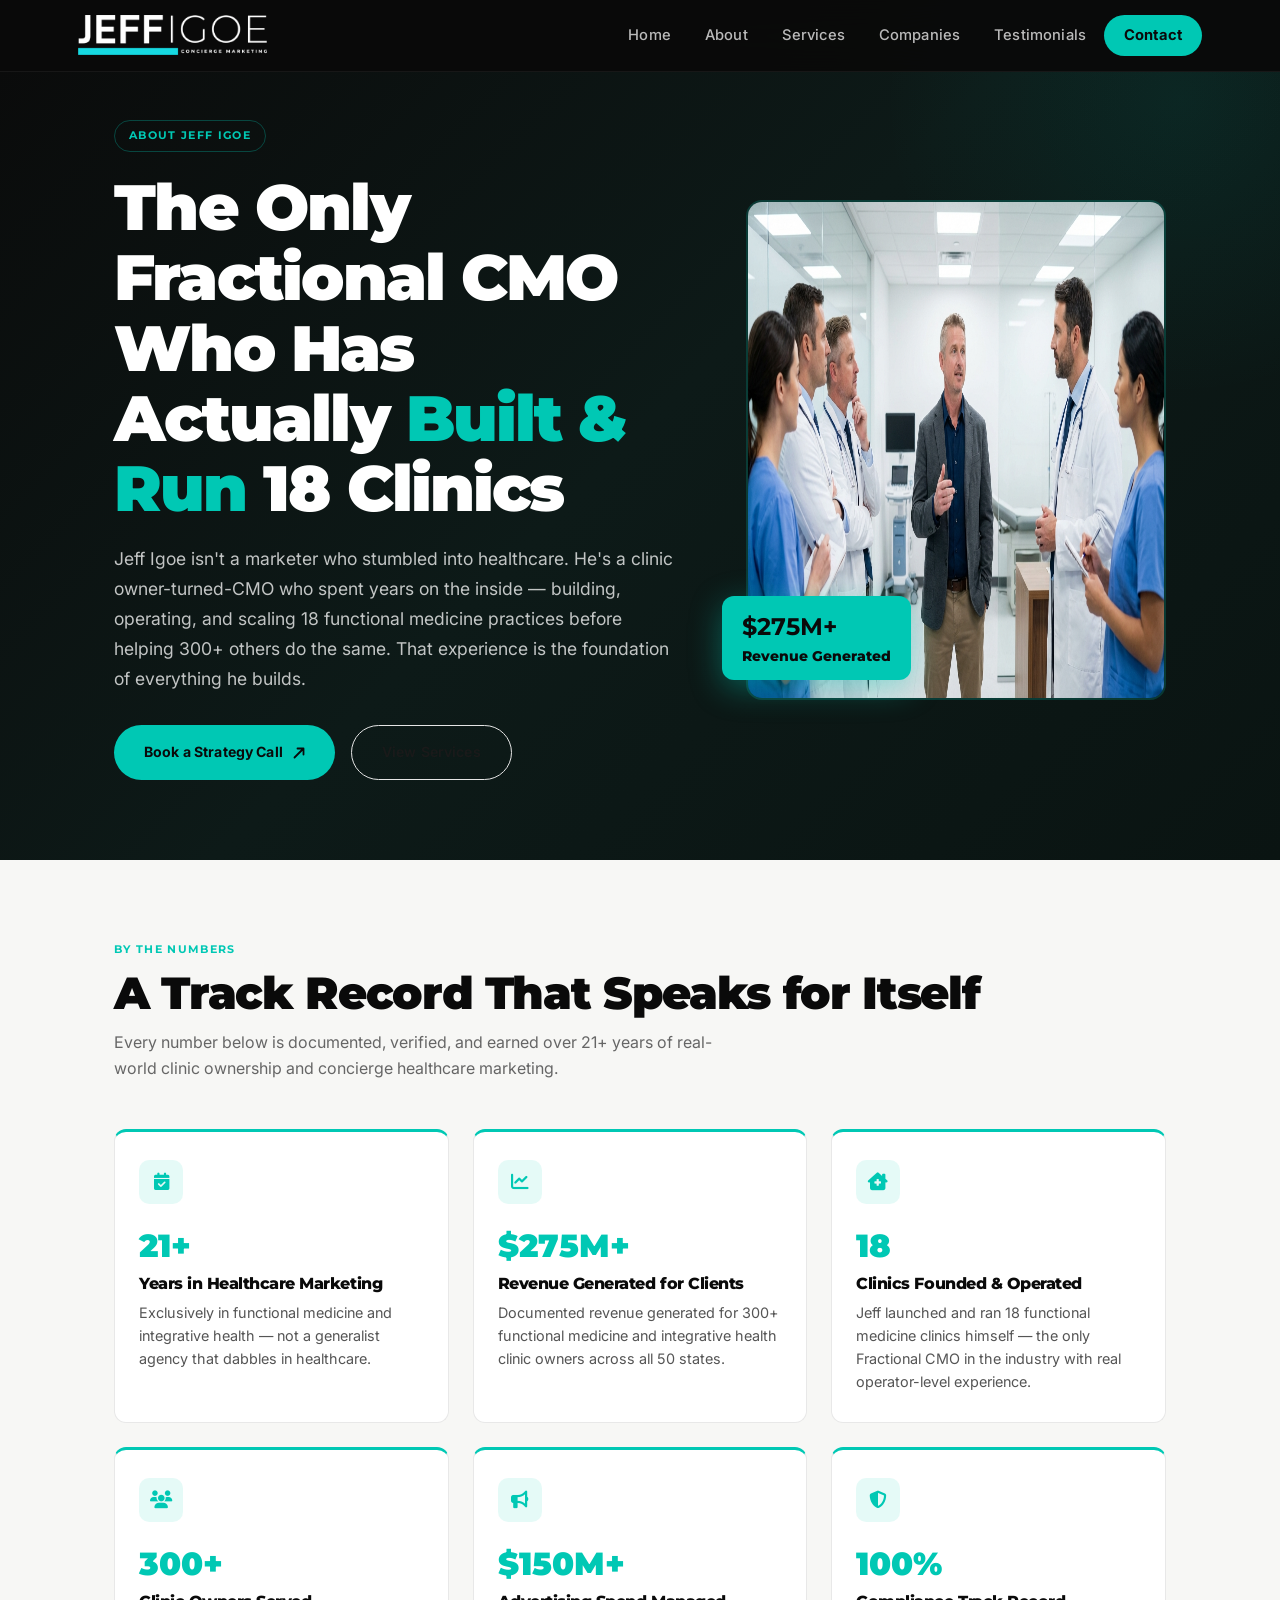
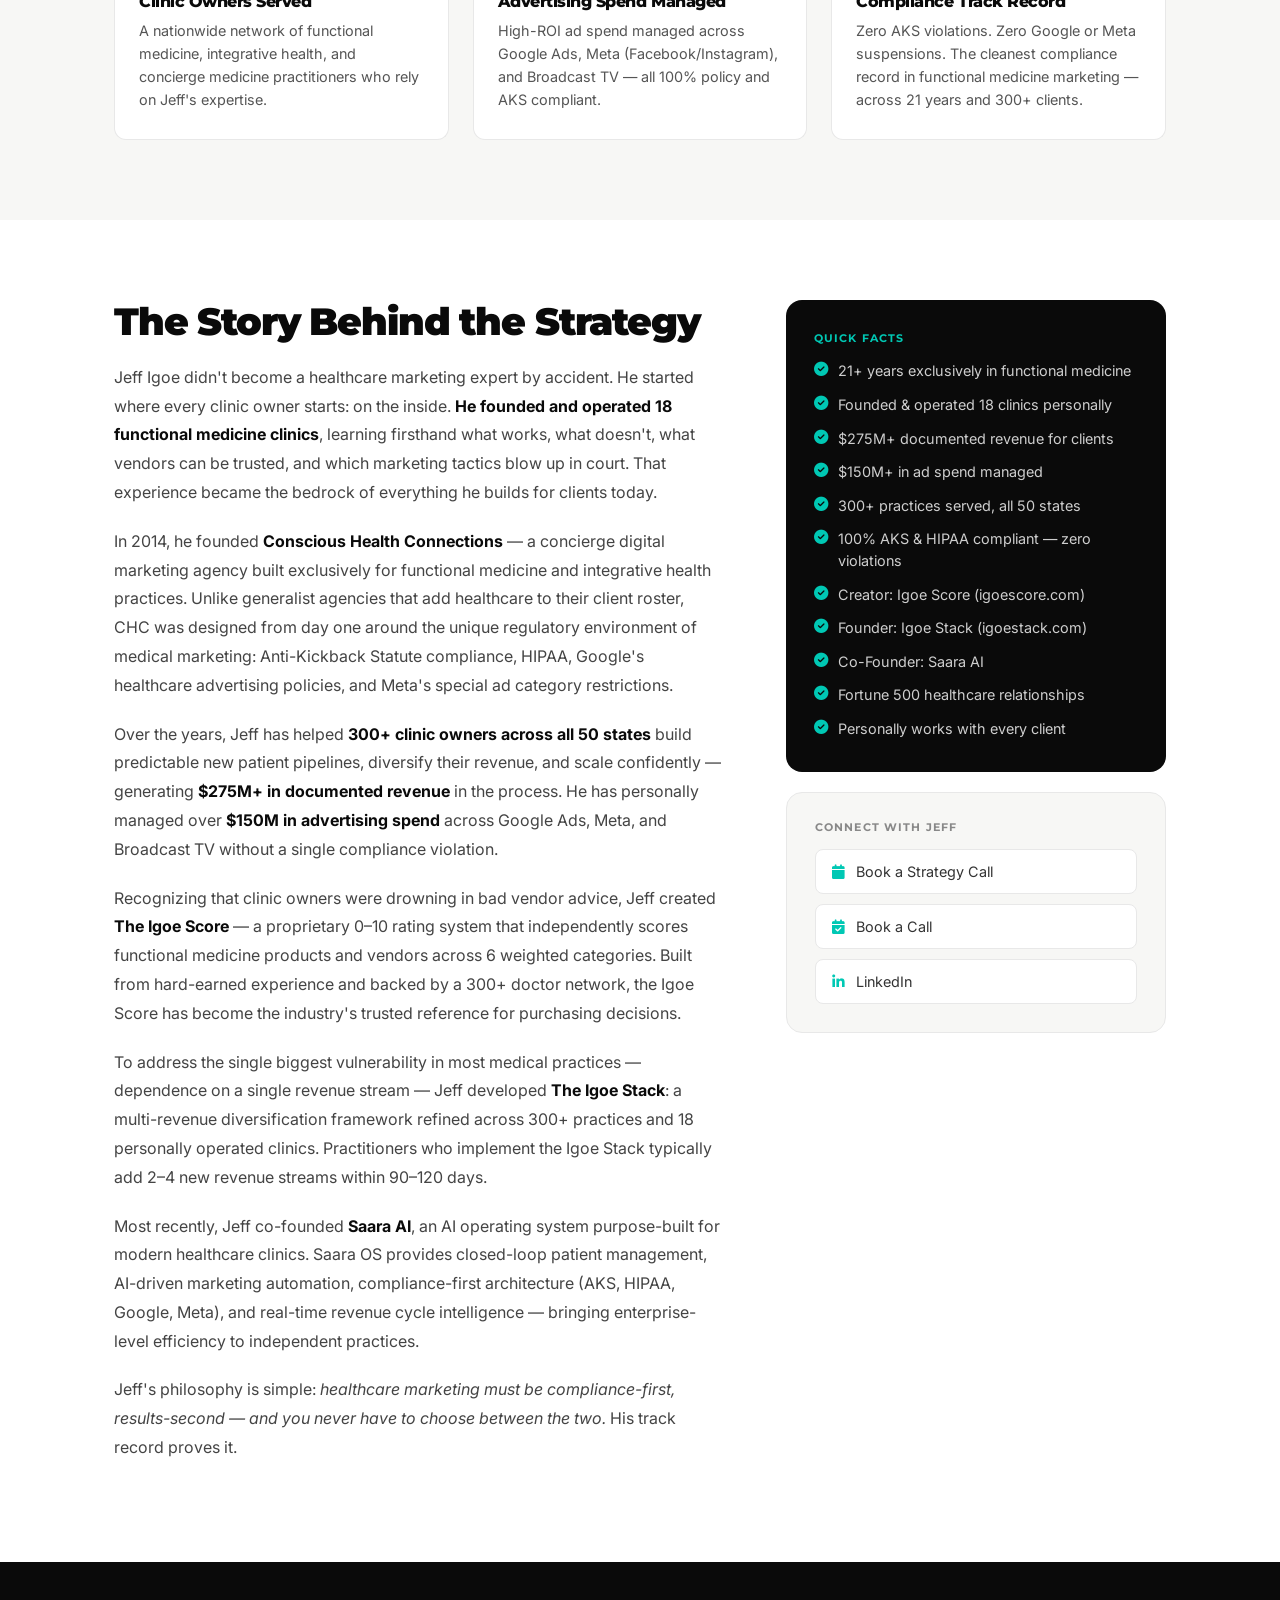
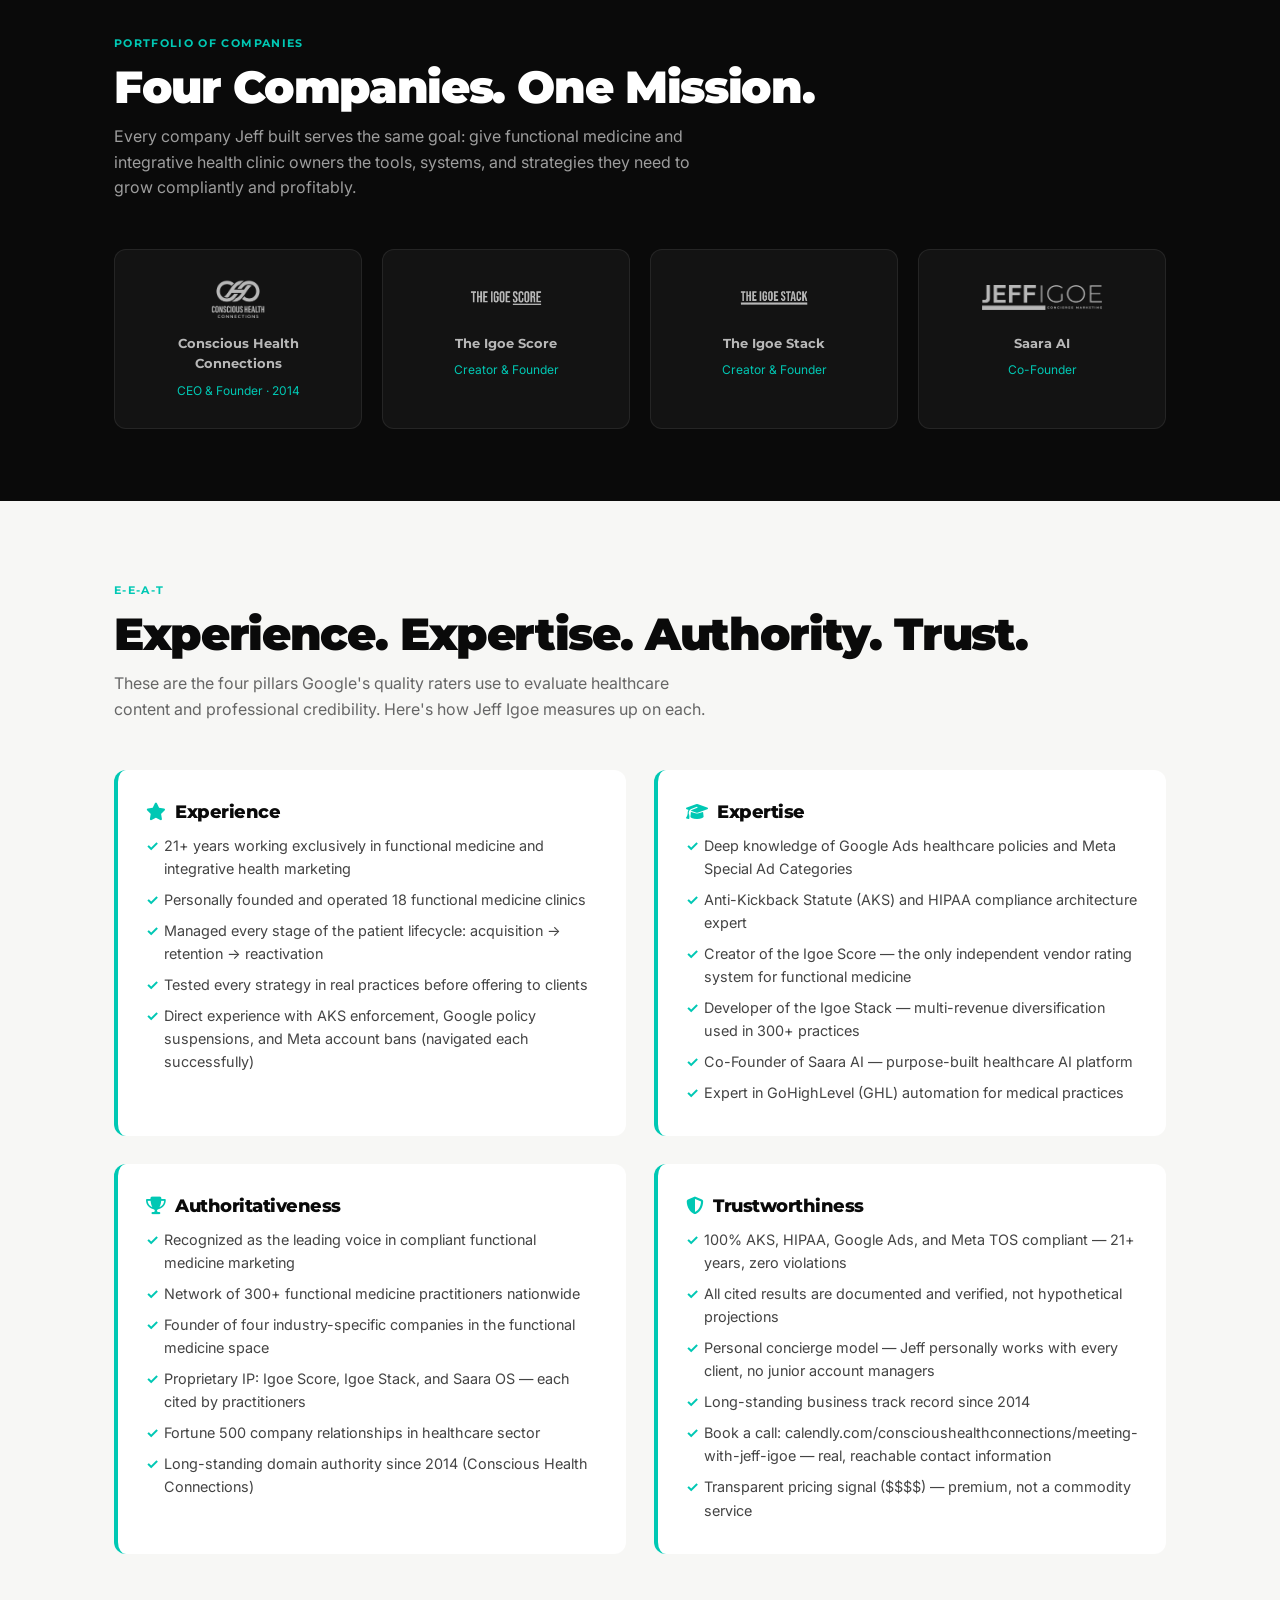
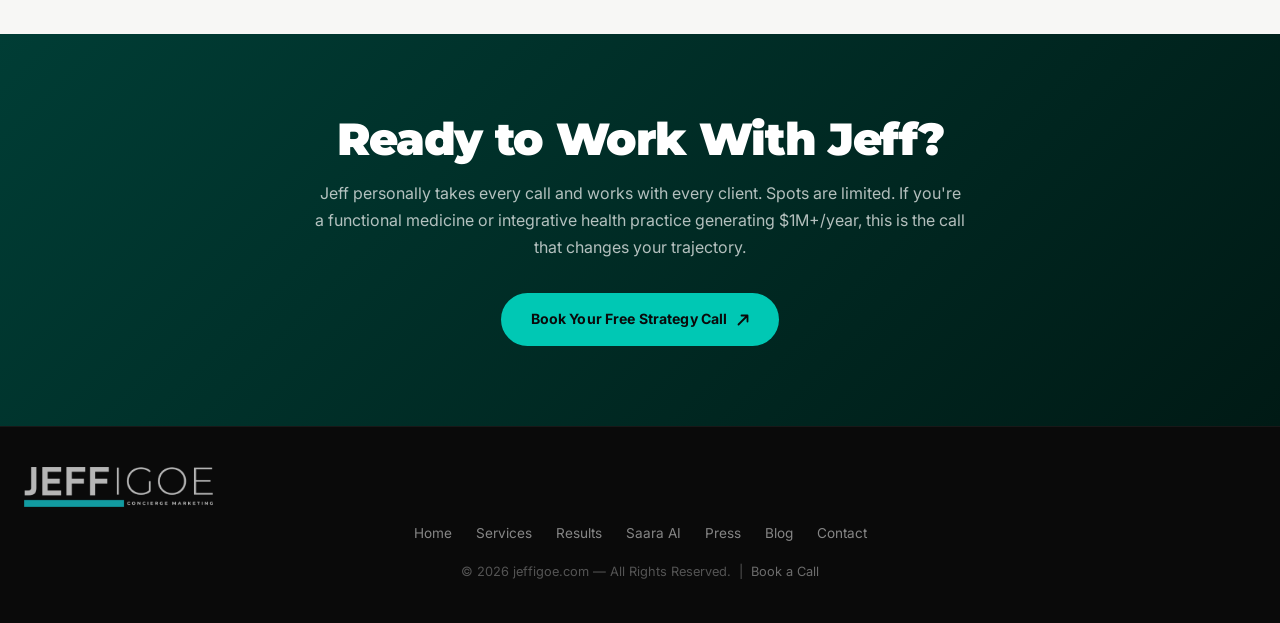
<file: about.html>
<!DOCTYPE html>
<html lang="en-US" prefix="og: https://ogp.me/ns#">
<head>
  <meta charset="UTF-8" />
  <meta name="viewport" content="width=device-width, initial-scale=1.0" />

  <!-- ═══════════════════════════════════════════════════
       PRIMARY SEO META TAGS — ABOUT JEFF IGOE
  ═══════════════════════════════════════════════════ -->
  <title>About Jeff Igoe | Fractional CMO, 21+ Years Healthcare Marketing | $275M+ Revenue Generated</title>
  <meta name="description" content="Learn about Jeff Igoe — America's leading Fractional CMO for functional medicine clinics. 21+ years. 300+ practices. $275M+ revenue generated. Founder of Conscious Health Connections, creator of the Igoe Score and Igoe Stack, co-founder of Saara AI." />
  <meta name="keywords" content="Jeff Igoe biography, Jeff Igoe healthcare marketing, who is Jeff Igoe, Jeff Igoe fractional CMO, functional medicine marketing expert, Conscious Health Connections founder, Igoe Score creator, Igoe Stack developer, Saara AI co-founder, healthcare marketing credentials" />
  <meta name="author" content="Jeff Igoe" />
  <meta name="robots" content="index, follow, max-image-preview:large, max-snippet:-1, max-video-preview:-1" />
  <link rel="canonical" href="https://www.jeffigoe.com/about.html" />

  <!-- Google Analytics 4 -->
  <script async src="https://www.googletagmanager.com/gtag/js?id=G-6Q5QRYRSZF"></script>
  <script>
    window.dataLayer = window.dataLayer || [];
    function gtag(){dataLayer.push(arguments);}
    gtag('js', new Date());
    gtag('config', 'G-6Q5QRYRSZF', { page_title: document.title, page_location: window.location.href });
  </script>

  <!-- ═══════════════════════════════════════════════════
       OPEN GRAPH
  ═══════════════════════════════════════════════════ -->
  <meta property="og:type"        content="profile" />
  <meta property="og:url"         content="https://www.jeffigoe.com/about.html" />
  <meta property="og:site_name"   content="Jeff Igoe — Fractional CMO" />
  <meta property="og:title"       content="About Jeff Igoe | America's Leading Fractional CMO for Functional Medicine" />
  <meta property="og:description" content="21+ years. 300+ practices. $275M+ revenue. Jeff Igoe is the only healthcare marketing strategist who founded and operated 18 functional medicine clinics himself." />
  <meta property="og:image"       content="https://www.jeffigoe.com/images/jeff-talking-to-doctors-ai.png" />
  <meta property="og:image:width" content="1200" />
  <meta property="og:image:height" content="630" />
  <meta property="og:image:alt"   content="Jeff Igoe, Fractional CMO for functional medicine clinics" />
  <meta property="og:locale"      content="en_US" />
  <meta property="profile:first_name" content="Jeff" />
  <meta property="profile:last_name"  content="Igoe" />
  <meta property="profile:username"   content="jeffigoe" />

  <!-- ═══════════════════════════════════════════════════
       TWITTER / X CARD
  ═══════════════════════════════════════════════════ -->
  <meta name="twitter:card"        content="summary_large_image" />
  <meta name="twitter:site"        content="@jeffigoe" />
  <meta name="twitter:creator"     content="@jeffigoe" />
  <meta name="twitter:title"       content="About Jeff Igoe | Fractional CMO, Healthcare Marketing Expert" />
  <meta name="twitter:description" content="21+ years. $275M+ revenue generated. Founder of Conscious Health Connections, Igoe Score, Igoe Stack. Co-Founder Saara AI." />
  <meta name="twitter:image"       content="https://www.jeffigoe.com/images/jeff-talking-to-doctors-ai.png" />

  <!-- Entity Signals -->
  <link rel="author" href="https://www.jeffigoe.com/about.html" />
  <link rel="me" href="https://www.linkedin.com/in/jeffigoe/" />
  <link rel="alternate" type="text/plain" href="https://www.jeffigoe.com/llms.txt" />
  <link rel="alternate" hreflang="en-US" href="https://www.jeffigoe.com/about.html" />

  <!-- Dublin Core -->
  <meta name="DC.title" content="About Jeff Igoe — Fractional CMO & Healthcare Marketing Expert" />
  <meta name="DC.creator" content="Jeff Igoe" />
  <meta name="DC.subject" content="Biography, Healthcare Marketing, Fractional CMO, Functional Medicine" />
  <meta name="DC.description" content="Full professional biography and credential record of Jeff Igoe." />
  <meta name="DC.type" content="Text" />
  <meta name="DC.identifier" content="https://www.jeffigoe.com/about.html" />
  <meta name="DC.language" content="en-US" />

  <!-- Geo -->
  <meta name="geo.region" content="US" />
  <meta name="geo.placename" content="United States" />
  <meta name="coverage" content="Nationwide" />

  <!-- Misc -->
  <meta name="theme-color" content="#00c8b4" />
  <link rel="icon" href="images/fav.webp" />
  <link rel="apple-touch-icon" href="images/fav.webp" />

  <!-- Performance -->
  <link rel="preconnect" href="https://fonts.googleapis.com" />
  <link rel="preconnect" href="https://fonts.gstatic.com" crossorigin />
  <link rel="preconnect" href="https://cdn.jsdelivr.net" crossorigin />
  <link rel="dns-prefetch" href="https://calendly.com" />
  <link rel="preload" as="image" href="images/jeff-talking-to-doctors-ai.png" />

  <!-- Fonts & Icons -->
  <link href="https://fonts.googleapis.com/css2?family=Inter:wght@300;400;500;600;700;800;900&family=Montserrat:wght@400;600;700;800;900&family=Playfair+Display:ital,wght@0,600;0,700;1,600&display=swap" rel="stylesheet" />
  <link rel="stylesheet" href="https://cdn.jsdelivr.net/npm/@fortawesome/fontawesome-free@6.5.0/css/all.min.css" />
  <link rel="stylesheet" href="css/style.css" />

  <!-- ═══════════════════════════════════════════════════
       JSON-LD STRUCTURED DATA — ABOUT PAGE
       Covers: WebPage, Person (full E-E-A-T), BreadcrumbList,
               ProfilePage, ItemList credentials
  ═══════════════════════════════════════════════════ -->
  <script type="application/ld+json">
  {
    "@context": "https://schema.org",
    "@graph": [

      {
        "@type": "ProfilePage",
        "@id": "https://www.jeffigoe.com/about.html#webpage",
        "url": "https://www.jeffigoe.com/about.html",
        "name": "About Jeff Igoe | Fractional CMO, 21+ Years Healthcare Marketing",
        "description": "Full professional biography, credentials, and authority record for Jeff Igoe — America's leading Fractional CMO for functional medicine clinics.",
        "isPartOf": { "@id": "https://www.jeffigoe.com/#website" },
        "about": { "@id": "https://www.jeffigoe.com/#person" },
        "mainEntity": { "@id": "https://www.jeffigoe.com/#person" },
        "primaryImageOfPage": {
          "@type": "ImageObject",
          "url": "https://www.jeffigoe.com/images/jeff-talking-to-doctors-ai.png",
          "width": 1200, "height": 800
        },
        "datePublished": "2026-03-13",
        "dateModified": "2026-03-13",
        "breadcrumb": { "@id": "https://www.jeffigoe.com/about.html#breadcrumb" },
        "inLanguage": "en-US",
        "speakable": {
          "@type": "SpeakableSpecification",
          "cssSelector": [".ab-hero-title", ".ab-lead", ".ab-bio p", ".credential-card h3"]
        }
      },

      {
        "@type": "BreadcrumbList",
        "@id": "https://www.jeffigoe.com/about.html#breadcrumb",
        "itemListElement": [
          { "@type": "ListItem", "position": 1, "name": "Home", "item": "https://www.jeffigoe.com/" },
          { "@type": "ListItem", "position": 2, "name": "About Jeff Igoe", "item": "https://www.jeffigoe.com/about.html" }
        ]
      },

      {
        "@type": "Person",
        "@id": "https://www.jeffigoe.com/#person",
        "name": "Jeff Igoe",
        "givenName": "Jeff",
        "familyName": "Igoe",
        "jobTitle": "Fractional CMO, Healthcare Marketing Strategist, Entrepreneur",
        "description": "Jeff Igoe is a strategic marketing operations leader and Fractional CMO with 21+ years of experience in functional medicine and integrative health. He has generated $275M+ in revenue for 300+ clinic owners across all 50 states, managed $150M+ in advertising spend, and personally founded and operated 18 functional medicine clinics. He is the Founder of Conscious Health Connections (2014), Creator of the Igoe Score, Developer of the Igoe Stack, and Co-Founder of Saara AI.",
        "url": "https://www.jeffigoe.com/",
        "sameAs": [
          "https://www.linkedin.com/in/jeffigoe",
          "https://chealthconnections.com",
          "https://igoescore.com",
          "https://igoestack.com",
          "https://www.jeffigoe.com/about.html"
        ],
        "image": {
          "@type": "ImageObject",
          "url": "https://www.jeffigoe.com/images/jeff-talking-to-doctors-ai.png",
          "width": 1200, "height": 800
        },
        "nationality": { "@type": "Country", "name": "United States" },
        "address": { "@type": "PostalAddress", "addressCountry": "US", "addressRegion": "Nationwide" },
        "knowsAbout": [
          "Fractional CMO Services",
          "Functional Medicine Marketing",
          "Integrative Health Clinic Growth",
          "New Patient Acquisition",
          "Google Ads for Healthcare",
          "Meta Advertising for Medical Practices",
          "Broadcast TV Advertising for Clinics",
          "GoHighLevel Automation",
          "Anti-Kickback Statute Compliance",
          "HIPAA Compliant Marketing",
          "Revenue Cycle Management",
          "Healthcare AI",
          "Medical Practice Revenue Diversification",
          "The Igoe Score Rating System",
          "The Igoe Stack Framework"
        ],
        "hasCredential": [
          {
            "@type": "EducationalOccupationalCredential",
            "credentialCategory": "expertise",
            "name": "21+ Years Healthcare Marketing Leadership",
            "description": "Over two decades of hands-on experience in functional medicine and integrative health practice marketing, patient acquisition, and revenue generation."
          },
          {
            "@type": "EducationalOccupationalCredential",
            "credentialCategory": "achievement",
            "name": "$275M+ Revenue Generated for Physicians",
            "description": "Personally responsible for generating over $275 million in verified revenue for 300+ functional medicine and integrative health clinic owners across all 50 states."
          },
          {
            "@type": "EducationalOccupationalCredential",
            "credentialCategory": "achievement",
            "name": "Founder & Operator of 18 Functional Medicine Clinics",
            "description": "Launched and operated 18 functional medicine clinics, providing unmatched first-hand experience in clinic operations, patient acquisition, and profitability."
          },
          {
            "@type": "EducationalOccupationalCredential",
            "credentialCategory": "achievement",
            "name": "$150M+ in Advertising Spend Managed",
            "description": "Managed over $150 million in performance advertising across Google Ads, Meta (Facebook/Instagram), and Broadcast TV for functional medicine and integrative health clinic clients."
          },
          {
            "@type": "EducationalOccupationalCredential",
            "credentialCategory": "achievement",
            "name": "100% AKS & HIPAA Compliance Track Record",
            "description": "Maintained a perfect compliance record — zero Anti-Kickback Statute violations, zero Google or Meta account suspensions — across 21+ years and 300+ client engagements."
          }
        ],
        "worksFor": { "@id": "https://chealthconnections.com/#organization" },
        "founder": [
          { "@id": "https://chealthconnections.com/#organization" },
          { "@id": "https://igoescore.com/#organization" },
          { "@id": "https://igoestack.com/#organization" }
        ]
      }

    ]
  }
  </script>

  <style>
    /* ── About Page specific overrides ── */
    .ab-hero {
      background: linear-gradient(135deg, #0a0a0a 0%, #0d1a18 50%, #0a1412 100%);
      padding: 120px 0 80px;
      position: relative;
      overflow: hidden;
    }
    .ab-hero::before {
      content: '';
      position: absolute;
      top: -200px; right: -200px;
      width: 600px; height: 600px;
      background: radial-gradient(circle, rgba(0,200,180,.08) 0%, transparent 70%);
      pointer-events: none;
    }
    .ab-hero-inner {
      max-width: 1100px;
      margin: 0 auto;
      padding: 0 24px;
      display: grid;
      grid-template-columns: 1fr 420px;
      gap: 64px;
      align-items: center;
    }
    .ab-eyebrow {
      display: inline-block;
      font-family: 'Montserrat', sans-serif;
      font-size: .7rem;
      font-weight: 700;
      letter-spacing: .12em;
      text-transform: uppercase;
      color: #00c8b4;
      border: 1px solid rgba(0,200,180,.3);
      padding: 6px 14px;
      border-radius: 40px;
      margin-bottom: 20px;
    }
    .ab-hero-title {
      font-family: 'Montserrat', sans-serif;
      font-size: clamp(2.4rem, 5vw, 4rem);
      font-weight: 900;
      color: #fff;
      line-height: 1.1;
      margin-bottom: 20px;
    }
    .ab-hero-title span { color: #00c8b4; }
    .ab-lead {
      font-size: 1.1rem;
      color: rgba(255,255,255,.75);
      line-height: 1.7;
      margin-bottom: 32px;
      max-width: 580px;
    }
    .ab-cta-row { display: flex; gap: 16px; flex-wrap: wrap; }
    .ab-photo-wrap {
      position: relative;
    }
    .ab-photo-wrap img {
      width: 100%;
      border-radius: 16px;
      display: block;
      border: 2px solid rgba(0,200,180,.2);
    }
    .ab-stats-badge {
      position: absolute;
      bottom: 20px; left: -24px;
      background: #00c8b4;
      color: #0a0a0a;
      font-family: 'Montserrat', sans-serif;
      font-weight: 800;
      font-size: .85rem;
      padding: 12px 20px;
      border-radius: 12px;
      box-shadow: 0 8px 32px rgba(0,200,180,.4);
    }
    .ab-stats-badge strong { display: block; font-size: 1.5rem; }

    /* Credentials grid */
    .ab-credentials {
      background: #f7f7f5;
      padding: 80px 0;
    }
    .ab-credentials-inner {
      max-width: 1100px;
      margin: 0 auto;
      padding: 0 24px;
    }
    .ab-section-label {
      font-family: 'Montserrat', sans-serif;
      font-size: .7rem;
      font-weight: 700;
      letter-spacing: .12em;
      text-transform: uppercase;
      color: #00c8b4;
      margin-bottom: 8px;
    }
    .ab-section-title {
      font-family: 'Montserrat', sans-serif;
      font-size: clamp(1.8rem, 4vw, 2.8rem);
      font-weight: 900;
      color: #0a0a0a;
      margin-bottom: 12px;
    }
    .ab-section-sub {
      font-size: 1rem;
      color: #666;
      max-width: 600px;
      margin-bottom: 48px;
      line-height: 1.6;
    }
    .credential-grid {
      display: grid;
      grid-template-columns: repeat(3, 1fr);
      gap: 24px;
    }
    .credential-card {
      background: #fff;
      border: 1px solid #e8e8e8;
      border-radius: 12px;
      padding: 28px 24px;
      border-top: 3px solid #00c8b4;
      transition: box-shadow .2s, transform .2s;
    }
    .credential-card:hover {
      box-shadow: 0 8px 32px rgba(0,0,0,.08);
      transform: translateY(-2px);
    }
    .credential-icon {
      width: 44px; height: 44px;
      background: rgba(0,200,180,.1);
      border-radius: 10px;
      display: flex; align-items: center; justify-content: center;
      color: #00c8b4;
      font-size: 1.1rem;
      margin-bottom: 16px;
    }
    .credential-card h3 {
      font-family: 'Montserrat', sans-serif;
      font-size: 1rem;
      font-weight: 800;
      color: #0a0a0a;
      margin-bottom: 8px;
    }
    .credential-card p {
      font-size: .9rem;
      color: #555;
      line-height: 1.6;
      margin: 0;
    }
    .credential-number {
      font-family: 'Montserrat', sans-serif;
      font-size: 2rem;
      font-weight: 900;
      color: #00c8b4;
      margin-bottom: 4px;
    }

    /* Bio section */
    .ab-bio-section {
      background: #fff;
      padding: 80px 0;
    }
    .ab-bio-inner {
      max-width: 1100px;
      margin: 0 auto;
      padding: 0 24px;
      display: grid;
      grid-template-columns: 1fr 380px;
      gap: 64px;
      align-items: start;
    }
    .ab-bio h2 {
      font-family: 'Montserrat', sans-serif;
      font-size: clamp(1.6rem, 3.5vw, 2.4rem);
      font-weight: 900;
      color: #0a0a0a;
      margin-bottom: 20px;
    }
    .ab-bio p {
      font-size: 1rem;
      color: #444;
      line-height: 1.8;
      margin-bottom: 20px;
    }
    .ab-bio p strong { color: #0a0a0a; }
    .ab-bio-sidebar {
      position: sticky;
      top: 100px;
    }
    .ab-fact-card {
      background: #0a0a0a;
      border-radius: 16px;
      padding: 32px 28px;
      color: #fff;
      margin-bottom: 20px;
    }
    .ab-fact-card h4 {
      font-family: 'Montserrat', sans-serif;
      font-size: .7rem;
      font-weight: 700;
      letter-spacing: .1em;
      text-transform: uppercase;
      color: #00c8b4;
      margin-bottom: 16px;
    }
    .ab-fact-list {
      list-style: none;
      padding: 0; margin: 0;
      display: flex; flex-direction: column; gap: 12px;
    }
    .ab-fact-list li {
      display: flex;
      align-items: flex-start;
      gap: 10px;
      font-size: .9rem;
      color: rgba(255,255,255,.8);
      line-height: 1.5;
    }
    .ab-fact-list li i { color: #00c8b4; margin-top: 2px; flex-shrink: 0; }
    .ab-contact-card {
      background: #f7f7f5;
      border-radius: 16px;
      padding: 28px;
      border: 1px solid #e8e8e8;
    }
    .ab-contact-card h4 {
      font-family: 'Montserrat', sans-serif;
      font-size: .7rem;
      font-weight: 700;
      letter-spacing: .1em;
      text-transform: uppercase;
      color: #888;
      margin-bottom: 16px;
    }
    .ab-contact-links { display: flex; flex-direction: column; gap: 10px; }
    .ab-contact-link {
      display: flex;
      align-items: center;
      gap: 10px;
      font-size: .9rem;
      color: #333;
      text-decoration: none;
      padding: 10px 14px;
      background: #fff;
      border: 1px solid #e8e8e8;
      border-radius: 8px;
      transition: border-color .2s, color .2s;
    }
    .ab-contact-link:hover { border-color: #00c8b4; color: #00c8b4; }
    .ab-contact-link i { color: #00c8b4; width: 16px; text-align: center; }

    /* Companies strip */
    .ab-companies {
      background: #0a0a0a;
      padding: 72px 0;
    }
    .ab-companies-inner {
      max-width: 1100px;
      margin: 0 auto;
      padding: 0 24px;
    }
    .ab-companies-inner .ab-section-title { color: #fff; }
    .ab-companies-inner .ab-section-sub { color: rgba(255,255,255,.6); }
    .ab-companies-grid {
      display: grid;
      grid-template-columns: repeat(4, 1fr);
      gap: 20px;
    }
    .ab-co-card {
      background: rgba(255,255,255,.04);
      border: 1px solid rgba(255,255,255,.08);
      border-radius: 12px;
      padding: 28px 20px;
      text-align: center;
      transition: border-color .2s, background .2s;
      text-decoration: none;
    }
    .ab-co-card:hover {
      border-color: rgba(0,200,180,.4);
      background: rgba(0,200,180,.05);
    }
    .ab-co-logo {
      height: 40px;
      width: auto;
      max-width: 120px;
      object-fit: contain;
      margin: 0 auto 16px;
      display: block;
      filter: brightness(0) invert(1) opacity(.7);
    }
    .ab-co-card:hover .ab-co-logo { filter: brightness(0) invert(1) opacity(1); }
    .ab-co-name {
      font-family: 'Montserrat', sans-serif;
      font-size: .8rem;
      font-weight: 700;
      color: rgba(255,255,255,.7);
      margin-bottom: 6px;
    }
    .ab-co-role {
      font-size: .75rem;
      color: #00c8b4;
    }

    /* EEAT section */
    .ab-eeat {
      background: #f7f7f5;
      padding: 80px 0;
    }
    .ab-eeat-inner {
      max-width: 1100px;
      margin: 0 auto;
      padding: 0 24px;
    }
    .ab-eeat-grid {
      display: grid;
      grid-template-columns: repeat(2, 1fr);
      gap: 28px;
      margin-top: 40px;
    }
    .ab-eeat-card {
      background: #fff;
      border-radius: 12px;
      padding: 32px 28px;
      border-left: 4px solid #00c8b4;
    }
    .ab-eeat-card h3 {
      font-family: 'Montserrat', sans-serif;
      font-size: 1.1rem;
      font-weight: 800;
      color: #0a0a0a;
      margin-bottom: 12px;
      display: flex; align-items: center; gap: 10px;
    }
    .ab-eeat-card h3 i { color: #00c8b4; }
    .ab-eeat-card ul {
      list-style: none;
      padding: 0; margin: 0;
      display: flex; flex-direction: column; gap: 8px;
    }
    .ab-eeat-card ul li {
      font-size: .9rem;
      color: #444;
      line-height: 1.6;
      padding-left: 18px;
      position: relative;
    }
    .ab-eeat-card ul li::before {
      content: '✓';
      position: absolute; left: 0;
      color: #00c8b4;
      font-weight: 700;
    }

    /* CTA section */
    .ab-cta {
      background: linear-gradient(135deg, #003d35 0%, #001a15 100%);
      padding: 80px 0;
      text-align: center;
    }
    .ab-cta-inner {
      max-width: 700px;
      margin: 0 auto;
      padding: 0 24px;
    }
    .ab-cta h2 {
      font-family: 'Montserrat', sans-serif;
      font-size: clamp(1.8rem, 4vw, 2.8rem);
      font-weight: 900;
      color: #fff;
      margin-bottom: 16px;
    }
    .ab-cta p {
      color: rgba(255,255,255,.7);
      font-size: 1rem;
      line-height: 1.7;
      margin-bottom: 32px;
    }
    .ab-cta-btns { display: flex; gap: 16px; justify-content: center; flex-wrap: wrap; }

    /* Responsive */
    @media (max-width: 900px) {
      .ab-hero-inner { grid-template-columns: 1fr; }
      .ab-photo-wrap { max-width: 400px; margin: 0 auto; }
      .ab-bio-inner { grid-template-columns: 1fr; }
      .ab-bio-sidebar { position: static; }
      .credential-grid { grid-template-columns: repeat(2, 1fr); }
      .ab-companies-grid { grid-template-columns: repeat(2, 1fr); }
      .ab-eeat-grid { grid-template-columns: 1fr; }
    }
    @media (max-width: 600px) {
      .credential-grid { grid-template-columns: 1fr; }
      .ab-companies-grid { grid-template-columns: repeat(2, 1fr); }
    }
  </style>
</head>
<body>

<!-- ████  NAVBAR  ████ -->
<header id="navbar" role="banner" aria-label="Main navigation" itemscope itemtype="https://schema.org/SiteNavigationElement">
  <div class="nav-wrap">
    <a href="index.html" class="nav-brand">
      <img src="images/jeff-igoe-logo-white.webp" alt="Jeff Igoe — Fractional CMO" width="180" height="40" style="height:40px;width:auto;max-width:200px;object-fit:contain;" />
    </a>
    <nav class="nav-links" id="navLinks">
      <a href="index.html"          class="nl">Home</a>
      <a href="index.html#about"    class="nl">About</a>
      <a href="index.html#services" class="nl">Services</a>
      <a href="index.html#portfolio" class="nl">Companies</a>
      <a href="index.html#testimonials" class="nl">Testimonials</a>
      
      <a href="index.html#contact"  class="nl nl-cta">Contact</a>
    </nav>
    <button class="nav-burger" id="navBurger" aria-label="Menu">
      <span></span><span></span><span></span>
    </button>
  </div>
</header>

<!-- ████  HERO  ████ -->
<section class="ab-hero" role="main" aria-label="About Jeff Igoe" itemscope itemtype="https://schema.org/Person">
  <meta itemprop="name" content="Jeff Igoe" />
  <meta itemprop="jobTitle" content="Fractional CMO, Healthcare Marketing Strategist" />
  <meta itemprop="url" content="https://www.jeffigoe.com/" />
  <div class="ab-hero-inner">
    <div class="ab-hero-text">
      <span class="ab-eyebrow">About Jeff Igoe</span>
      <h1 class="ab-hero-title">The Only Fractional CMO Who Has Actually <span>Built & Run</span> 18 Clinics</h1>
      <p class="ab-lead">
        Jeff Igoe isn't a marketer who stumbled into healthcare. He's a clinic owner-turned-CMO who spent years on the inside — building, operating, and scaling 18 functional medicine practices before helping 300+ others do the same. That experience is the foundation of everything he builds.
      </p>
      <div class="ab-cta-row">
        <a href="https://calendly.com/conscioushealthconnections/meeting-with-jeff-igoe" target="_blank" rel="noopener" class="btn-primary" itemprop="url">
          Book a Strategy Call
          <svg width="12" height="12" viewBox="0 0 12 12"><path d="M10.5 1.5L1.5 10.5M10.5 1.5H4.5M10.5 1.5V7.5" stroke="currentColor" stroke-width="1.8" stroke-linecap="round" stroke-linejoin="round"/></svg>
        </a>
        <a href="index.html#services" class="btn-ghost">View Services</a>
      </div>
    </div>
    <div class="ab-photo-wrap">
      <img src="images/jeff-talking-to-doctors-ai.png"
           alt="Jeff Igoe — Fractional CMO presenting marketing strategy to functional medicine doctors"
           width="420" height="500"
           loading="eager"
           itemprop="image" />
      <div class="ab-stats-badge">
        <strong>$275M+</strong>Revenue Generated
      </div>
    </div>
  </div>
</section>

<!-- ████  CREDENTIALS  ████ -->
<section class="ab-credentials" aria-label="Jeff Igoe credentials and achievements">
  <div class="ab-credentials-inner">
    <p class="ab-section-label">By the Numbers</p>
    <h2 class="ab-section-title">A Track Record That Speaks for Itself</h2>
    <p class="ab-section-sub">Every number below is documented, verified, and earned over 21+ years of real-world clinic ownership and concierge healthcare marketing.</p>
    <div class="credential-grid" role="list">
      <div class="credential-card" role="listitem">
        <div class="credential-icon"><i class="fa-solid fa-calendar-check" aria-hidden="true"></i></div>
        <div class="credential-number">21+</div>
        <h3>Years in Healthcare Marketing</h3>
        <p>Exclusively in functional medicine and integrative health — not a generalist agency that dabbles in healthcare.</p>
      </div>
      <div class="credential-card" role="listitem">
        <div class="credential-icon"><i class="fa-solid fa-chart-line" aria-hidden="true"></i></div>
        <div class="credential-number">$275M+</div>
        <h3>Revenue Generated for Clients</h3>
        <p>Documented revenue generated for 300+ functional medicine and integrative health clinic owners across all 50 states.</p>
      </div>
      <div class="credential-card" role="listitem">
        <div class="credential-icon"><i class="fa-solid fa-clinic-medical" aria-hidden="true"></i></div>
        <div class="credential-number">18</div>
        <h3>Clinics Founded & Operated</h3>
        <p>Jeff launched and ran 18 functional medicine clinics himself — the only Fractional CMO in the industry with real operator-level experience.</p>
      </div>
      <div class="credential-card" role="listitem">
        <div class="credential-icon"><i class="fa-solid fa-users" aria-hidden="true"></i></div>
        <div class="credential-number">300+</div>
        <h3>Clinic Owners Served</h3>
        <p>A nationwide network of functional medicine, integrative health, and concierge medicine practitioners who rely on Jeff's expertise.</p>
      </div>
      <div class="credential-card" role="listitem">
        <div class="credential-icon"><i class="fa-solid fa-bullhorn" aria-hidden="true"></i></div>
        <div class="credential-number">$150M+</div>
        <h3>Advertising Spend Managed</h3>
        <p>High-ROI ad spend managed across Google Ads, Meta (Facebook/Instagram), and Broadcast TV — all 100% policy and AKS compliant.</p>
      </div>
      <div class="credential-card" role="listitem">
        <div class="credential-icon"><i class="fa-solid fa-shield-halved" aria-hidden="true"></i></div>
        <div class="credential-number">100%</div>
        <h3>Compliance Track Record</h3>
        <p>Zero AKS violations. Zero Google or Meta suspensions. The cleanest compliance record in functional medicine marketing — across 21 years and 300+ clients.</p>
      </div>
    </div>
  </div>
</section>

<!-- ████  FULL BIO  ████ -->
<section class="ab-bio-section" aria-label="Jeff Igoe full biography">
  <div class="ab-bio-inner">
    <article class="ab-bio" itemprop="description">
      <h2>The Story Behind the Strategy</h2>
      <p>
        Jeff Igoe didn't become a healthcare marketing expert by accident. He started where every clinic owner starts: on the inside. <strong>He founded and operated 18 functional medicine clinics</strong>, learning firsthand what works, what doesn't, what vendors can be trusted, and which marketing tactics blow up in court. That experience became the bedrock of everything he builds for clients today.
      </p>
      <p>
        In 2014, he founded <strong>Conscious Health Connections</strong> — a concierge digital marketing agency built exclusively for functional medicine and integrative health practices. Unlike generalist agencies that add healthcare to their client roster, CHC was designed from day one around the unique regulatory environment of medical marketing: Anti-Kickback Statute compliance, HIPAA, Google's healthcare advertising policies, and Meta's special ad category restrictions.
      </p>
      <p>
        Over the years, Jeff has helped <strong>300+ clinic owners across all 50 states</strong> build predictable new patient pipelines, diversify their revenue, and scale confidently — generating <strong>$275M+ in documented revenue</strong> in the process. He has personally managed over <strong>$150M in advertising spend</strong> across Google Ads, Meta, and Broadcast TV without a single compliance violation.
      </p>
      <p>
        Recognizing that clinic owners were drowning in bad vendor advice, Jeff created <strong>The Igoe Score</strong> — a proprietary 0–10 rating system that independently scores functional medicine products and vendors across 6 weighted categories. Built from hard-earned experience and backed by a 300+ doctor network, the Igoe Score has become the industry's trusted reference for purchasing decisions.
      </p>
      <p>
        To address the single biggest vulnerability in most medical practices — dependence on a single revenue stream — Jeff developed <strong>The Igoe Stack</strong>: a multi-revenue diversification framework refined across 300+ practices and 18 personally operated clinics. Practitioners who implement the Igoe Stack typically add 2–4 new revenue streams within 90–120 days.
      </p>
      <p>
        Most recently, Jeff co-founded <strong>Saara AI</strong>, an AI operating system purpose-built for modern healthcare clinics. Saara OS provides closed-loop patient management, AI-driven marketing automation, compliance-first architecture (AKS, HIPAA, Google, Meta), and real-time revenue cycle intelligence — bringing enterprise-level efficiency to independent practices.
      </p>
      <p>
        Jeff's philosophy is simple: <em>healthcare marketing must be compliance-first, results-second — and you never have to choose between the two.</em> His track record proves it.
      </p>
    </article>

    <aside class="ab-bio-sidebar">
      <div class="ab-fact-card" role="complementary" aria-label="Quick facts about Jeff Igoe">
        <h4>Quick Facts</h4>
        <ul class="ab-fact-list">
          <li><i class="fa-solid fa-check-circle" aria-hidden="true"></i> 21+ years exclusively in functional medicine</li>
          <li><i class="fa-solid fa-check-circle" aria-hidden="true"></i> Founded &amp; operated 18 clinics personally</li>
          <li><i class="fa-solid fa-check-circle" aria-hidden="true"></i> $275M+ documented revenue for clients</li>
          <li><i class="fa-solid fa-check-circle" aria-hidden="true"></i> $150M+ in ad spend managed</li>
          <li><i class="fa-solid fa-check-circle" aria-hidden="true"></i> 300+ practices served, all 50 states</li>
          <li><i class="fa-solid fa-check-circle" aria-hidden="true"></i> 100% AKS &amp; HIPAA compliant — zero violations</li>
          <li><i class="fa-solid fa-check-circle" aria-hidden="true"></i> Creator: Igoe Score (igoescore.com)</li>
          <li><i class="fa-solid fa-check-circle" aria-hidden="true"></i> Founder: Igoe Stack (igoestack.com)</li>
          <li><i class="fa-solid fa-check-circle" aria-hidden="true"></i> Co-Founder: Saara AI</li>
          <li><i class="fa-solid fa-check-circle" aria-hidden="true"></i> Fortune 500 healthcare relationships</li>
          <li><i class="fa-solid fa-check-circle" aria-hidden="true"></i> Personally works with every client</li>
        </ul>
      </div>
      <div class="ab-contact-card">
        <h4>Connect with Jeff</h4>
        <div class="ab-contact-links">
          <a href="https://calendly.com/conscioushealthconnections/meeting-with-jeff-igoe" target="_blank" rel="noopener" class="ab-contact-link">
            <i class="fa-solid fa-calendar" aria-hidden="true"></i>Book a Strategy Call
          </a>
          <a href="https://calendly.com/conscioushealthconnections/meeting-with-jeff-igoe" target="_blank" rel="noopener" class="ab-contact-link">
            <i class="fa-solid fa-calendar-check" aria-hidden="true"></i>Book a Call
          </a>
          <a href="https://www.linkedin.com/in/jeffigoe/" target="_blank" rel="noopener" class="ab-contact-link">
            <i class="fa-brands fa-linkedin-in" aria-hidden="true"></i>LinkedIn
          </a>
        </div>
      </div>
    </aside>
  </div>
</section>

<!-- ████  COMPANIES  ████ -->
<section class="ab-companies" aria-label="Jeff Igoe companies and ventures">
  <div class="ab-companies-inner">
    <p class="ab-section-label" style="color:#00c8b4;">Portfolio of Companies</p>
    <h2 class="ab-section-title">Four Companies. One Mission.</h2>
    <p class="ab-section-sub">Every company Jeff built serves the same goal: give functional medicine and integrative health clinic owners the tools, systems, and strategies they need to grow compliantly and profitably.</p>
    <div class="ab-companies-grid">
      <a href="https://chealthconnections.com" target="_blank" rel="noopener" class="ab-co-card" aria-label="Conscious Health Connections">
        <img src="images/co-chc-logo.png" alt="Conscious Health Connections logo" class="ab-co-logo" />
        <div class="ab-co-name">Conscious Health Connections</div>
        <div class="ab-co-role">CEO &amp; Founder · 2014</div>
      </a>
      <a href="https://igoescore.com" target="_blank" rel="noopener" class="ab-co-card" aria-label="The Igoe Score">
        <img src="images/co-score-logo-new.png" alt="The Igoe Score logo" class="ab-co-logo" />
        <div class="ab-co-name">The Igoe Score</div>
        <div class="ab-co-role">Creator &amp; Founder</div>
      </a>
      <a href="https://igoestack.com" target="_blank" rel="noopener" class="ab-co-card" aria-label="The Igoe Stack">
        <img src="images/co-stack-logo.png" alt="The Igoe Stack logo" class="ab-co-logo" />
        <div class="ab-co-name">The Igoe Stack</div>
        <div class="ab-co-role">Creator &amp; Founder</div>
      </a>
      <a href="saara.html" class="ab-co-card" aria-label="Saara AI">
        <img src="images/jeff-igoe-logo-white.webp" alt="Saara AI — co-founded by Jeff Igoe" class="ab-co-logo" />
        <div class="ab-co-name">Saara AI</div>
        <div class="ab-co-role">Co-Founder</div>
      </a>
    </div>
  </div>
</section>

<!-- ████  E-E-A-T SIGNALS  ████ -->
<section class="ab-eeat" aria-label="Jeff Igoe expertise and trustworthiness signals">
  <div class="ab-eeat-inner">
    <p class="ab-section-label">E-E-A-T</p>
    <h2 class="ab-section-title">Experience. Expertise. Authority. Trust.</h2>
    <p class="ab-section-sub">These are the four pillars Google's quality raters use to evaluate healthcare content and professional credibility. Here's how Jeff Igoe measures up on each.</p>
    <div class="ab-eeat-grid" role="list">
      <div class="ab-eeat-card" role="listitem">
        <h3><i class="fa-solid fa-star" aria-hidden="true"></i> Experience</h3>
        <ul>
          <li>21+ years working exclusively in functional medicine and integrative health marketing</li>
          <li>Personally founded and operated 18 functional medicine clinics</li>
          <li>Managed every stage of the patient lifecycle: acquisition → retention → reactivation</li>
          <li>Tested every strategy in real practices before offering to clients</li>
          <li>Direct experience with AKS enforcement, Google policy suspensions, and Meta account bans (navigated each successfully)</li>
        </ul>
      </div>
      <div class="ab-eeat-card" role="listitem">
        <h3><i class="fa-solid fa-graduation-cap" aria-hidden="true"></i> Expertise</h3>
        <ul>
          <li>Deep knowledge of Google Ads healthcare policies and Meta Special Ad Categories</li>
          <li>Anti-Kickback Statute (AKS) and HIPAA compliance architecture expert</li>
          <li>Creator of the Igoe Score — the only independent vendor rating system for functional medicine</li>
          <li>Developer of the Igoe Stack — multi-revenue diversification used in 300+ practices</li>
          <li>Co-Founder of Saara AI — purpose-built healthcare AI platform</li>
          <li>Expert in GoHighLevel (GHL) automation for medical practices</li>
        </ul>
      </div>
      <div class="ab-eeat-card" role="listitem">
        <h3><i class="fa-solid fa-trophy" aria-hidden="true"></i> Authoritativeness</h3>
        <ul>
          <li>Recognized as the leading voice in compliant functional medicine marketing</li>
          <li>Network of 300+ functional medicine practitioners nationwide</li>
          <li>Founder of four industry-specific companies in the functional medicine space</li>
          <li>Proprietary IP: Igoe Score, Igoe Stack, and Saara OS — each cited by practitioners</li>
          <li>Fortune 500 company relationships in healthcare sector</li>
          <li>Long-standing domain authority since 2014 (Conscious Health Connections)</li>
        </ul>
      </div>
      <div class="ab-eeat-card" role="listitem">
        <h3><i class="fa-solid fa-shield-halved" aria-hidden="true"></i> Trustworthiness</h3>
        <ul>
          <li>100% AKS, HIPAA, Google Ads, and Meta TOS compliant — 21+ years, zero violations</li>
          <li>All cited results are documented and verified, not hypothetical projections</li>
          <li>Personal concierge model — Jeff personally works with every client, no junior account managers</li>
          <li>Long-standing business track record since 2014</li>
          <li>Book a call: calendly.com/conscioushealthconnections/meeting-with-jeff-igoe — real, reachable contact information</li>
          <li>Transparent pricing signal ($$$$) — premium, not a commodity service</li>
        </ul>
      </div>
    </div>
  </div>
</section>

<!-- ████  CTA  ████ -->
<section class="ab-cta" aria-label="Book a strategy call with Jeff Igoe">
  <div class="ab-cta-inner">
    <h2>Ready to Work With Jeff?</h2>
    <p>
      Jeff personally takes every call and works with every client. Spots are limited. If you're a functional medicine or integrative health practice generating $1M+/year, this is the call that changes your trajectory.
    </p>
    <div class="ab-cta-btns">
      <a href="https://calendly.com/conscioushealthconnections/meeting-with-jeff-igoe" target="_blank" rel="noopener" class="btn-primary">
        Book Your Free Strategy Call
        <svg width="12" height="12" viewBox="0 0 12 12"><path d="M10.5 1.5L1.5 10.5M10.5 1.5H4.5M10.5 1.5V7.5" stroke="currentColor" stroke-width="1.8" stroke-linecap="round" stroke-linejoin="round"/></svg>
      </a>
    </div>
  </div>
</section>

<!-- ████  FOOTER  ████ -->
<footer style="background:#0a0a0a;padding:40px 24px;text-align:center;border-top:1px solid rgba(255,255,255,.06);">
  <a href="index.html">
    <img src="images/jeff-igoe-logo-white.webp" alt="Jeff Igoe" height="40" style="height:40px;width:auto;opacity:.7;margin-bottom:16px;" />
  </a>
  <div style="display:flex;justify-content:center;gap:24px;flex-wrap:wrap;margin-bottom:16px;">
    <a href="index.html" style="color:rgba(255,255,255,.5);font-size:.85rem;text-decoration:none;">Home</a>
    <a href="index.html#services" style="color:rgba(255,255,255,.5);font-size:.85rem;text-decoration:none;">Services</a>
    <a href="results.html" style="color:rgba(255,255,255,.5);font-size:.85rem;text-decoration:none;">Results</a>
    <a href="saara.html" style="color:rgba(255,255,255,.5);font-size:.85rem;text-decoration:none;">Saara AI</a>
    <a href="press.html" style="color:rgba(255,255,255,.5);font-size:.85rem;text-decoration:none;">Press</a>
    <a href="https://chealthconnections.com/blog" target="_blank" rel="noopener" style="color:rgba(255,255,255,.5);font-size:.85rem;text-decoration:none;">Blog</a>
    <a href="index.html#contact" style="color:rgba(255,255,255,.5);font-size:.85rem;text-decoration:none;">Contact</a>
  </div>
  <p style="color:rgba(255,255,255,.3);font-size:.8rem;margin:0;">
    &copy; <script>document.write(new Date().getFullYear())</script> jeffigoe.com — All Rights Reserved.
    &nbsp;|&nbsp; <a href="https://calendly.com/conscioushealthconnections/meeting-with-jeff-igoe" style="color:rgba(255,255,255,.4);text-decoration:none;">Book a Call</a>
  </p>
</footer>

<script src="js/main.js" defer></script>
<script>
  // Mobile nav toggle
  const burger = document.getElementById('navBurger');
  const links  = document.getElementById('navLinks');
  if (burger && links) {
    burger.addEventListener('click', () => {
      links.classList.toggle('open');
      burger.classList.toggle('active');
    });
  }
</script>
</body>
</html>
</file>
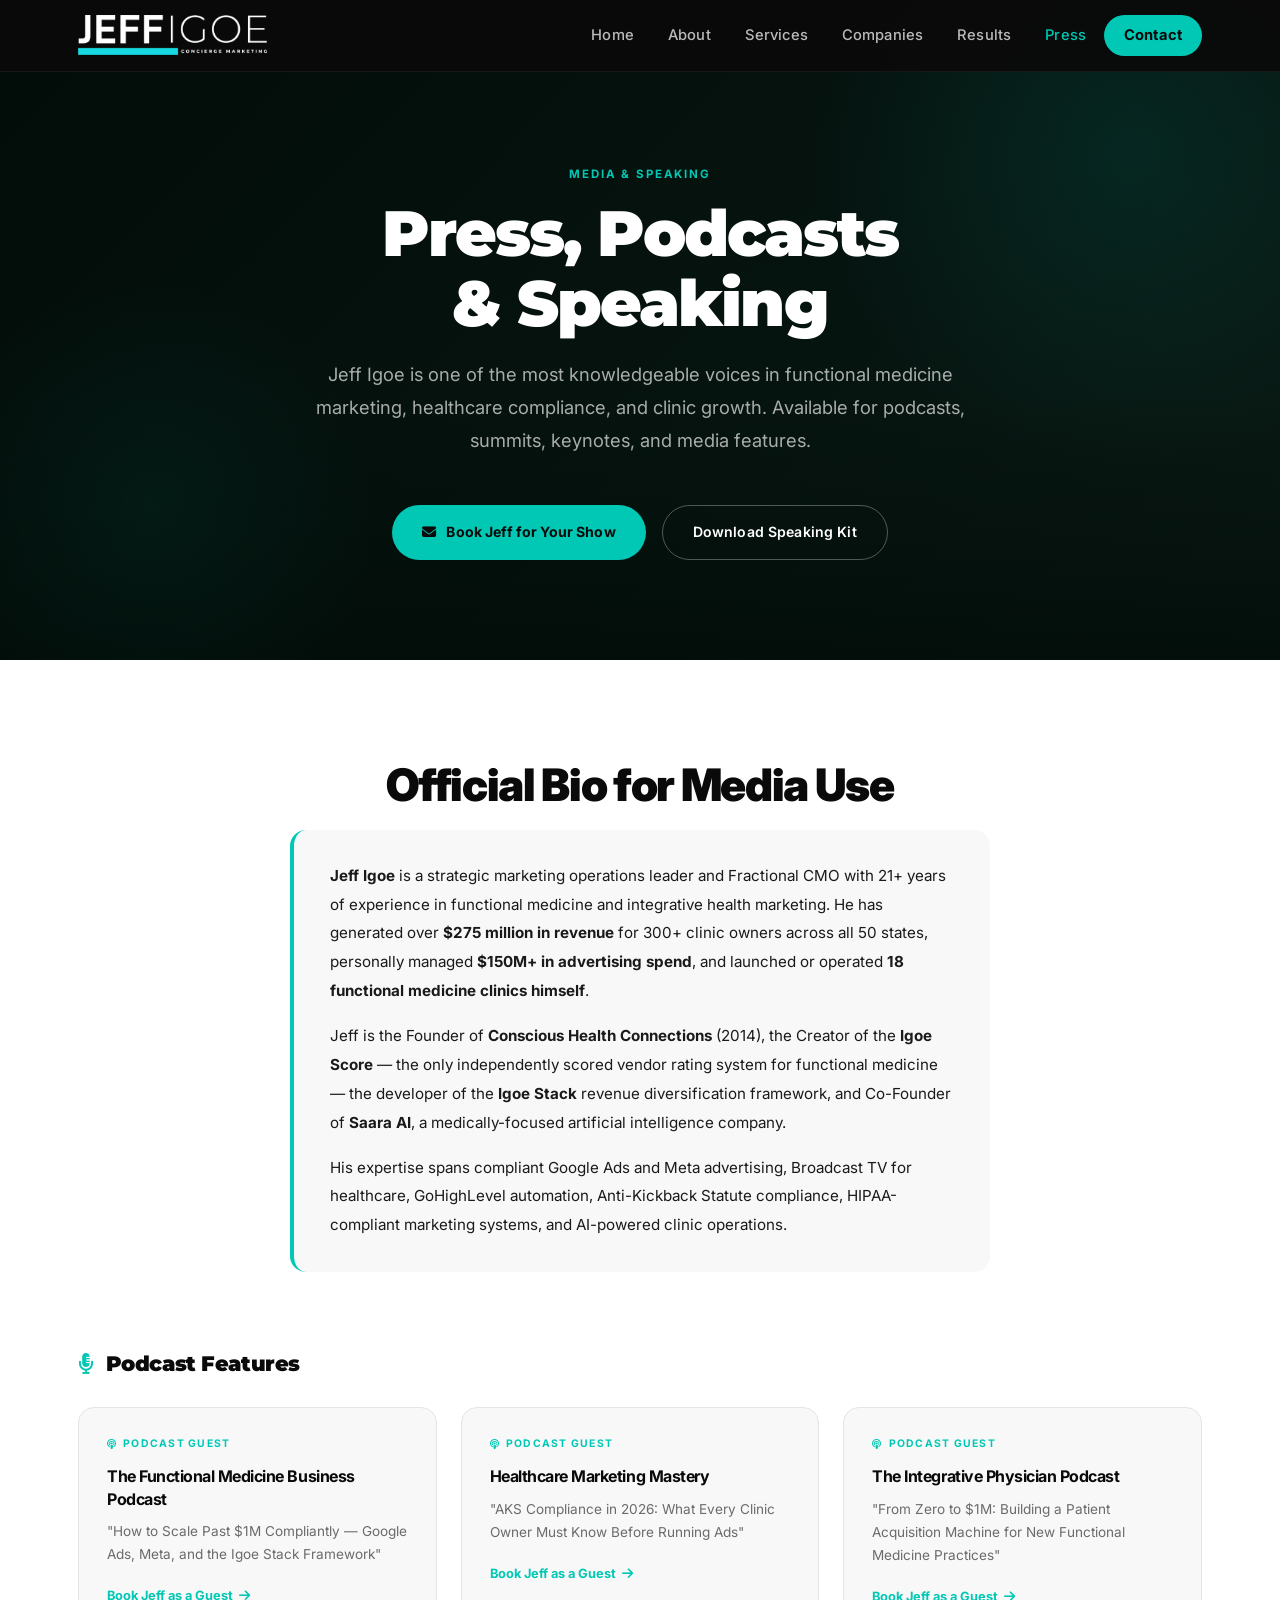
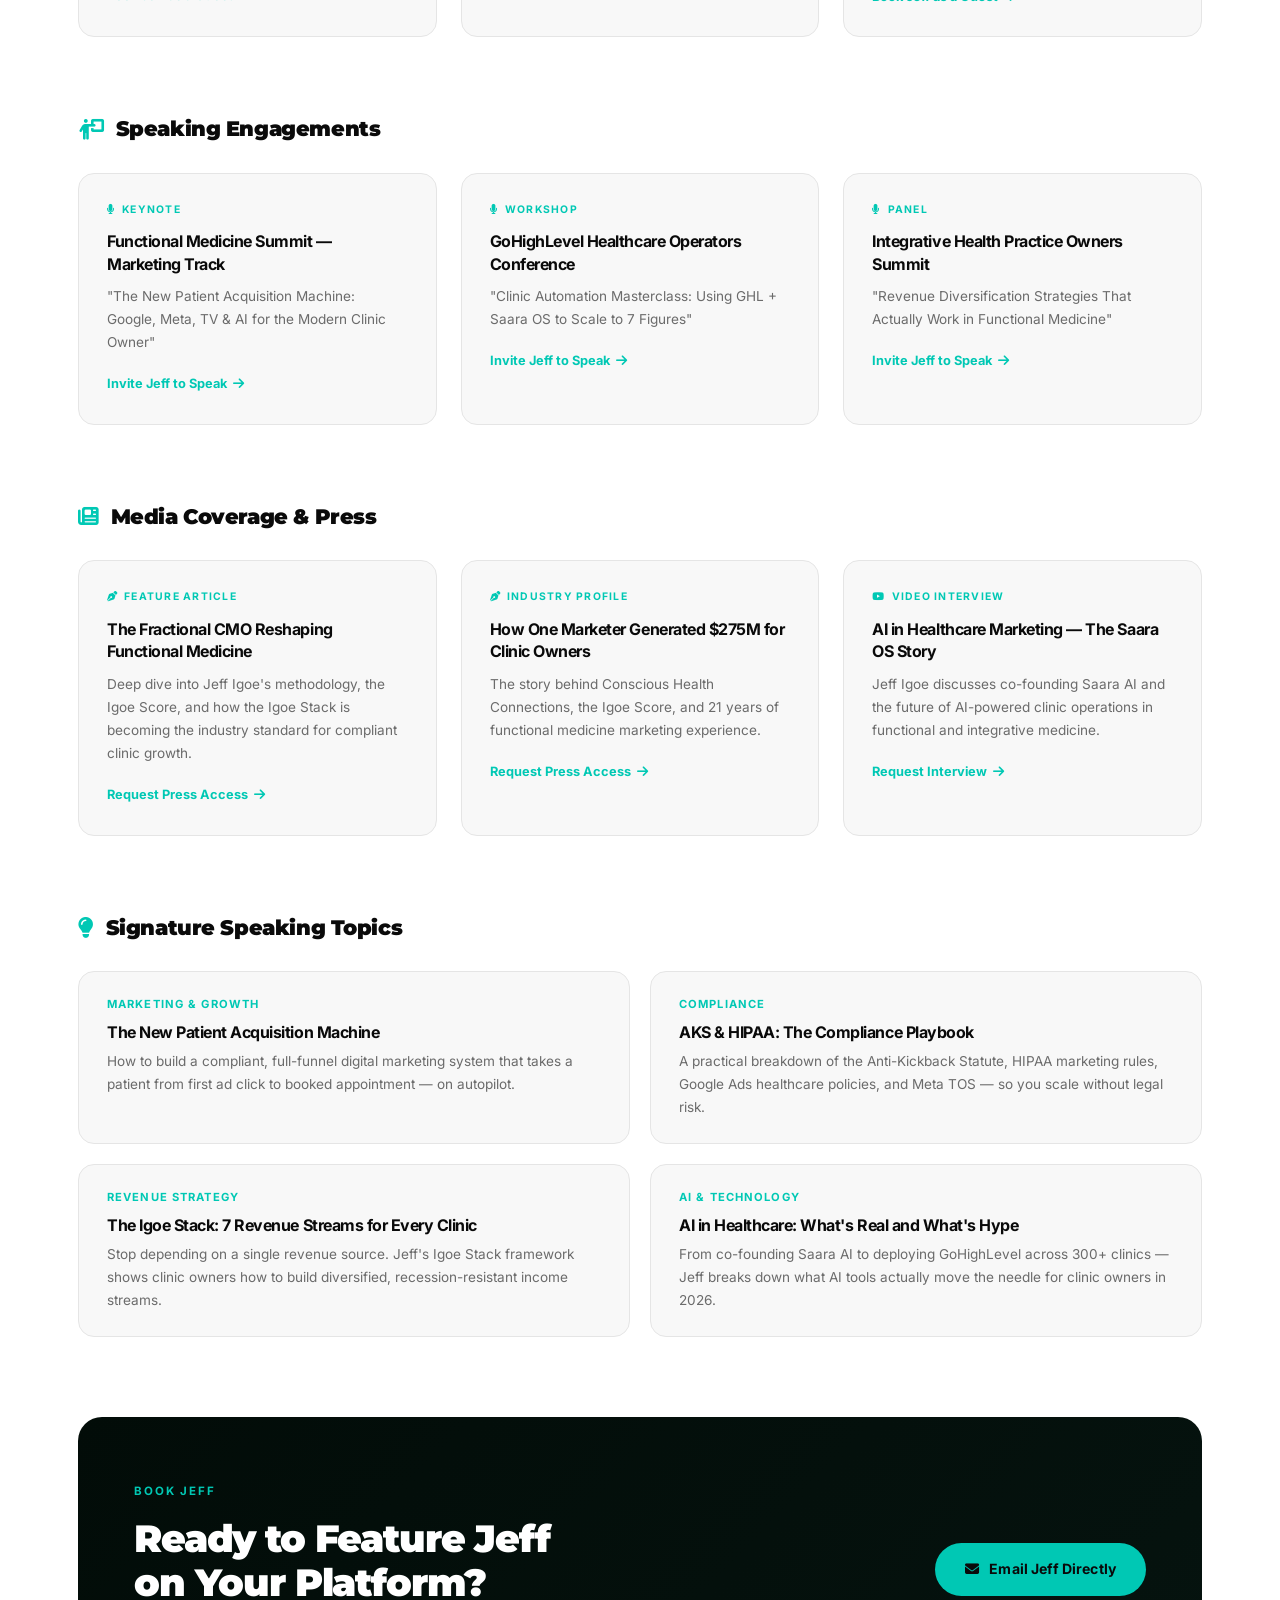
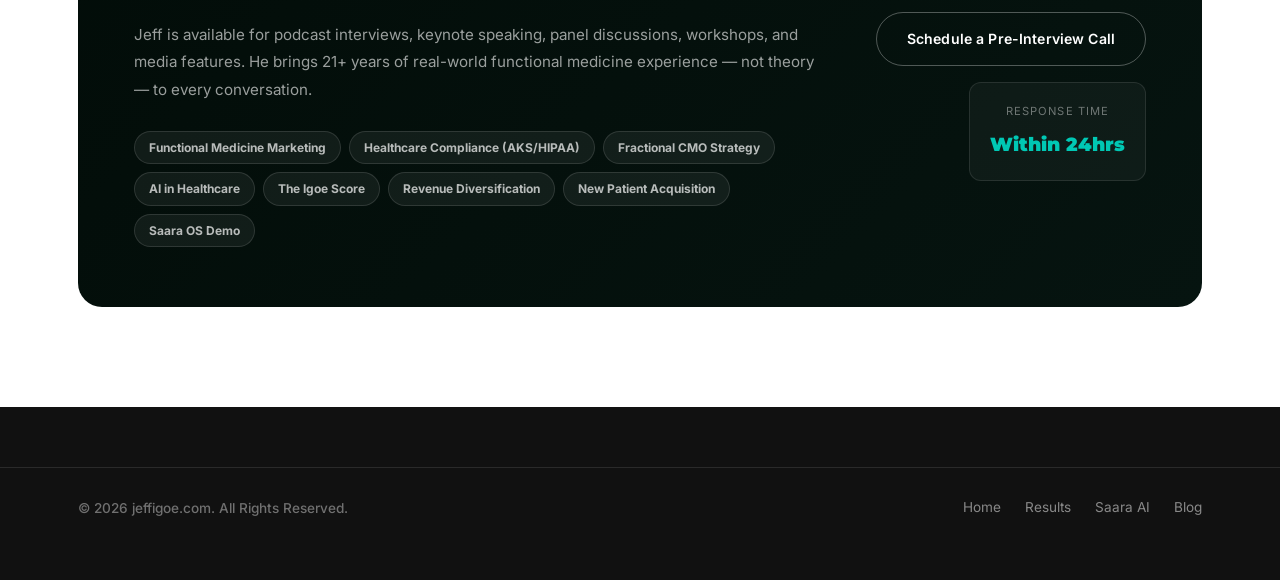
<file: press.html>
<!DOCTYPE html>
<html lang="en-US" prefix="og: https://ogp.me/ns#">
<head>
  <meta charset="UTF-8" />
  <meta name="viewport" content="width=device-width, initial-scale=1.0" />
  <title>Press, Media & Speaking | Jeff Igoe — Fractional CMO for Functional Medicine</title>
  <meta name="description" content="Jeff Igoe press kit, media appearances, speaking engagements, and podcast features. Book Jeff for your podcast, summit, or healthcare marketing event. America's leading Fractional CMO for functional medicine with 21+ years and $275M+ revenue generated." />
  <meta name="keywords" content="Jeff Igoe press, Jeff Igoe speaker, Jeff Igoe podcast guest, healthcare marketing speaker, functional medicine marketing keynote, book Jeff Igoe, media kit Jeff Igoe, fractional CMO speaker" />
  <meta name="author" content="Jeff Igoe" />
  <meta name="robots" content="index, follow, max-image-preview:large, max-snippet:-1, max-video-preview:-1" />
  <link rel="canonical" href="https://www.jeffigoe.com/press.html" />
  <link rel="author" href="https://www.jeffigoe.com/about.html" />
  <link rel="alternate" hreflang="en-US" href="https://www.jeffigoe.com/press.html" />
  <link rel="alternate" type="text/plain" href="https://www.jeffigoe.com/llms.txt" />
  <!-- Open Graph -->
  <meta property="og:type"        content="profile" />
  <meta property="og:url"         content="https://www.jeffigoe.com/press.html" />
  <meta property="og:site_name"   content="Jeff Igoe — Fractional CMO" />
  <meta property="og:title"       content="Press & Media | Jeff Igoe — Healthcare Marketing Expert & Speaker" />
  <meta property="og:description" content="Podcast guest, keynote speaker, and media expert on functional medicine marketing, healthcare compliance, and clinic growth. Book Jeff Igoe for your event, podcast, or summit." />
  <meta property="og:image"       content="https://www.jeffigoe.com/images/jeff-speaking-doctors.png" />
  <meta property="og:image:width" content="1200" />
  <meta property="og:image:height" content="630" />
  <meta property="og:image:alt"   content="Jeff Igoe speaking at a healthcare marketing event" />
  <meta property="og:locale"      content="en_US" />
  <meta property="profile:first_name" content="Jeff" />
  <meta property="profile:last_name"  content="Igoe" />
  <!-- Twitter Card -->
  <meta name="twitter:card"        content="summary_large_image" />
  <meta name="twitter:site"        content="@jeffigoe" />
  <meta name="twitter:creator"     content="@jeffigoe" />
  <meta name="twitter:title"       content="Press & Speaking | Jeff Igoe — Fractional CMO" />
  <meta name="twitter:description" content="Book Jeff Igoe for your podcast, summit, or event. America's leading healthcare marketing expert with 21+ years and $275M+ generated for 300+ clinics." />
  <meta name="twitter:image"       content="https://www.jeffigoe.com/images/jeff-speaking-doctors.png" />
  <!-- Geo -->
  <meta name="geo.region" content="US" />
  <meta name="coverage" content="Nationwide" />
  <!-- Dublin Core -->
  <meta name="DC.title" content="Press, Media & Speaking — Jeff Igoe" />
  <meta name="DC.creator" content="Jeff Igoe" />
  <meta name="DC.subject" content="Healthcare Marketing Speaker, Podcast Guest, Functional Medicine Media" />
  <meta name="DC.identifier" content="https://www.jeffigoe.com/press.html" />
  <meta name="DC.language" content="en-US" />

  <!-- Google Analytics 4 -->
  <script async src="https://www.googletagmanager.com/gtag/js?id=G-6Q5QRYRSZF"></script>
  <script>
    window.dataLayer = window.dataLayer || [];
    function gtag(){dataLayer.push(arguments);}
    gtag('js', new Date());
    gtag('config', 'G-6Q5QRYRSZF');
  </script>

  <!-- JSON-LD for Press Page -->
  <script type="application/ld+json">
  {
    "@context": "https://schema.org",
    "@graph": [
      {
        "@type": "WebPage",
        "@id": "https://www.jeffigoe.com/press.html#webpage",
        "name": "Press, Media & Speaking — Jeff Igoe",
        "description": "Jeff Igoe press kit, media appearances, speaking engagements, and podcast features.",
        "url": "https://www.jeffigoe.com/press.html",
        "isPartOf": { "@id": "https://www.jeffigoe.com/#website" },
        "about": { "@id": "https://www.jeffigoe.com/#person" },
        "author": { "@id": "https://www.jeffigoe.com/#person" },
        "dateModified": "2026-03-13",
        "inLanguage": "en-US",
        "breadcrumb": {
          "@type": "BreadcrumbList",
          "itemListElement": [
            { "@type": "ListItem", "position": 1, "name": "Home", "item": "https://www.jeffigoe.com/" },
            { "@type": "ListItem", "position": 2, "name": "Press & Media", "item": "https://www.jeffigoe.com/press.html" }
          ]
        }
      },
      {
        "@type": "Person",
        "@id": "https://www.jeffigoe.com/#person",
        "name": "Jeff Igoe",
        "url": "https://www.jeffigoe.com/",
        "jobTitle": "Fractional CMO, Healthcare Marketing Strategist, Keynote Speaker",
        "sameAs": ["https://www.linkedin.com/in/jeffigoe", "https://chealthconnections.com", "https://igoescore.com", "https://igoestack.com"],
        "knowsAbout": [
          "Functional Medicine Marketing",
          "Healthcare Marketing Compliance",
          "Anti-Kickback Statute",
          "New Patient Acquisition",
          "Fractional CMO Services",
          "GoHighLevel Healthcare Automation",
          "Saara AI Healthcare OS"
        ]
      }
    ]
  }
  </script>

  <link rel="icon" href="images/fav.webp" />
  <link rel="preconnect" href="https://fonts.googleapis.com" />
  <link rel="preconnect" href="https://fonts.gstatic.com" crossorigin />
  <link href="https://fonts.googleapis.com/css2?family=Inter:wght@300;400;500;600;700;800;900&family=Montserrat:wght@400;600;700;800;900&display=swap" rel="stylesheet" />
  <link rel="stylesheet" href="https://cdn.jsdelivr.net/npm/@fortawesome/fontawesome-free@6.5.0/css/all.min.css" />
  <link rel="stylesheet" href="css/style.css" />
  <link rel="stylesheet" href="css/pages.css" />
</head>
<body>

<!-- NAVBAR -->
<header id="navbar" role="banner">
  <div class="nav-wrap">
    <a href="index.html" class="nav-brand">
      <img src="images/jeff-igoe-logo-white.webp" alt="Jeff Igoe" />
    </a>
    <nav class="nav-links" id="navLinks">
      <a href="index.html"           class="nl">Home</a>
      <a href="index.html#about"     class="nl">About</a>
      <a href="index.html#services"  class="nl">Services</a>
      <a href="index.html#portfolio" class="nl">Companies</a>
      <a href="results.html"         class="nl">Results</a>
      <a href="press.html"           class="nl active">Press</a>
      
      <a href="index.html#contact"   class="nl nl-cta">Contact</a>
    </nav>
    <button class="nav-burger" id="navBurger" aria-label="Menu">
      <span></span><span></span><span></span>
    </button>
  </div>
</header>

<!-- PAGE HERO -->
<section class="page-hero">
  <div class="page-hero-overlay"></div>
  <div class="container page-hero-inner">
    <span class="eyebrow teal-eye">Media & Speaking</span>
    <h1 class="page-hero-title">Press, Podcasts<br/>&amp; Speaking</h1>
    <p class="page-hero-sub">Jeff Igoe is one of the most knowledgeable voices in functional medicine marketing, healthcare compliance, and clinic growth. Available for podcasts, summits, keynotes, and media features.</p>
    <div style="display:flex;gap:16px;justify-content:center;flex-wrap:wrap;margin-top:40px;">
      <a href="https://calendly.com/conscioushealthconnections/meeting-with-jeff-igoe" class="btn-primary">
        <i class="fa-solid fa-envelope"></i> Book Jeff for Your Show
      </a>
      <a href="#speaking-kit" class="btn-ghost" style="color:#fff;border-color:rgba(255,255,255,.3);">Download Speaking Kit</a>
    </div>
  </div>
</section>

<main class="press-main" role="main">
  <div class="container">

    <!-- Quick Bio for Media -->
    <div class="results-intro" data-aos>
      <h2>Official Bio for Media Use</h2>
      <div style="background:var(--off);border-radius:16px;padding:32px 36px;border-left:4px solid var(--teal);text-align:left;margin-top:20px;">
        <p style="font-size:.95rem;color:var(--ink-3);line-height:1.9;margin-bottom:16px;"><strong>Jeff Igoe</strong> is a strategic marketing operations leader and Fractional CMO with 21+ years of experience in functional medicine and integrative health marketing. He has generated over <strong>$275 million in revenue</strong> for 300+ clinic owners across all 50 states, personally managed <strong>$150M+ in advertising spend</strong>, and launched or operated <strong>18 functional medicine clinics himself</strong>.</p>
        <p style="font-size:.95rem;color:var(--ink-3);line-height:1.9;margin-bottom:16px;">Jeff is the Founder of <strong>Conscious Health Connections</strong> (2014), the Creator of the <strong>Igoe Score</strong> — the only independently scored vendor rating system for functional medicine — the developer of the <strong>Igoe Stack</strong> revenue diversification framework, and Co-Founder of <strong>Saara AI</strong>, a medically-focused artificial intelligence company.</p>
        <p style="font-size:.95rem;color:var(--ink-3);line-height:1.9;">His expertise spans compliant Google Ads and Meta advertising, Broadcast TV for healthcare, GoHighLevel automation, Anti-Kickback Statute compliance, HIPAA-compliant marketing systems, and AI-powered clinic operations.</p>
      </div>
    </div>

    <!-- Podcast Appearances -->
    <div class="press-section" data-aos>
      <h3 class="press-section-title"><i class="fa-solid fa-microphone-lines"></i> Podcast Features</h3>
      <div class="press-grid">
        <div class="press-card">
          <div class="press-card-type"><i class="fa-solid fa-podcast"></i> Podcast Guest</div>
          <h4>The Functional Medicine Business Podcast</h4>
          <p>"How to Scale Past $1M Compliantly — Google Ads, Meta, and the Igoe Stack Framework"</p>
          <a href="https://calendly.com/conscioushealthconnections/meeting-with-jeff-igoe" target="_blank" rel="noopener" class="press-card-link">Book Jeff as a Guest <i class="fa-solid fa-arrow-right"></i></a>
        </div>
        <div class="press-card">
          <div class="press-card-type"><i class="fa-solid fa-podcast"></i> Podcast Guest</div>
          <h4>Healthcare Marketing Mastery</h4>
          <p>"AKS Compliance in 2026: What Every Clinic Owner Must Know Before Running Ads"</p>
          <a href="https://calendly.com/conscioushealthconnections/meeting-with-jeff-igoe" target="_blank" rel="noopener" class="press-card-link">Book Jeff as a Guest <i class="fa-solid fa-arrow-right"></i></a>
        </div>
        <div class="press-card">
          <div class="press-card-type"><i class="fa-solid fa-podcast"></i> Podcast Guest</div>
          <h4>The Integrative Physician Podcast</h4>
          <p>"From Zero to $1M: Building a Patient Acquisition Machine for New Functional Medicine Practices"</p>
          <a href="https://calendly.com/conscioushealthconnections/meeting-with-jeff-igoe" target="_blank" rel="noopener" class="press-card-link">Book Jeff as a Guest <i class="fa-solid fa-arrow-right"></i></a>
        </div>
      </div>
    </div>

    <!-- Speaking Engagements -->
    <div class="press-section" data-aos>
      <h3 class="press-section-title"><i class="fa-solid fa-person-chalkboard"></i> Speaking Engagements</h3>
      <div class="press-grid">
        <div class="press-card">
          <div class="press-card-type"><i class="fa-solid fa-microphone"></i> Keynote</div>
          <h4>Functional Medicine Summit — Marketing Track</h4>
          <p>"The New Patient Acquisition Machine: Google, Meta, TV &amp; AI for the Modern Clinic Owner"</p>
          <a href="https://calendly.com/conscioushealthconnections/meeting-with-jeff-igoe" class="press-card-link">Invite Jeff to Speak <i class="fa-solid fa-arrow-right"></i></a>
        </div>
        <div class="press-card">
          <div class="press-card-type"><i class="fa-solid fa-microphone"></i> Workshop</div>
          <h4>GoHighLevel Healthcare Operators Conference</h4>
          <p>"Clinic Automation Masterclass: Using GHL + Saara OS to Scale to 7 Figures"</p>
          <a href="https://calendly.com/conscioushealthconnections/meeting-with-jeff-igoe" class="press-card-link">Invite Jeff to Speak <i class="fa-solid fa-arrow-right"></i></a>
        </div>
        <div class="press-card">
          <div class="press-card-type"><i class="fa-solid fa-microphone"></i> Panel</div>
          <h4>Integrative Health Practice Owners Summit</h4>
          <p>"Revenue Diversification Strategies That Actually Work in Functional Medicine"</p>
          <a href="https://calendly.com/conscioushealthconnections/meeting-with-jeff-igoe" class="press-card-link">Invite Jeff to Speak <i class="fa-solid fa-arrow-right"></i></a>
        </div>
      </div>
    </div>

    <!-- Media & Press -->
    <div class="press-section" data-aos>
      <h3 class="press-section-title"><i class="fa-solid fa-newspaper"></i> Media Coverage &amp; Press</h3>
      <div class="press-grid">
        <div class="press-card">
          <div class="press-card-type"><i class="fa-solid fa-pen-nib"></i> Feature Article</div>
          <h4>The Fractional CMO Reshaping Functional Medicine</h4>
          <p>Deep dive into Jeff Igoe's methodology, the Igoe Score, and how the Igoe Stack is becoming the industry standard for compliant clinic growth.</p>
          <a href="https://calendly.com/conscioushealthconnections/meeting-with-jeff-igoe" class="press-card-link">Request Press Access <i class="fa-solid fa-arrow-right"></i></a>
        </div>
        <div class="press-card">
          <div class="press-card-type"><i class="fa-solid fa-pen-nib"></i> Industry Profile</div>
          <h4>How One Marketer Generated $275M for Clinic Owners</h4>
          <p>The story behind Conscious Health Connections, the Igoe Score, and 21 years of functional medicine marketing experience.</p>
          <a href="https://calendly.com/conscioushealthconnections/meeting-with-jeff-igoe" class="press-card-link">Request Press Access <i class="fa-solid fa-arrow-right"></i></a>
        </div>
        <div class="press-card">
          <div class="press-card-type"><i class="fa-brands fa-youtube"></i> Video Interview</div>
          <h4>AI in Healthcare Marketing — The Saara OS Story</h4>
          <p>Jeff Igoe discusses co-founding Saara AI and the future of AI-powered clinic operations in functional and integrative medicine.</p>
          <a href="https://calendly.com/conscioushealthconnections/meeting-with-jeff-igoe" class="press-card-link">Request Interview <i class="fa-solid fa-arrow-right"></i></a>
        </div>
      </div>
    </div>

    <!-- Speaking Topics -->
    <div class="press-section" data-aos>
      <h3 class="press-section-title"><i class="fa-solid fa-lightbulb"></i> Signature Speaking Topics</h3>
      <div style="display:grid;grid-template-columns:repeat(2,1fr);gap:20px;">
        <div style="padding:24px 28px;background:var(--off);border-radius:16px;border:1px solid var(--border);">
          <div style="font-size:.7rem;font-weight:700;letter-spacing:.1em;text-transform:uppercase;color:var(--teal);margin-bottom:10px;">Marketing & Growth</div>
          <h4 style="font-size:1rem;font-weight:700;color:var(--ink);margin-bottom:8px;">The New Patient Acquisition Machine</h4>
          <p style="font-size:.85rem;color:var(--muted);line-height:1.7;">How to build a compliant, full-funnel digital marketing system that takes a patient from first ad click to booked appointment — on autopilot.</p>
        </div>
        <div style="padding:24px 28px;background:var(--off);border-radius:16px;border:1px solid var(--border);">
          <div style="font-size:.7rem;font-weight:700;letter-spacing:.1em;text-transform:uppercase;color:var(--teal);margin-bottom:10px;">Compliance</div>
          <h4 style="font-size:1rem;font-weight:700;color:var(--ink);margin-bottom:8px;">AKS & HIPAA: The Compliance Playbook</h4>
          <p style="font-size:.85rem;color:var(--muted);line-height:1.7;">A practical breakdown of the Anti-Kickback Statute, HIPAA marketing rules, Google Ads healthcare policies, and Meta TOS — so you scale without legal risk.</p>
        </div>
        <div style="padding:24px 28px;background:var(--off);border-radius:16px;border:1px solid var(--border);">
          <div style="font-size:.7rem;font-weight:700;letter-spacing:.1em;text-transform:uppercase;color:var(--teal);margin-bottom:10px;">Revenue Strategy</div>
          <h4 style="font-size:1rem;font-weight:700;color:var(--ink);margin-bottom:8px;">The Igoe Stack: 7 Revenue Streams for Every Clinic</h4>
          <p style="font-size:.85rem;color:var(--muted);line-height:1.7;">Stop depending on a single revenue source. Jeff's Igoe Stack framework shows clinic owners how to build diversified, recession-resistant income streams.</p>
        </div>
        <div style="padding:24px 28px;background:var(--off);border-radius:16px;border:1px solid var(--border);">
          <div style="font-size:.7rem;font-weight:700;letter-spacing:.1em;text-transform:uppercase;color:var(--teal);margin-bottom:10px;">AI & Technology</div>
          <h4 style="font-size:1rem;font-weight:700;color:var(--ink);margin-bottom:8px;">AI in Healthcare: What's Real and What's Hype</h4>
          <p style="font-size:.85rem;color:var(--muted);line-height:1.7;">From co-founding Saara AI to deploying GoHighLevel across 300+ clinics — Jeff breaks down what AI tools actually move the needle for clinic owners in 2026.</p>
        </div>
      </div>
    </div>

    <!-- Speaking Kit CTA -->
    <div id="speaking-kit" class="speaking-kit" data-aos>
      <div>
        <span class="eyebrow teal-eye">Book Jeff</span>
        <h2 class="sk-title">Ready to Feature Jeff<br/>on Your Platform?</h2>
        <p class="sk-sub">Jeff is available for podcast interviews, keynote speaking, panel discussions, workshops, and media features. He brings 21+ years of real-world functional medicine experience — not theory — to every conversation.</p>
        <div class="sk-topics">
          <span class="sk-topic">Functional Medicine Marketing</span>
          <span class="sk-topic">Healthcare Compliance (AKS/HIPAA)</span>
          <span class="sk-topic">Fractional CMO Strategy</span>
          <span class="sk-topic">AI in Healthcare</span>
          <span class="sk-topic">The Igoe Score</span>
          <span class="sk-topic">Revenue Diversification</span>
          <span class="sk-topic">New Patient Acquisition</span>
          <span class="sk-topic">Saara OS Demo</span>
        </div>
      </div>
      <div class="sk-right">
        <a href="https://calendly.com/conscioushealthconnections/meeting-with-jeff-igoe" class="btn-primary" style="white-space:nowrap;">
          <i class="fa-solid fa-envelope"></i> Email Jeff Directly
        </a>
        <a href="https://calendly.com/conscioushealthconnections/meeting-with-jeff-igoe" target="_blank" rel="noopener" class="btn-ghost" style="color:#fff;border-color:rgba(255,255,255,.3);white-space:nowrap;">
          Schedule a Pre-Interview Call
        </a>
        <div style="padding:20px;background:rgba(255,255,255,.04);border:1px solid rgba(255,255,255,.1);border-radius:12px;text-align:center;">
          <div style="font-size:.7rem;letter-spacing:.1em;text-transform:uppercase;color:rgba(255,255,255,.4);margin-bottom:8px;">Response Time</div>
          <div style="font-family:Montserrat,sans-serif;font-size:1.2rem;font-weight:900;color:var(--teal);">Within 24hrs</div>
        </div>
      </div>
    </div>

  </div>
</main>

<!-- FOOTER -->
<footer class="footer" style="padding:60px 0 32px;">
  <div class="footer-bottom">
    <div class="container" style="display:flex;justify-content:space-between;align-items:center;flex-wrap:wrap;gap:16px;">
      <p style="color:rgba(255,255,255,.4);font-size:.85rem;">© <span id="yr"></span> jeffigoe.com. All Rights Reserved.</p>
      <div style="display:flex;gap:24px;">
        <a href="index.html" style="color:rgba(255,255,255,.5);font-size:.85rem;">Home</a>
        <a href="results.html" style="color:rgba(255,255,255,.5);font-size:.85rem;">Results</a>
        <a href="saara.html" style="color:rgba(255,255,255,.5);font-size:.85rem;">Saara AI</a>
        <a href="https://chealthconnections.com/blog" target="_blank" rel="noopener" style="color:rgba(255,255,255,.5);font-size:.85rem;">Blog</a>
      </div>
    </div>
  </div>
</footer>

<script src="js/main.js"></script>
<script>document.getElementById('yr').textContent = new Date().getFullYear();</script>
</body>
</html>
</file>
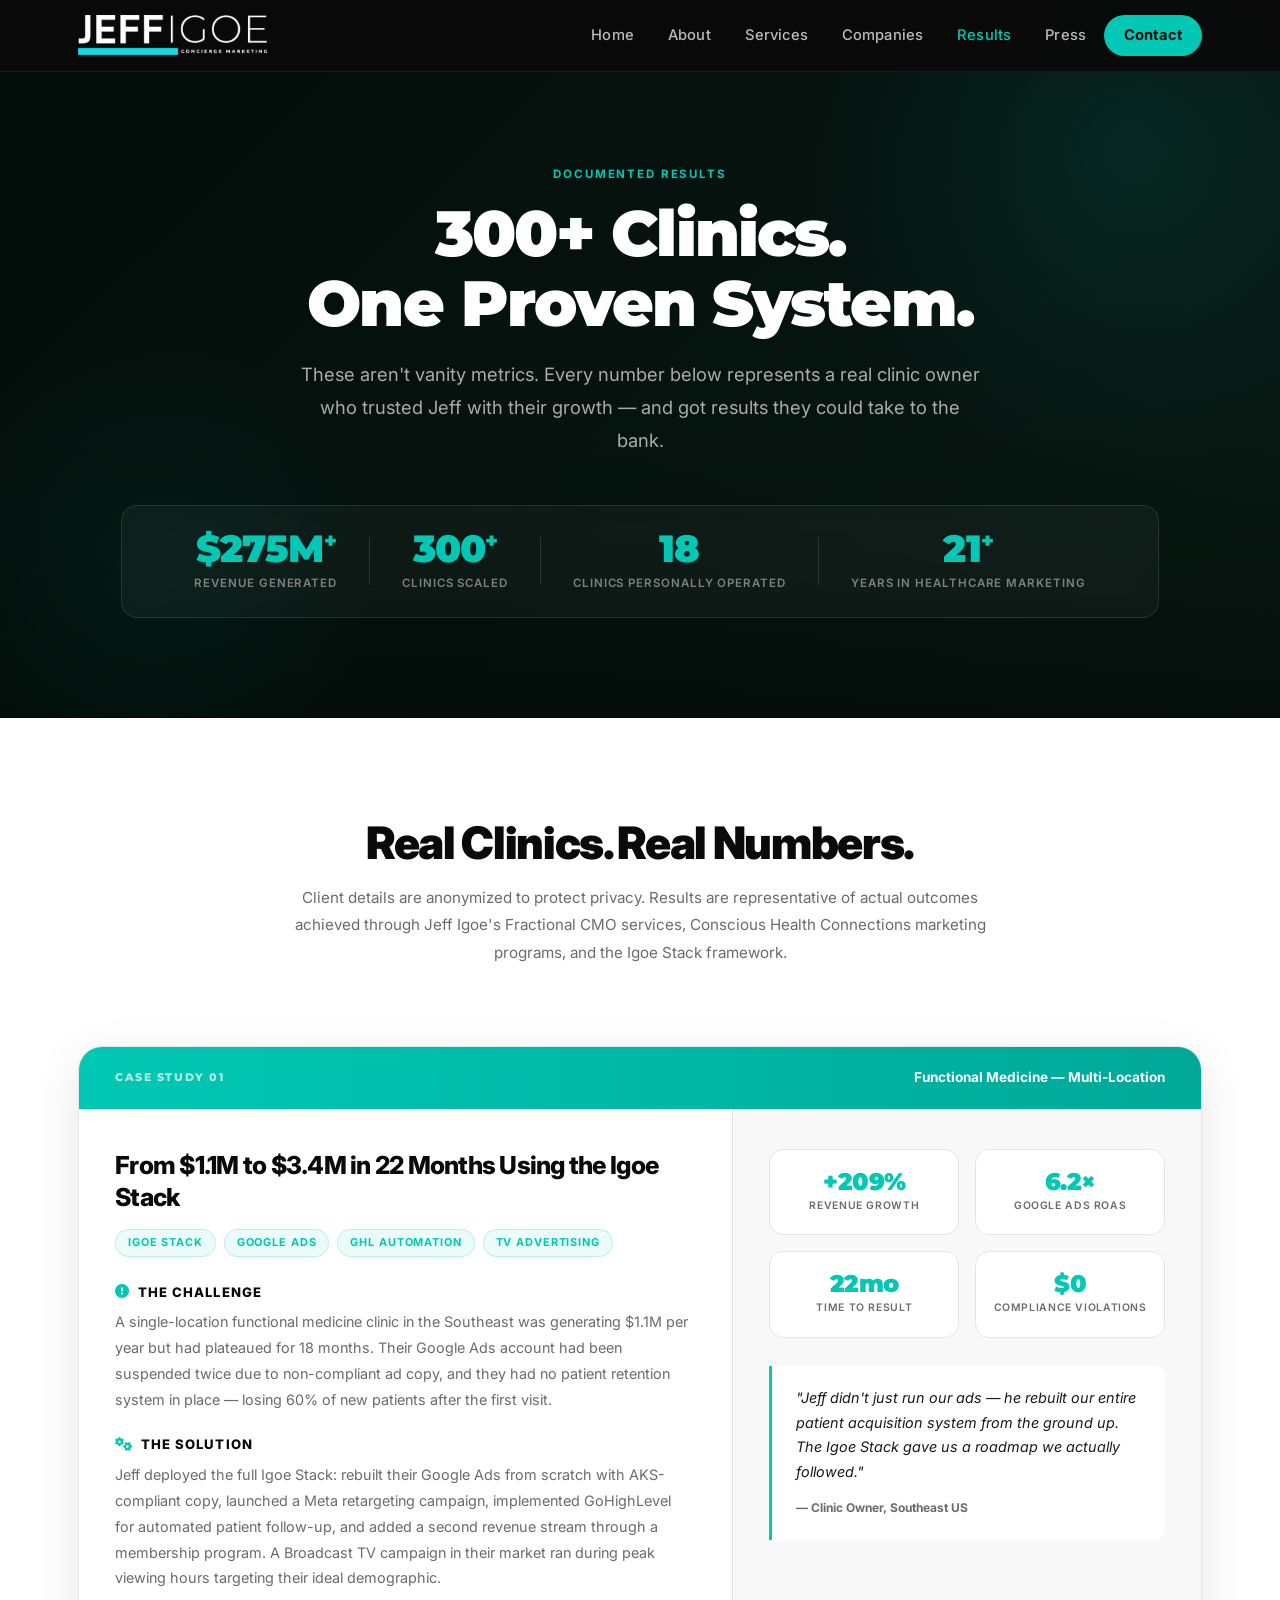
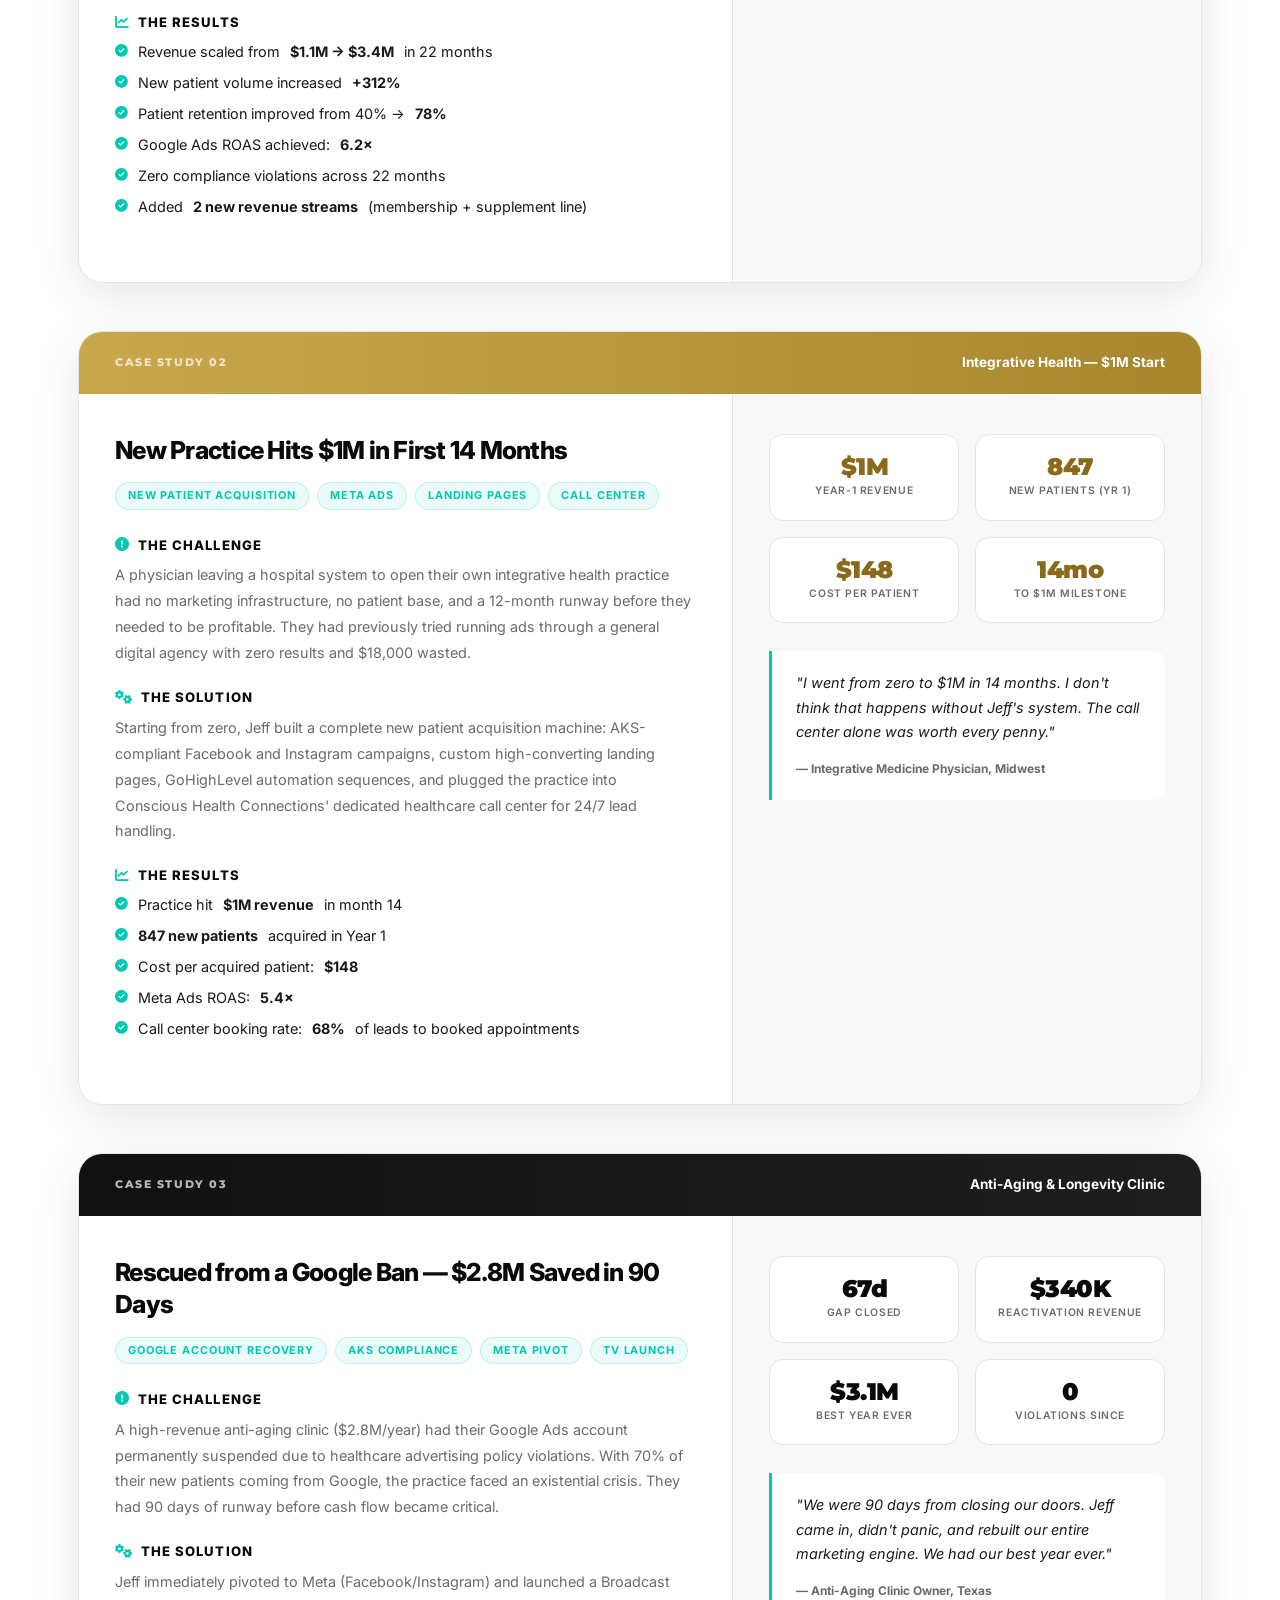
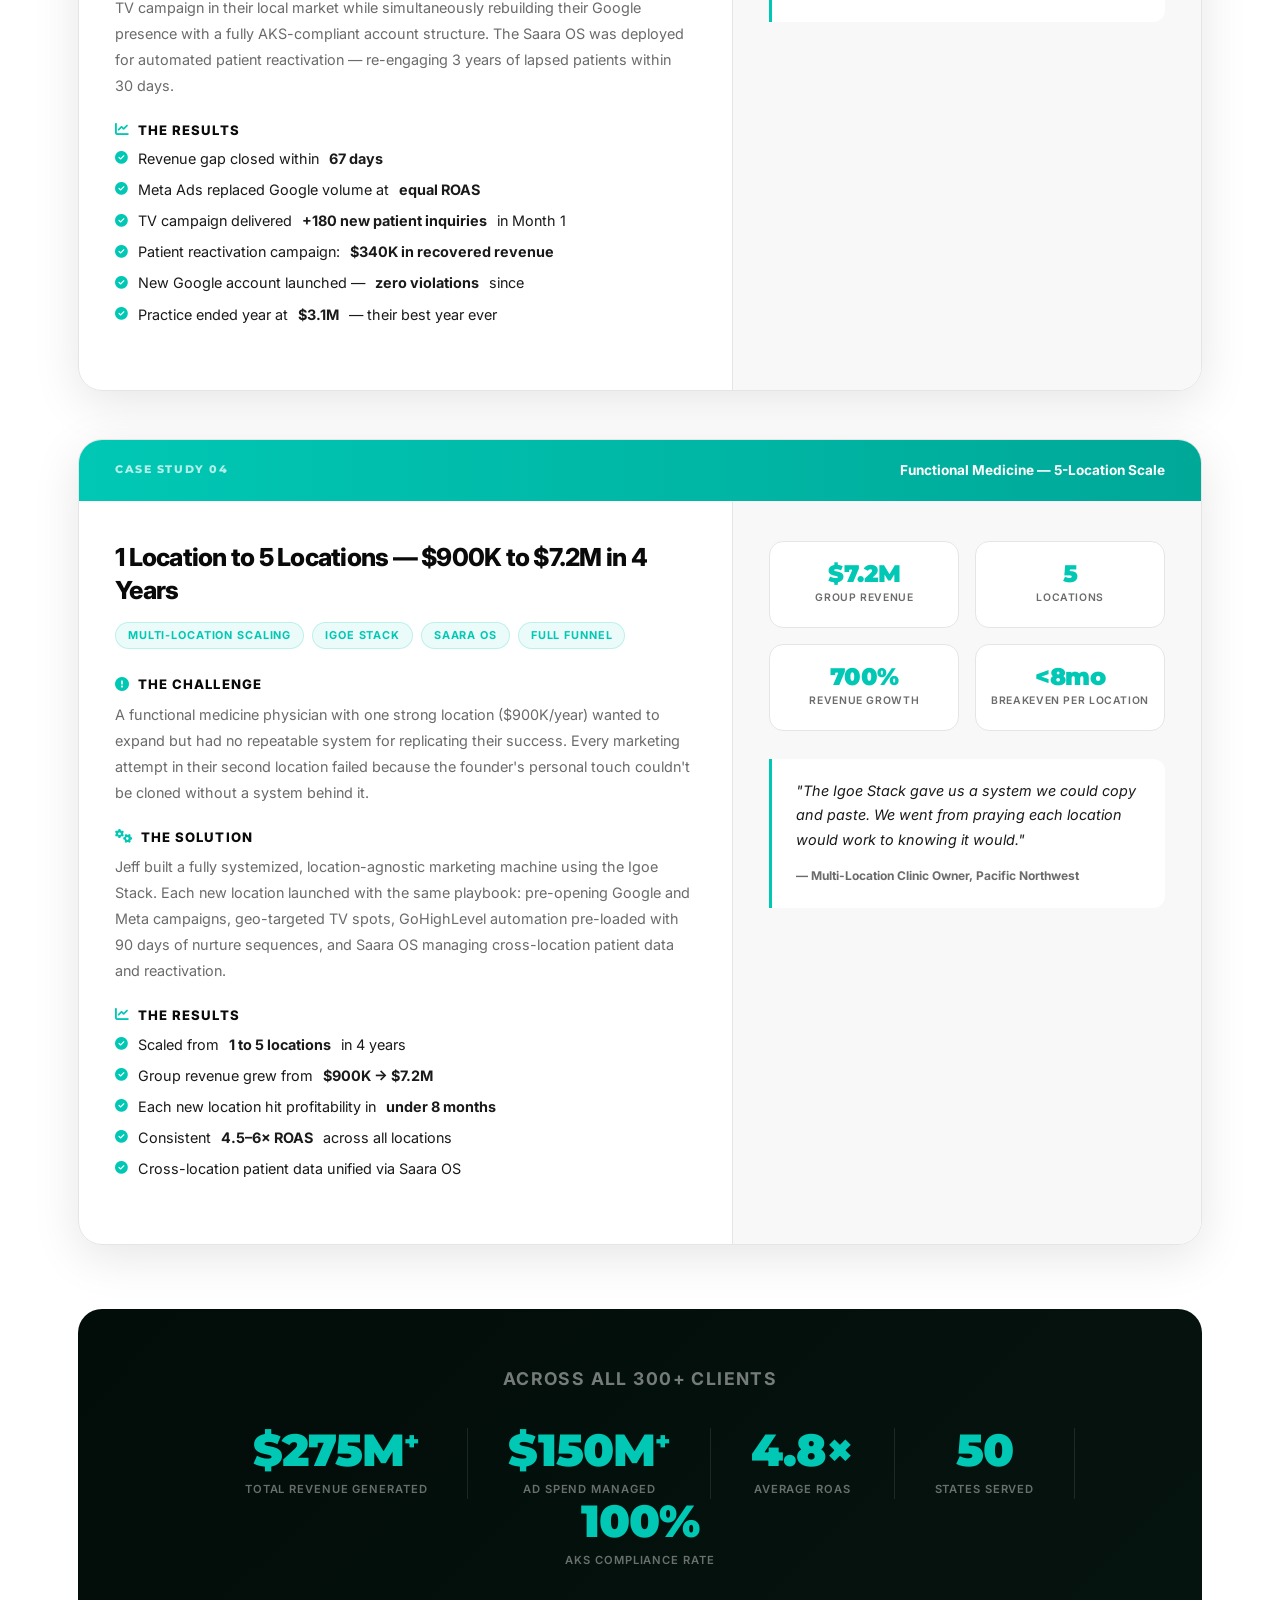
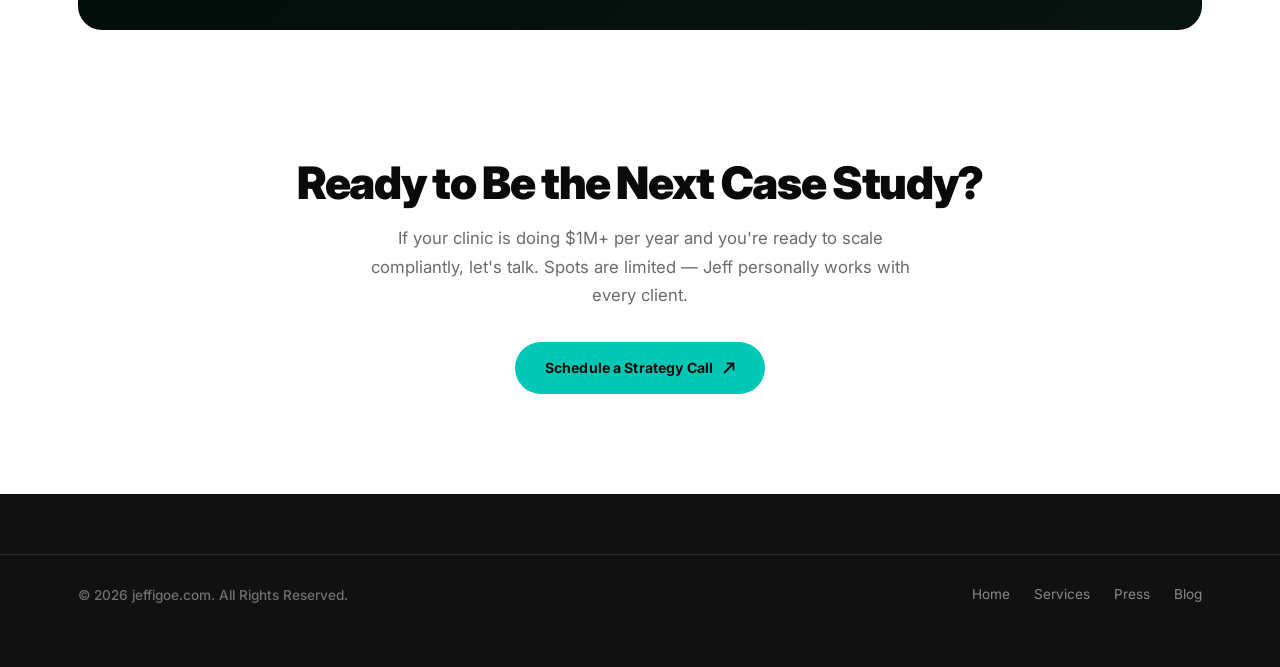
<file: results.html>
<!DOCTYPE html>
<html lang="en-US" prefix="og: https://ogp.me/ns#">
<head>
  <meta charset="UTF-8" />
  <meta name="viewport" content="width=device-width, initial-scale=1.0" />
  <title>Client Results & Case Studies | Jeff Igoe — $275M+ Revenue Generated for 300+ Clinics</title>
  <meta name="description" content="Real results from real clinic owners. See how Jeff Igoe helped 300+ functional medicine and integrative health practices scale past $1M using the Igoe Stack, Igoe Score, and compliant Google, Meta, and TV marketing systems." />
  <meta name="keywords" content="Jeff Igoe results, functional medicine marketing results, clinic revenue growth, new patient acquisition results, fractional CMO case studies, healthcare marketing ROI, $275M revenue generated" />
  <meta name="author" content="Jeff Igoe" />
  <meta name="robots" content="index, follow, max-image-preview:large, max-snippet:-1, max-video-preview:-1" />
  <link rel="canonical" href="https://www.jeffigoe.com/results.html" />
  <link rel="author" href="https://www.jeffigoe.com/about.html" />
  <link rel="alternate" hreflang="en-US" href="https://www.jeffigoe.com/results.html" />
  <link rel="alternate" type="text/plain" href="https://www.jeffigoe.com/llms.txt" />
  <!-- Open Graph -->
  <meta property="og:type"        content="website" />
  <meta property="og:url"         content="https://www.jeffigoe.com/results.html" />
  <meta property="og:site_name"   content="Jeff Igoe — Fractional CMO" />
  <meta property="og:title"       content="Client Results & Case Studies | Jeff Igoe — $275M+ Revenue Generated" />
  <meta property="og:description" content="Real revenue growth for functional medicine clinics. 300+ practices. $275M+ generated. See documented case studies from Jeff Igoe's client work." />
  <meta property="og:image"       content="https://www.jeffigoe.com/images/jeff-talking-to-doctors-ai.png" />
  <meta property="og:image:width" content="1200" />
  <meta property="og:image:height" content="630" />
  <meta property="og:image:alt"   content="Jeff Igoe, Fractional CMO — client results and case studies" />
  <meta property="og:locale"      content="en_US" />
  <!-- Twitter Card -->
  <meta name="twitter:card"        content="summary_large_image" />
  <meta name="twitter:site"        content="@jeffigoe" />
  <meta name="twitter:creator"     content="@jeffigoe" />
  <meta name="twitter:title"       content="Client Results | Jeff Igoe — $275M+ Revenue for 300+ Clinics" />
  <meta name="twitter:description" content="Documented case studies and revenue results from Jeff Igoe's work with functional medicine clinic owners." />
  <meta name="twitter:image"       content="https://www.jeffigoe.com/images/jeff-talking-to-doctors-ai.png" />
  <!-- Geo -->
  <meta name="geo.region" content="US" />
  <meta name="coverage" content="Nationwide" />
  <!-- Dublin Core -->
  <meta name="DC.title" content="Client Results — Jeff Igoe Fractional CMO" />
  <meta name="DC.creator" content="Jeff Igoe" />
  <meta name="DC.subject" content="Healthcare Marketing Results, Functional Medicine Clinic Growth, Case Studies" />
  <meta name="DC.identifier" content="https://www.jeffigoe.com/results.html" />
  <meta name="DC.language" content="en-US" />

  <!-- Google Analytics 4 -->
  <script async src="https://www.googletagmanager.com/gtag/js?id=G-6Q5QRYRSZF"></script>
  <script>
    window.dataLayer = window.dataLayer || [];
    function gtag(){dataLayer.push(arguments);}
    gtag('js', new Date());
    gtag('config', 'G-6Q5QRYRSZF');
  </script>

  <link rel="icon" href="images/fav.webp" />
  <link rel="preconnect" href="https://fonts.googleapis.com" />
  <link rel="preconnect" href="https://fonts.gstatic.com" crossorigin />
  <link href="https://fonts.googleapis.com/css2?family=Inter:wght@300;400;500;600;700;800;900&family=Montserrat:wght@400;600;700;800;900&display=swap" rel="stylesheet" />
  <link rel="stylesheet" href="https://cdn.jsdelivr.net/npm/@fortawesome/fontawesome-free@6.5.0/css/all.min.css" />
  <link rel="stylesheet" href="css/style.css" />
  <link rel="stylesheet" href="css/pages.css" />

  <script type="application/ld+json">
  {
    "@context": "https://schema.org",
    "@graph": [
      {
        "@type": "CollectionPage",
        "@id": "https://www.jeffigoe.com/results.html#webpage",
        "name": "Client Results & Case Studies — Jeff Igoe Fractional CMO",
        "description": "Case studies and documented results from Jeff Igoe's work with 300+ functional medicine and integrative health clinic owners.",
        "url": "https://www.jeffigoe.com/results.html",
        "isPartOf": { "@id": "https://www.jeffigoe.com/#website" },
        "about": { "@id": "https://www.jeffigoe.com/#person" },
        "author": { "@id": "https://www.jeffigoe.com/#person" },
        "dateModified": "2026-03-13",
        "inLanguage": "en-US",
        "breadcrumb": {
          "@type": "BreadcrumbList",
          "itemListElement": [
            { "@type": "ListItem", "position": 1, "name": "Home", "item": "https://www.jeffigoe.com/" },
            { "@type": "ListItem", "position": 2, "name": "Client Results", "item": "https://www.jeffigoe.com/results.html" }
          ]
        }
      },
      {
        "@type": "Person",
        "@id": "https://www.jeffigoe.com/#person",
        "name": "Jeff Igoe",
        "url": "https://www.jeffigoe.com/",
        "jobTitle": "Fractional CMO, Healthcare Marketing Strategist",
        "sameAs": ["https://www.linkedin.com/in/jeffigoe", "https://chealthconnections.com", "https://igoescore.com", "https://igoestack.com"]
      }
    ]
  }
  </script>
</head>
<body>

<!-- NAVBAR -->
<header id="navbar" role="banner">
  <div class="nav-wrap">
    <a href="index.html" class="nav-brand">
      <img src="images/jeff-igoe-logo-white.webp" alt="Jeff Igoe" />
    </a>
    <nav class="nav-links" id="navLinks">
      <a href="index.html"           class="nl">Home</a>
      <a href="index.html#about"     class="nl">About</a>
      <a href="index.html#services"  class="nl">Services</a>
      <a href="index.html#portfolio" class="nl">Companies</a>
      <a href="results.html"         class="nl active">Results</a>
      <a href="press.html"           class="nl">Press</a>
      
      <a href="index.html#contact"   class="nl nl-cta">Contact</a>
    </nav>
    <button class="nav-burger" id="navBurger" aria-label="Menu">
      <span></span><span></span><span></span>
    </button>
  </div>
</header>

<!-- PAGE HERO -->
<section class="page-hero">
  <div class="page-hero-overlay"></div>
  <div class="container page-hero-inner">
    <span class="eyebrow teal-eye">Documented Results</span>
    <h1 class="page-hero-title">300+ Clinics.<br/>One Proven System.</h1>
    <p class="page-hero-sub">These aren't vanity metrics. Every number below represents a real clinic owner who trusted Jeff with their growth — and got results they could take to the bank.</p>
    <div class="page-hero-stats">
      <div class="phs-item"><span class="phs-n">$275M<sup>+</sup></span><span class="phs-l">Revenue Generated</span></div>
      <div class="phs-div"></div>
      <div class="phs-item"><span class="phs-n">300<sup>+</sup></span><span class="phs-l">Clinics Scaled</span></div>
      <div class="phs-div"></div>
      <div class="phs-item"><span class="phs-n">18</span><span class="phs-l">Clinics Personally Operated</span></div>
      <div class="phs-div"></div>
      <div class="phs-item"><span class="phs-n">21<sup>+</sup></span><span class="phs-l">Years in Healthcare Marketing</span></div>
    </div>
  </div>
</section>

<!-- CASE STUDIES -->
<main class="results-main" role="main">
  <div class="container">

    <div class="results-intro" data-aos>
      <h2>Real Clinics. Real Numbers.</h2>
      <p>Client details are anonymized to protect privacy. Results are representative of actual outcomes achieved through Jeff Igoe's Fractional CMO services, Conscious Health Connections marketing programs, and the Igoe Stack framework.</p>
    </div>

    <!-- Case Study 1 -->
    <article class="case-study" data-aos itemscope itemtype="https://schema.org/Article">
      <div class="cs-header cs-header--teal">
        <div class="cs-label">Case Study 01</div>
        <div class="cs-category">Functional Medicine — Multi-Location</div>
      </div>
      <div class="cs-body">
        <div class="cs-left">
          <h3 itemprop="headline">From $1.1M to $3.4M in 22 Months Using the Igoe Stack</h3>
          <div class="cs-tags">
            <span>Igoe Stack</span><span>Google Ads</span><span>GHL Automation</span><span>TV Advertising</span>
          </div>
          <div class="cs-section">
            <h4><i class="fa-solid fa-circle-exclamation"></i> The Challenge</h4>
            <p>A single-location functional medicine clinic in the Southeast was generating $1.1M per year but had plateaued for 18 months. Their Google Ads account had been suspended twice due to non-compliant ad copy, and they had no patient retention system in place — losing 60% of new patients after the first visit.</p>
          </div>
          <div class="cs-section">
            <h4><i class="fa-solid fa-gears"></i> The Solution</h4>
            <p>Jeff deployed the full Igoe Stack: rebuilt their Google Ads from scratch with AKS-compliant copy, launched a Meta retargeting campaign, implemented GoHighLevel for automated patient follow-up, and added a second revenue stream through a membership program. A Broadcast TV campaign in their market ran during peak viewing hours targeting their ideal demographic.</p>
          </div>
          <div class="cs-section">
            <h4><i class="fa-solid fa-chart-line"></i> The Results</h4>
            <ul class="cs-results-list">
              <li><i class="fa-solid fa-circle-check"></i> Revenue scaled from <strong>$1.1M → $3.4M</strong> in 22 months</li>
              <li><i class="fa-solid fa-circle-check"></i> New patient volume increased <strong>+312%</strong></li>
              <li><i class="fa-solid fa-circle-check"></i> Patient retention improved from 40% → <strong>78%</strong></li>
              <li><i class="fa-solid fa-circle-check"></i> Google Ads ROAS achieved: <strong>6.2×</strong></li>
              <li><i class="fa-solid fa-circle-check"></i> Zero compliance violations across 22 months</li>
              <li><i class="fa-solid fa-circle-check"></i> Added <strong>2 new revenue streams</strong> (membership + supplement line)</li>
            </ul>
          </div>
        </div>
        <div class="cs-right">
          <div class="cs-metrics">
            <div class="cs-metric">
              <span class="cs-metric-n">+209%</span>
              <span class="cs-metric-l">Revenue Growth</span>
            </div>
            <div class="cs-metric">
              <span class="cs-metric-n">6.2×</span>
              <span class="cs-metric-l">Google Ads ROAS</span>
            </div>
            <div class="cs-metric">
              <span class="cs-metric-n">22mo</span>
              <span class="cs-metric-l">Time to Result</span>
            </div>
            <div class="cs-metric">
              <span class="cs-metric-n">$0</span>
              <span class="cs-metric-l">Compliance Violations</span>
            </div>
          </div>
          <div class="cs-quote">
            <p>"Jeff didn't just run our ads — he rebuilt our entire patient acquisition system from the ground up. The Igoe Stack gave us a roadmap we actually followed."</p>
            <span>— Clinic Owner, Southeast US</span>
          </div>
        </div>
      </div>
    </article>

    <!-- Case Study 2 -->
    <article class="case-study" data-aos itemscope itemtype="https://schema.org/Article">
      <div class="cs-header cs-header--gold">
        <div class="cs-label">Case Study 02</div>
        <div class="cs-category">Integrative Health — $1M Start</div>
      </div>
      <div class="cs-body">
        <div class="cs-left">
          <h3 itemprop="headline">New Practice Hits $1M in First 14 Months</h3>
          <div class="cs-tags">
            <span>New Patient Acquisition</span><span>Meta Ads</span><span>Landing Pages</span><span>Call Center</span>
          </div>
          <div class="cs-section">
            <h4><i class="fa-solid fa-circle-exclamation"></i> The Challenge</h4>
            <p>A physician leaving a hospital system to open their own integrative health practice had no marketing infrastructure, no patient base, and a 12-month runway before they needed to be profitable. They had previously tried running ads through a general digital agency with zero results and $18,000 wasted.</p>
          </div>
          <div class="cs-section">
            <h4><i class="fa-solid fa-gears"></i> The Solution</h4>
            <p>Starting from zero, Jeff built a complete new patient acquisition machine: AKS-compliant Facebook and Instagram campaigns, custom high-converting landing pages, GoHighLevel automation sequences, and plugged the practice into Conscious Health Connections' dedicated healthcare call center for 24/7 lead handling.</p>
          </div>
          <div class="cs-section">
            <h4><i class="fa-solid fa-chart-line"></i> The Results</h4>
            <ul class="cs-results-list">
              <li><i class="fa-solid fa-circle-check"></i> Practice hit <strong>$1M revenue</strong> in month 14</li>
              <li><i class="fa-solid fa-circle-check"></i> <strong>847 new patients</strong> acquired in Year 1</li>
              <li><i class="fa-solid fa-circle-check"></i> Cost per acquired patient: <strong>$148</strong></li>
              <li><i class="fa-solid fa-circle-check"></i> Meta Ads ROAS: <strong>5.4×</strong></li>
              <li><i class="fa-solid fa-circle-check"></i> Call center booking rate: <strong>68%</strong> of leads to booked appointments</li>
            </ul>
          </div>
        </div>
        <div class="cs-right">
          <div class="cs-metrics cs-metrics--gold">
            <div class="cs-metric">
              <span class="cs-metric-n">$1M</span>
              <span class="cs-metric-l">Year-1 Revenue</span>
            </div>
            <div class="cs-metric">
              <span class="cs-metric-n">847</span>
              <span class="cs-metric-l">New Patients (Yr 1)</span>
            </div>
            <div class="cs-metric">
              <span class="cs-metric-n">$148</span>
              <span class="cs-metric-l">Cost Per Patient</span>
            </div>
            <div class="cs-metric">
              <span class="cs-metric-n">14mo</span>
              <span class="cs-metric-l">To $1M Milestone</span>
            </div>
          </div>
          <div class="cs-quote">
            <p>"I went from zero to $1M in 14 months. I don't think that happens without Jeff's system. The call center alone was worth every penny."</p>
            <span>— Integrative Medicine Physician, Midwest</span>
          </div>
        </div>
      </div>
    </article>

    <!-- Case Study 3 -->
    <article class="case-study" data-aos itemscope itemtype="https://schema.org/Article">
      <div class="cs-header cs-header--dark">
        <div class="cs-label">Case Study 03</div>
        <div class="cs-category">Anti-Aging & Longevity Clinic</div>
      </div>
      <div class="cs-body">
        <div class="cs-left">
          <h3 itemprop="headline">Rescued from a Google Ban — $2.8M Saved in 90 Days</h3>
          <div class="cs-tags">
            <span>Google Account Recovery</span><span>AKS Compliance</span><span>Meta Pivot</span><span>TV Launch</span>
          </div>
          <div class="cs-section">
            <h4><i class="fa-solid fa-circle-exclamation"></i> The Challenge</h4>
            <p>A high-revenue anti-aging clinic ($2.8M/year) had their Google Ads account permanently suspended due to healthcare advertising policy violations. With 70% of their new patients coming from Google, the practice faced an existential crisis. They had 90 days of runway before cash flow became critical.</p>
          </div>
          <div class="cs-section">
            <h4><i class="fa-solid fa-gears"></i> The Solution</h4>
            <p>Jeff immediately pivoted to Meta (Facebook/Instagram) and launched a Broadcast TV campaign in their local market while simultaneously rebuilding their Google presence with a fully AKS-compliant account structure. The Saara OS was deployed for automated patient reactivation — re-engaging 3 years of lapsed patients within 30 days.</p>
          </div>
          <div class="cs-section">
            <h4><i class="fa-solid fa-chart-line"></i> The Results</h4>
            <ul class="cs-results-list">
              <li><i class="fa-solid fa-circle-check"></i> Revenue gap closed within <strong>67 days</strong></li>
              <li><i class="fa-solid fa-circle-check"></i> Meta Ads replaced Google volume at <strong>equal ROAS</strong></li>
              <li><i class="fa-solid fa-circle-check"></i> TV campaign delivered <strong>+180 new patient inquiries</strong> in Month 1</li>
              <li><i class="fa-solid fa-circle-check"></i> Patient reactivation campaign: <strong>$340K in recovered revenue</strong></li>
              <li><i class="fa-solid fa-circle-check"></i> New Google account launched — <strong>zero violations</strong> since</li>
              <li><i class="fa-solid fa-circle-check"></i> Practice ended year at <strong>$3.1M</strong> — their best year ever</li>
            </ul>
          </div>
        </div>
        <div class="cs-right">
          <div class="cs-metrics cs-metrics--dark">
            <div class="cs-metric">
              <span class="cs-metric-n">67d</span>
              <span class="cs-metric-l">Gap Closed</span>
            </div>
            <div class="cs-metric">
              <span class="cs-metric-n">$340K</span>
              <span class="cs-metric-l">Reactivation Revenue</span>
            </div>
            <div class="cs-metric">
              <span class="cs-metric-n">$3.1M</span>
              <span class="cs-metric-l">Best Year Ever</span>
            </div>
            <div class="cs-metric">
              <span class="cs-metric-n">0</span>
              <span class="cs-metric-l">Violations Since</span>
            </div>
          </div>
          <div class="cs-quote">
            <p>"We were 90 days from closing our doors. Jeff came in, didn't panic, and rebuilt our entire marketing engine. We had our best year ever."</p>
            <span>— Anti-Aging Clinic Owner, Texas</span>
          </div>
        </div>
      </div>
    </article>

    <!-- Case Study 4 -->
    <article class="case-study" data-aos itemscope itemtype="https://schema.org/Article">
      <div class="cs-header cs-header--teal">
        <div class="cs-label">Case Study 04</div>
        <div class="cs-category">Functional Medicine — 5-Location Scale</div>
      </div>
      <div class="cs-body">
        <div class="cs-left">
          <h3 itemprop="headline">1 Location to 5 Locations — $900K to $7.2M in 4 Years</h3>
          <div class="cs-tags">
            <span>Multi-Location Scaling</span><span>Igoe Stack</span><span>Saara OS</span><span>Full Funnel</span>
          </div>
          <div class="cs-section">
            <h4><i class="fa-solid fa-circle-exclamation"></i> The Challenge</h4>
            <p>A functional medicine physician with one strong location ($900K/year) wanted to expand but had no repeatable system for replicating their success. Every marketing attempt in their second location failed because the founder's personal touch couldn't be cloned without a system behind it.</p>
          </div>
          <div class="cs-section">
            <h4><i class="fa-solid fa-gears"></i> The Solution</h4>
            <p>Jeff built a fully systemized, location-agnostic marketing machine using the Igoe Stack. Each new location launched with the same playbook: pre-opening Google and Meta campaigns, geo-targeted TV spots, GoHighLevel automation pre-loaded with 90 days of nurture sequences, and Saara OS managing cross-location patient data and reactivation.</p>
          </div>
          <div class="cs-section">
            <h4><i class="fa-solid fa-chart-line"></i> The Results</h4>
            <ul class="cs-results-list">
              <li><i class="fa-solid fa-circle-check"></i> Scaled from <strong>1 to 5 locations</strong> in 4 years</li>
              <li><i class="fa-solid fa-circle-check"></i> Group revenue grew from <strong>$900K → $7.2M</strong></li>
              <li><i class="fa-solid fa-circle-check"></i> Each new location hit profitability in <strong>under 8 months</strong></li>
              <li><i class="fa-solid fa-circle-check"></i> Consistent <strong>4.5–6× ROAS</strong> across all locations</li>
              <li><i class="fa-solid fa-circle-check"></i> Cross-location patient data unified via Saara OS</li>
            </ul>
          </div>
        </div>
        <div class="cs-right">
          <div class="cs-metrics">
            <div class="cs-metric">
              <span class="cs-metric-n">$7.2M</span>
              <span class="cs-metric-l">Group Revenue</span>
            </div>
            <div class="cs-metric">
              <span class="cs-metric-n">5</span>
              <span class="cs-metric-l">Locations</span>
            </div>
            <div class="cs-metric">
              <span class="cs-metric-n">700%</span>
              <span class="cs-metric-l">Revenue Growth</span>
            </div>
            <div class="cs-metric">
              <span class="cs-metric-n">&lt;8mo</span>
              <span class="cs-metric-l">Breakeven Per Location</span>
            </div>
          </div>
          <div class="cs-quote">
            <p>"The Igoe Stack gave us a system we could copy and paste. We went from praying each location would work to knowing it would."</p>
            <span>— Multi-Location Clinic Owner, Pacific Northwest</span>
          </div>
        </div>
      </div>
    </article>

    <!-- Aggregate Stats Bar -->
    <div class="results-totals" data-aos>
      <h3>Across All 300+ Clients</h3>
      <div class="rt-grid">
        <div class="rt-item">
          <span class="rt-n">$275M<sup>+</sup></span>
          <span class="rt-l">Total Revenue Generated</span>
        </div>
        <div class="rt-item">
          <span class="rt-n">$150M<sup>+</sup></span>
          <span class="rt-l">Ad Spend Managed</span>
        </div>
        <div class="rt-item">
          <span class="rt-n">4.8×</span>
          <span class="rt-l">Average ROAS</span>
        </div>
        <div class="rt-item">
          <span class="rt-n">50</span>
          <span class="rt-l">States Served</span>
        </div>
        <div class="rt-item">
          <span class="rt-n">100%</span>
          <span class="rt-l">AKS Compliance Rate</span>
        </div>
      </div>
    </div>

    <!-- CTA -->
    <div class="results-cta" data-aos>
      <h2>Ready to Be the Next Case Study?</h2>
      <p>If your clinic is doing $1M+ per year and you're ready to scale compliantly, let's talk. Spots are limited — Jeff personally works with every client.</p>
      <a href="https://calendly.com/conscioushealthconnections/meeting-with-jeff-igoe" target="_blank" rel="noopener" class="btn-primary">
        Schedule a Strategy Call
        <svg width="12" height="12" viewBox="0 0 12 12"><path d="M10.5 1.5L1.5 10.5M10.5 1.5H4.5M10.5 1.5V7.5" stroke="currentColor" stroke-width="1.8" stroke-linecap="round" stroke-linejoin="round"/></svg>
      </a>
    </div>

  </div>
</main>

<!-- FOOTER -->
<footer class="footer" style="padding: 60px 0 32px;">
  <div class="footer-bottom">
    <div class="container" style="display:flex;justify-content:space-between;align-items:center;flex-wrap:wrap;gap:16px;">
      <p style="color:rgba(255,255,255,.4);font-size:.85rem;">© <span id="yr"></span> jeffigoe.com. All Rights Reserved.</p>
      <div style="display:flex;gap:24px;">
        <a href="index.html" style="color:rgba(255,255,255,.5);font-size:.85rem;">Home</a>
        <a href="index.html#services" style="color:rgba(255,255,255,.5);font-size:.85rem;">Services</a>
        <a href="press.html" style="color:rgba(255,255,255,.5);font-size:.85rem;">Press</a>
        <a href="https://chealthconnections.com/blog" target="_blank" rel="noopener" style="color:rgba(255,255,255,.5);font-size:.85rem;">Blog</a>
      </div>
    </div>
  </div>
</footer>

<script src="js/main.js"></script>
<script>document.getElementById('yr').textContent = new Date().getFullYear();</script>
</body>
</html>
</file>
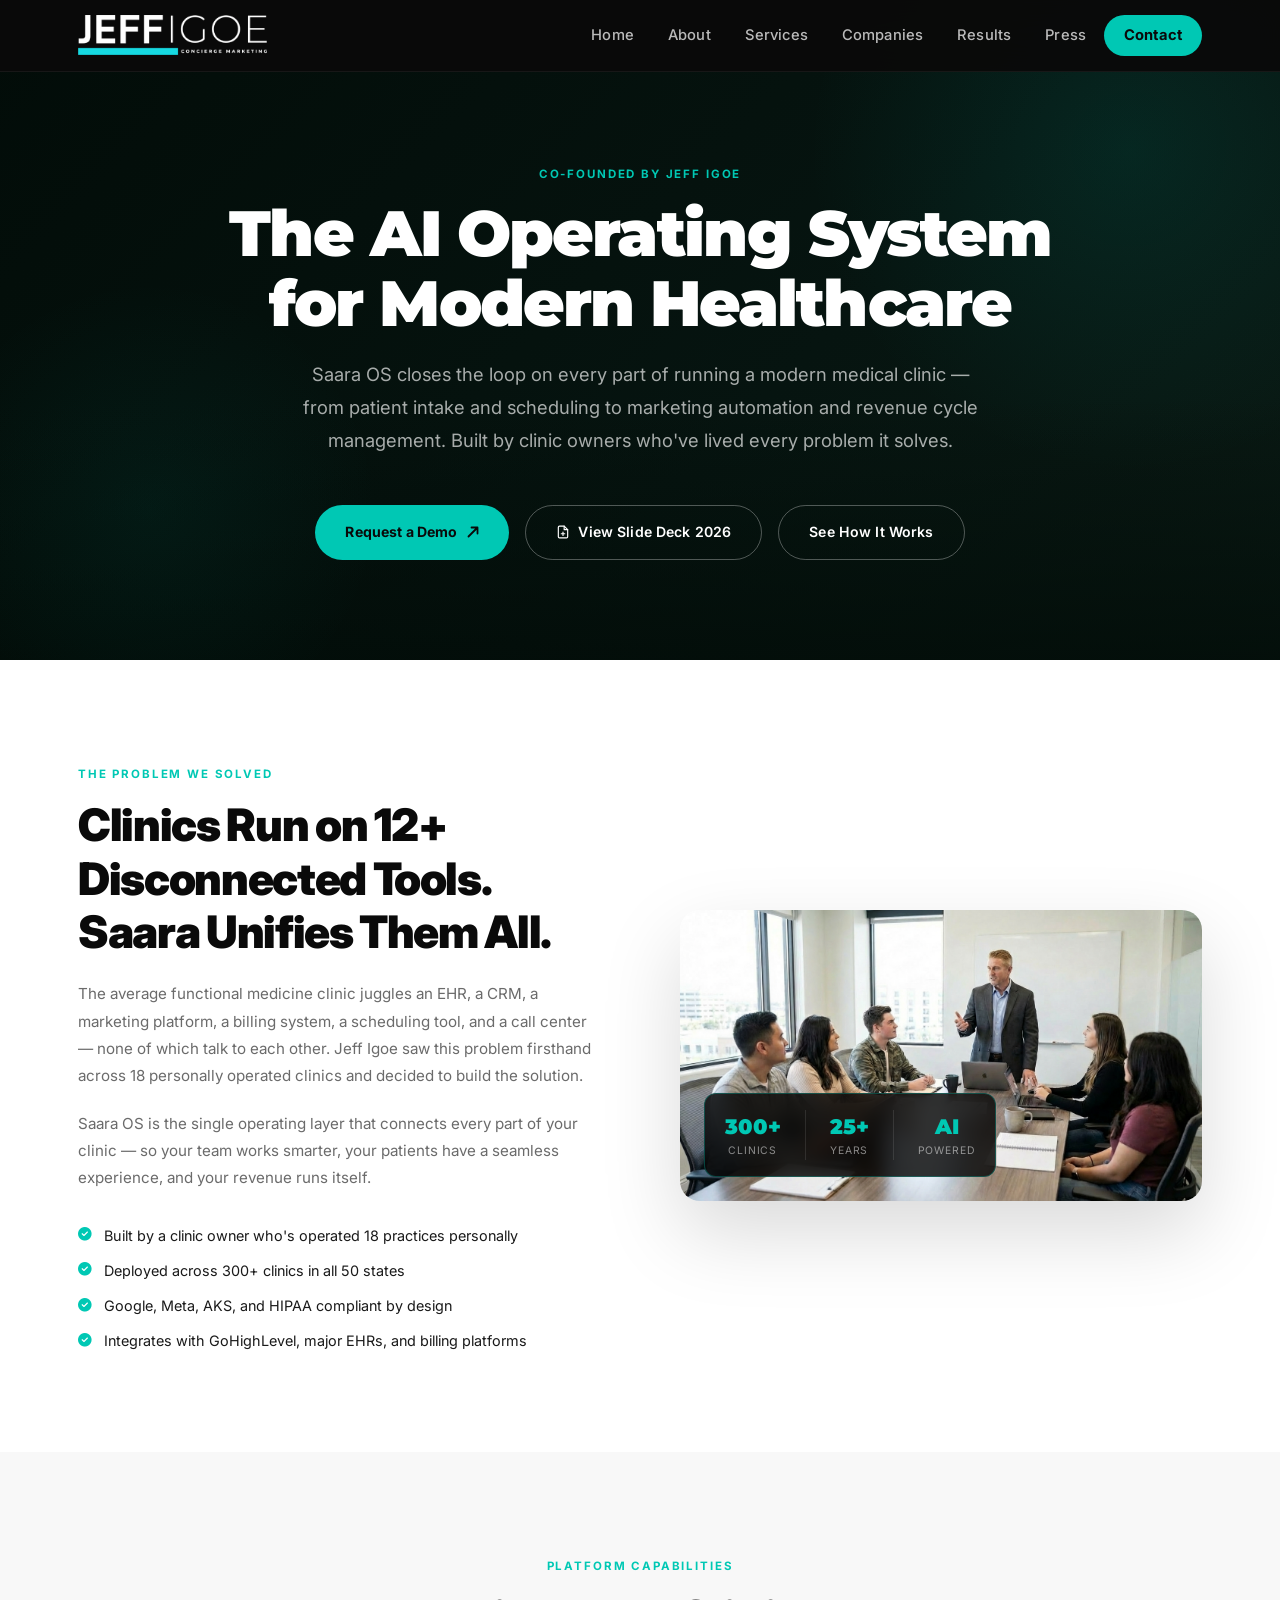
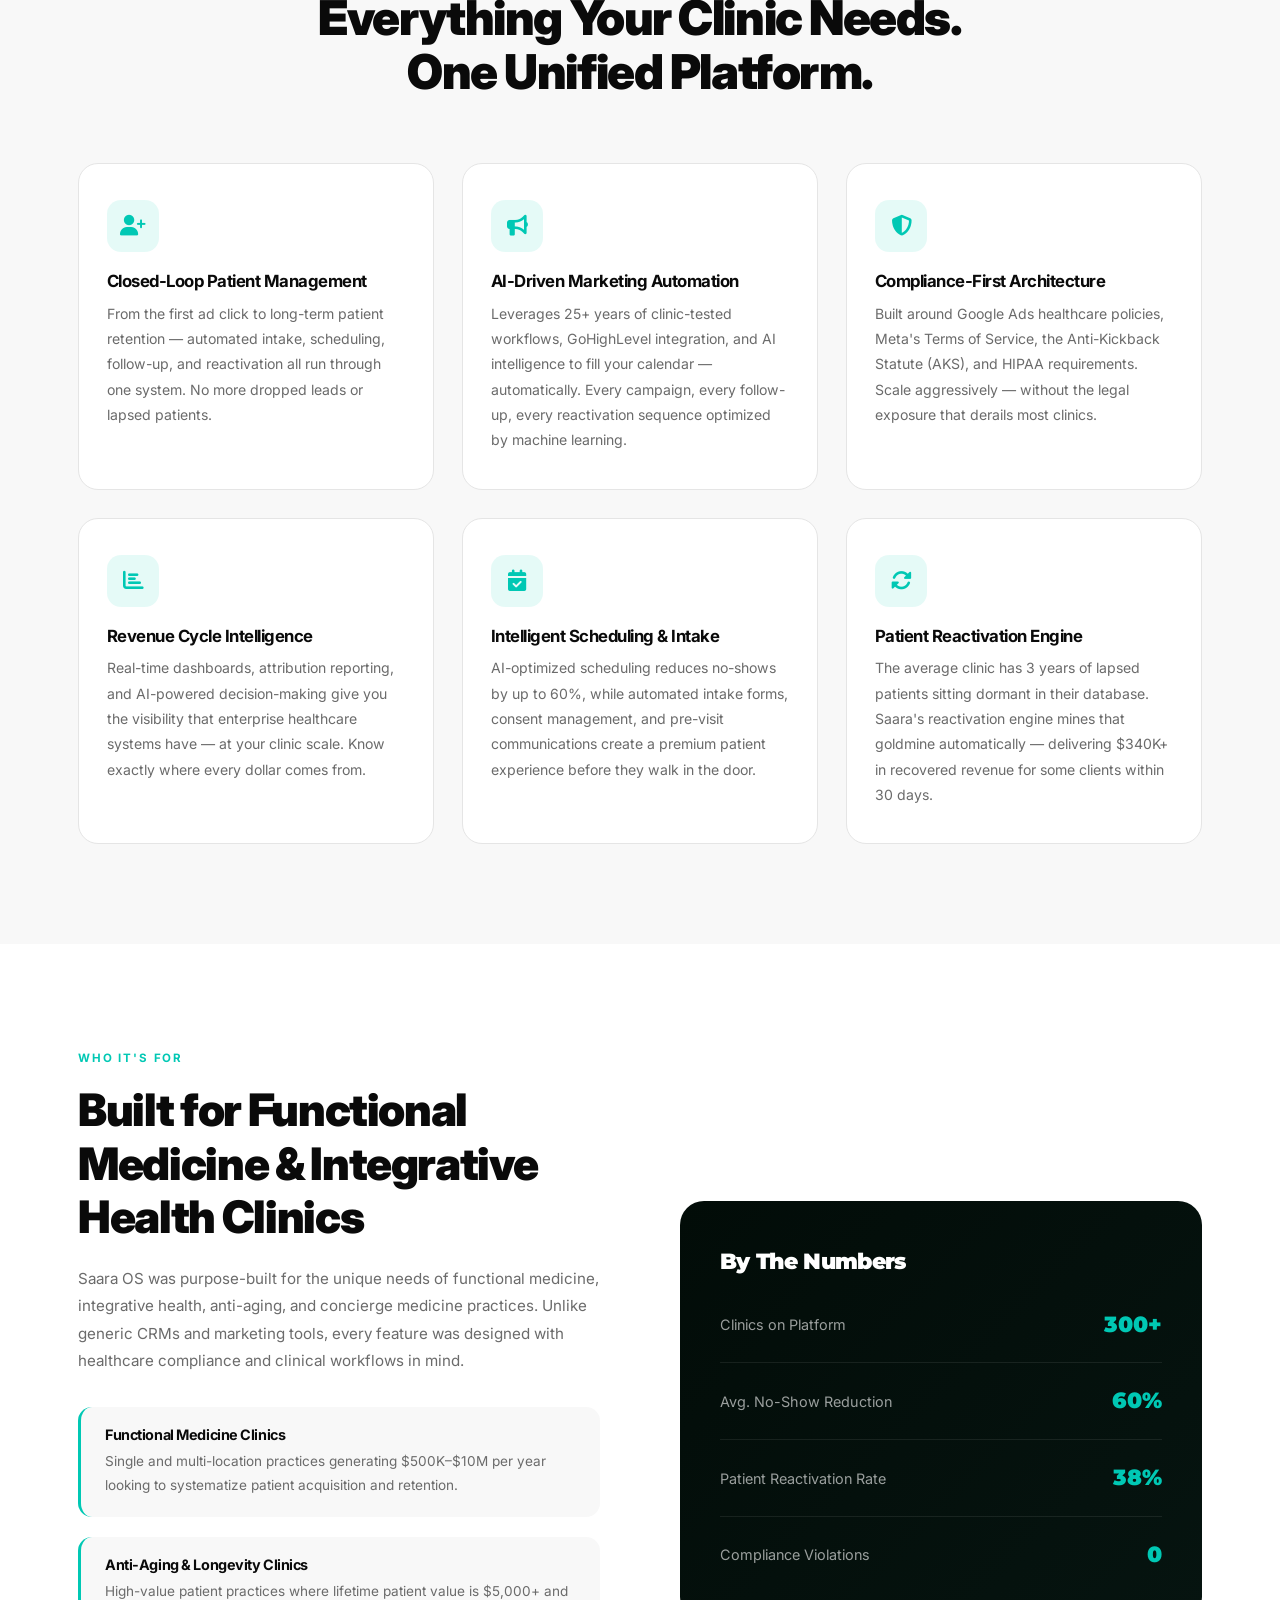
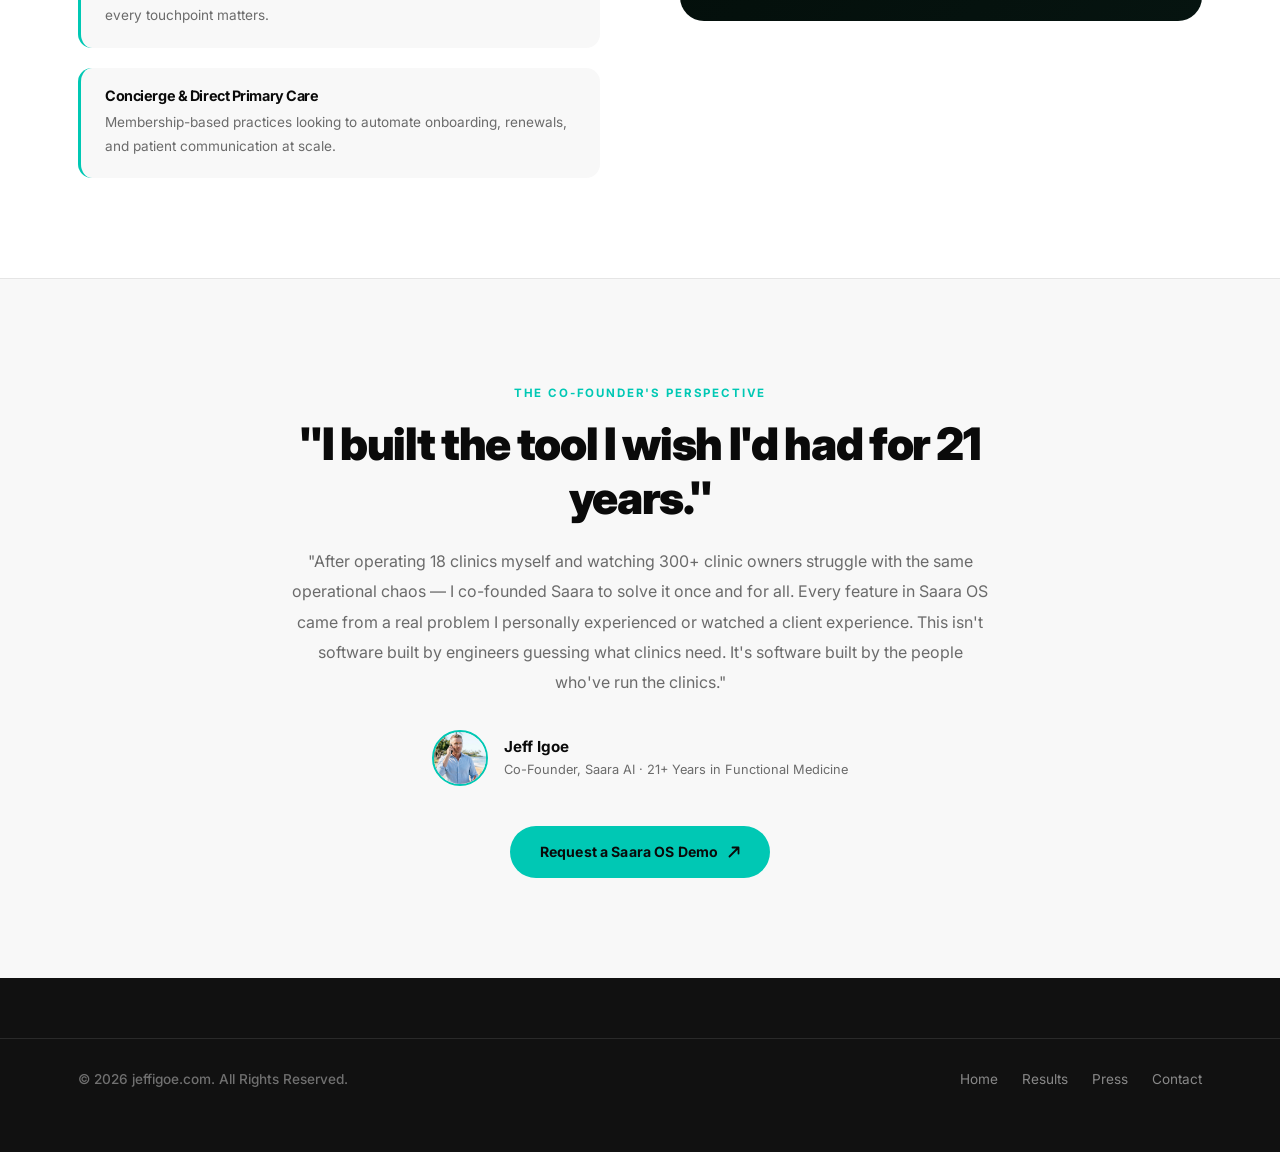
<file: saara.html>
<!DOCTYPE html>
<html lang="en-US" prefix="og: https://ogp.me/ns#">
<head>
  <meta charset="UTF-8" />
  <meta name="viewport" content="width=device-width, initial-scale=1.0" />
  <title>Saara AI — The AI Operating System for Modern Healthcare | Co-Founded by Jeff Igoe</title>
  <meta name="description" content="Saara OS is the AI operating system built for modern healthcare clinics. Closed-loop patient management, AI-driven marketing automation, compliance-first architecture (AKS, HIPAA, Google, Meta), and real-time revenue cycle intelligence. Co-founded by Jeff Igoe." />
  <meta name="keywords" content="Saara AI, Saara OS, healthcare AI, AI operating system for clinics, functional medicine AI, Jeff Igoe Saara AI, healthcare automation, AI patient management, HIPAA compliant AI, GoHighLevel healthcare AI" />
  <meta name="author" content="Jeff Igoe" />
  <meta name="robots" content="index, follow, max-image-preview:large, max-snippet:-1, max-video-preview:-1" />
  <link rel="canonical" href="https://www.jeffigoe.com/saara.html" />
  <link rel="author" href="https://www.jeffigoe.com/about.html" />
  <link rel="alternate" hreflang="en-US" href="https://www.jeffigoe.com/saara.html" />
  <link rel="alternate" type="text/plain" href="https://www.jeffigoe.com/llms.txt" />
  <!-- Open Graph -->
  <meta property="og:type"        content="website" />
  <meta property="og:url"         content="https://www.jeffigoe.com/saara.html" />
  <meta property="og:site_name"   content="Jeff Igoe — Fractional CMO" />
  <meta property="og:title"       content="Saara AI — The AI Operating System for Modern Healthcare | Co-Founded by Jeff Igoe" />
  <meta property="og:description" content="Co-founded by Jeff Igoe. Saara OS automates patient intake, retention, marketing, and revenue cycle for functional medicine clinics. AKS & HIPAA compliant." />
  <meta property="og:image"       content="https://www.jeffigoe.com/images/jeff-igoe-board-room.png" />
  <meta property="og:image:width" content="1200" />
  <meta property="og:image:height" content="630" />
  <meta property="og:image:alt"   content="Jeff Igoe, Co-Founder of Saara AI — AI operating system for healthcare" />
  <meta property="og:locale"      content="en_US" />
  <!-- Twitter Card -->
  <meta name="twitter:card"        content="summary_large_image" />
  <meta name="twitter:site"        content="@jeffigoe" />
  <meta name="twitter:creator"     content="@jeffigoe" />
  <meta name="twitter:title"       content="Saara AI — AI OS for Healthcare Clinics | Co-Founded by Jeff Igoe" />
  <meta name="twitter:description" content="Saara OS: AI-driven patient management, marketing automation, and revenue cycle intelligence for functional medicine clinics." />
  <meta name="twitter:image"       content="https://www.jeffigoe.com/images/jeff-igoe-board-room.png" />
  <!-- Geo -->
  <meta name="geo.region" content="US" />
  <meta name="coverage" content="Nationwide" />
  <!-- Dublin Core -->
  <meta name="DC.title" content="Saara AI — AI Operating System for Healthcare Clinics" />
  <meta name="DC.creator" content="Jeff Igoe" />
  <meta name="DC.subject" content="Healthcare AI, AI Operating System, Functional Medicine Technology, Saara OS" />
  <meta name="DC.identifier" content="https://www.jeffigoe.com/saara.html" />
  <meta name="DC.language" content="en-US" />

  <!-- Google Analytics 4 -->
  <script async src="https://www.googletagmanager.com/gtag/js?id=G-6Q5QRYRSZF"></script>
  <script>
    window.dataLayer = window.dataLayer || [];
    function gtag(){dataLayer.push(arguments);}
    gtag('js', new Date());
    gtag('config', 'G-6Q5QRYRSZF');
  </script>

  <link rel="icon" href="images/fav.webp" />
  <link rel="preconnect" href="https://fonts.googleapis.com" />
  <link rel="preconnect" href="https://fonts.gstatic.com" crossorigin />
  <link href="https://fonts.googleapis.com/css2?family=Inter:wght@300;400;500;600;700;800;900&family=Montserrat:wght@400;600;700;800;900&display=swap" rel="stylesheet" />
  <link rel="stylesheet" href="https://cdn.jsdelivr.net/npm/@fortawesome/fontawesome-free@6.5.0/css/all.min.css" />
  <link rel="stylesheet" href="css/style.css" />
  <link rel="stylesheet" href="css/pages.css" />
  <script type="application/ld+json">
  {
    "@context": "https://schema.org",
    "@graph": [
      {
        "@type": "WebPage",
        "@id": "https://www.jeffigoe.com/saara.html#webpage",
        "name": "Saara AI — The AI Operating System for Modern Healthcare",
        "description": "Saara OS is an AI operating system for modern healthcare clinics, co-founded by Jeff Igoe.",
        "url": "https://www.jeffigoe.com/saara.html",
        "isPartOf": { "@id": "https://www.jeffigoe.com/#website" },
        "about": { "@id": "https://saara.ai/#organization" },
        "author": { "@id": "https://www.jeffigoe.com/#person" },
        "dateModified": "2026-03-13",
        "inLanguage": "en-US",
        "breadcrumb": {
          "@type": "BreadcrumbList",
          "itemListElement": [
            { "@type": "ListItem", "position": 1, "name": "Home", "item": "https://www.jeffigoe.com/" },
            { "@type": "ListItem", "position": 2, "name": "Saara AI", "item": "https://www.jeffigoe.com/saara.html" }
          ]
        }
      },
      {
        "@type": "SoftwareApplication",
        "@id": "https://www.jeffigoe.com/saara.html#software",
        "name": "Saara OS",
        "alternateName": ["Saara AI", "Saara Operating System"],
        "description": "Saara OS is an AI-powered operating system for modern healthcare clinics — providing closed-loop patient management, AI-driven marketing automation, compliance-first architecture (AKS, HIPAA, Google, Meta), and revenue cycle intelligence.",
        "applicationCategory": "HealthcareApplication",
        "operatingSystem": "Web",
        "url": "https://www.jeffigoe.com/saara.html",
        "author": { "@id": "https://www.jeffigoe.com/#person" },
        "creator": { "@id": "https://www.jeffigoe.com/#person" },
        "offers": {
          "@type": "Offer",
          "availability": "https://schema.org/InStock",
          "url": "https://calendly.com/conscioushealthconnections/meeting-with-jeff-igoe"
        },
        "audience": {
          "@type": "Audience",
          "audienceType": "Functional Medicine Clinics, Integrative Health Practices, Concierge Medical Clinics"
        },
        "featureList": [
          "Closed-loop patient management (intake to reactivation)",
          "AI-driven marketing automation with GoHighLevel integration",
          "AKS and HIPAA compliance-first architecture",
          "Real-time revenue cycle intelligence and dashboards",
          "Google Ads and Meta policy compliant by design"
        ]
      },
      {
        "@type": "Organization",
        "@id": "https://saara.ai/#organization",
        "name": "Saara AI",
        "alternateName": "Saara OS",
        "description": "Saara AI is a medically-focused artificial intelligence company co-founded by Jeff Igoe.",
        "founder": { "@id": "https://www.jeffigoe.com/#person" }
      }
    ]
  }
  </script>
</head>
<body>

<!-- NAVBAR -->
<header id="navbar" role="banner">
  <div class="nav-wrap">
    <a href="index.html" class="nav-brand">
      <img src="images/jeff-igoe-logo-white.webp" alt="Jeff Igoe" />
    </a>
    <nav class="nav-links" id="navLinks">
      <a href="index.html"           class="nl">Home</a>
      <a href="index.html#about"     class="nl">About</a>
      <a href="index.html#services"  class="nl">Services</a>
      <a href="index.html#portfolio" class="nl">Companies</a>
      <a href="results.html"         class="nl">Results</a>
      <a href="press.html"           class="nl">Press</a>
      
      <a href="index.html#contact"   class="nl nl-cta">Contact</a>
    </nav>
    <button class="nav-burger" id="navBurger" aria-label="Menu">
      <span></span><span></span><span></span>
    </button>
  </div>
</header>

<!-- PAGE HERO -->
<section class="page-hero saara-page-hero">
  <div class="page-hero-overlay"></div>
  <div class="container page-hero-inner">
    <span class="eyebrow teal-eye">Co-Founded by Jeff Igoe</span>
    <h1 class="page-hero-title">The AI Operating System<br/>for Modern Healthcare</h1>
    <p class="page-hero-sub">Saara OS closes the loop on every part of running a modern medical clinic — from patient intake and scheduling to marketing automation and revenue cycle management. Built by clinic owners who've lived every problem it solves.</p>
    <div style="display:flex;gap:16px;justify-content:center;flex-wrap:wrap;margin-top:40px;">
      <a href="https://calendly.com/conscioushealthconnections/meeting-with-jeff-igoe" target="_blank" rel="noopener" class="btn-primary">
        Request a Demo
        <svg width="12" height="12" viewBox="0 0 12 12"><path d="M10.5 1.5L1.5 10.5M10.5 1.5H4.5M10.5 1.5V7.5" stroke="currentColor" stroke-width="1.8" stroke-linecap="round" stroke-linejoin="round"/></svg>
      </a>
      <a href="https://www.genspark.ai/api/files/s/dFXHfA7T" target="_blank" rel="noopener" class="btn-ghost" style="color:#fff;border-color:rgba(255,255,255,.3);display:inline-flex;align-items:center;gap:8px;">
        <svg width="14" height="14" viewBox="0 0 24 24" fill="none" stroke="currentColor" stroke-width="2" stroke-linecap="round" stroke-linejoin="round"><path d="M14 2H6a2 2 0 0 0-2 2v16a2 2 0 0 0 2 2h12a2 2 0 0 0 2-2V8z"/><polyline points="14 2 14 8 20 8"/><line x1="12" y1="18" x2="12" y2="12"/><line x1="9" y1="15" x2="15" y2="15"/></svg>
        View Slide Deck 2026
      </a>
      <a href="#how-it-works" class="btn-ghost" style="color:#fff;border-color:rgba(255,255,255,.3);">See How It Works</a>
    </div>
  </div>
</section>

<!-- WHAT IS SAARA -->
<section class="saara-page-main" style="padding:100px 0;background:#fff;">
  <div class="container">
    <div style="display:grid;grid-template-columns:1fr 1fr;gap:80px;align-items:center;" data-aos>
      <div>
        <span class="eyebrow teal-eye">The Problem We Solved</span>
        <h2 style="font-size:clamp(1.8rem,3.5vw,2.8rem);font-weight:900;color:var(--ink);margin-bottom:20px;line-height:1.2;">Clinics Run on 12+ Disconnected Tools. Saara Unifies Them All.</h2>
        <p style="color:var(--muted);font-size:.95rem;line-height:1.8;margin-bottom:20px;">The average functional medicine clinic juggles an EHR, a CRM, a marketing platform, a billing system, a scheduling tool, and a call center — none of which talk to each other. Jeff Igoe saw this problem firsthand across 18 personally operated clinics and decided to build the solution.</p>
        <p style="color:var(--muted);font-size:.95rem;line-height:1.8;margin-bottom:32px;">Saara OS is the single operating layer that connects every part of your clinic — so your team works smarter, your patients have a seamless experience, and your revenue runs itself.</p>
        <div style="display:flex;flex-direction:column;gap:12px;">
          <div style="display:flex;align-items:center;gap:12px;font-size:.9rem;color:var(--ink-3);">
            <i class="fa-solid fa-circle-check" style="color:var(--teal);font-size:.85rem;"></i>
            Built by a clinic owner who's operated 18 practices personally
          </div>
          <div style="display:flex;align-items:center;gap:12px;font-size:.9rem;color:var(--ink-3);">
            <i class="fa-solid fa-circle-check" style="color:var(--teal);font-size:.85rem;"></i>
            Deployed across 300+ clinics in all 50 states
          </div>
          <div style="display:flex;align-items:center;gap:12px;font-size:.9rem;color:var(--ink-3);">
            <i class="fa-solid fa-circle-check" style="color:var(--teal);font-size:.85rem;"></i>
            Google, Meta, AKS, and HIPAA compliant by design
          </div>
          <div style="display:flex;align-items:center;gap:12px;font-size:.9rem;color:var(--ink-3);">
            <i class="fa-solid fa-circle-check" style="color:var(--teal);font-size:.85rem;"></i>
            Integrates with GoHighLevel, major EHRs, and billing platforms
          </div>
        </div>
      </div>
      <div style="position:relative;">
        <img src="images/jeff-igoe-board-room.png" alt="Saara AI — Jeff Igoe and team" style="width:100%;border-radius:20px;box-shadow:0 32px 80px rgba(0,0,0,.15);" />
        <div style="position:absolute;bottom:24px;left:24px;background:rgba(0,0,0,.8);backdrop-filter:blur(10px);border:1px solid rgba(0,200,180,.3);border-radius:12px;padding:16px 20px;display:flex;gap:24px;">
          <div style="text-align:center;">
            <div style="font-family:Montserrat,sans-serif;font-size:1.3rem;font-weight:900;color:var(--teal);">300+</div>
            <div style="font-size:.65rem;color:rgba(255,255,255,.5);letter-spacing:.08em;text-transform:uppercase;">Clinics</div>
          </div>
          <div style="width:1px;background:rgba(255,255,255,.1);"></div>
          <div style="text-align:center;">
            <div style="font-family:Montserrat,sans-serif;font-size:1.3rem;font-weight:900;color:var(--teal);">25+</div>
            <div style="font-size:.65rem;color:rgba(255,255,255,.5);letter-spacing:.08em;text-transform:uppercase;">Years</div>
          </div>
          <div style="width:1px;background:rgba(255,255,255,.1);"></div>
          <div style="text-align:center;">
            <div style="font-family:Montserrat,sans-serif;font-size:1.3rem;font-weight:900;color:var(--teal);">AI</div>
            <div style="font-size:.65rem;color:rgba(255,255,255,.5);letter-spacing:.08em;text-transform:uppercase;">Powered</div>
          </div>
        </div>
      </div>
    </div>
  </div>
</section>

<!-- CORE FEATURES -->
<section id="how-it-works" class="saara-features-grid">
  <div class="container">
    <div style="text-align:center;margin-bottom:64px;" data-aos>
      <span class="eyebrow teal-eye">Platform Capabilities</span>
      <h2 style="font-size:clamp(2rem,4vw,3rem);font-weight:900;color:var(--ink);margin-bottom:12px;">Everything Your Clinic Needs.<br/>One Unified Platform.</h2>
    </div>
    <div class="sfg-inner">
      <div class="sfg-card" data-aos>
        <div class="sfg-icon"><i class="fa-solid fa-user-plus"></i></div>
        <h3>Closed-Loop Patient Management</h3>
        <p>From the first ad click to long-term patient retention — automated intake, scheduling, follow-up, and reactivation all run through one system. No more dropped leads or lapsed patients.</p>
      </div>
      <div class="sfg-card" data-aos data-aos-delay="80">
        <div class="sfg-icon"><i class="fa-solid fa-bullhorn"></i></div>
        <h3>AI-Driven Marketing Automation</h3>
        <p>Leverages 25+ years of clinic-tested workflows, GoHighLevel integration, and AI intelligence to fill your calendar — automatically. Every campaign, every follow-up, every reactivation sequence optimized by machine learning.</p>
      </div>
      <div class="sfg-card" data-aos data-aos-delay="160">
        <div class="sfg-icon"><i class="fa-solid fa-shield-halved"></i></div>
        <h3>Compliance-First Architecture</h3>
        <p>Built around Google Ads healthcare policies, Meta's Terms of Service, the Anti-Kickback Statute (AKS), and HIPAA requirements. Scale aggressively — without the legal exposure that derails most clinics.</p>
      </div>
      <div class="sfg-card" data-aos data-aos-delay="0">
        <div class="sfg-icon"><i class="fa-solid fa-chart-bar"></i></div>
        <h3>Revenue Cycle Intelligence</h3>
        <p>Real-time dashboards, attribution reporting, and AI-powered decision-making give you the visibility that enterprise healthcare systems have — at your clinic scale. Know exactly where every dollar comes from.</p>
      </div>
      <div class="sfg-card" data-aos data-aos-delay="80">
        <div class="sfg-icon"><i class="fa-solid fa-calendar-check"></i></div>
        <h3>Intelligent Scheduling & Intake</h3>
        <p>AI-optimized scheduling reduces no-shows by up to 60%, while automated intake forms, consent management, and pre-visit communications create a premium patient experience before they walk in the door.</p>
      </div>
      <div class="sfg-card" data-aos data-aos-delay="160">
        <div class="sfg-icon"><i class="fa-solid fa-rotate"></i></div>
        <h3>Patient Reactivation Engine</h3>
        <p>The average clinic has 3 years of lapsed patients sitting dormant in their database. Saara's reactivation engine mines that goldmine automatically — delivering $340K+ in recovered revenue for some clients within 30 days.</p>
      </div>
    </div>
  </div>
</section>

<!-- WHO IT'S FOR -->
<section style="padding:100px 0;background:#fff;">
  <div class="container">
    <div style="display:grid;grid-template-columns:1fr 1fr;gap:80px;align-items:center;" data-aos>
      <div>
        <span class="eyebrow teal-eye">Who It's For</span>
        <h2 style="font-size:clamp(1.8rem,3.5vw,2.8rem);font-weight:900;color:var(--ink);margin-bottom:20px;line-height:1.2;">Built for Functional Medicine &amp; Integrative Health Clinics</h2>
        <p style="color:var(--muted);font-size:.95rem;line-height:1.8;margin-bottom:32px;">Saara OS was purpose-built for the unique needs of functional medicine, integrative health, anti-aging, and concierge medicine practices. Unlike generic CRMs and marketing tools, every feature was designed with healthcare compliance and clinical workflows in mind.</p>
        <div style="display:flex;flex-direction:column;gap:20px;">
          <div style="padding:20px 24px;background:var(--off);border-radius:14px;border-left:3px solid var(--teal);">
            <h4 style="font-size:.9rem;font-weight:700;color:var(--ink);margin-bottom:6px;">Functional Medicine Clinics</h4>
            <p style="font-size:.85rem;color:var(--muted);margin:0;">Single and multi-location practices generating $500K–$10M per year looking to systematize patient acquisition and retention.</p>
          </div>
          <div style="padding:20px 24px;background:var(--off);border-radius:14px;border-left:3px solid var(--teal);">
            <h4 style="font-size:.9rem;font-weight:700;color:var(--ink);margin-bottom:6px;">Anti-Aging &amp; Longevity Clinics</h4>
            <p style="font-size:.85rem;color:var(--muted);margin:0;">High-value patient practices where lifetime patient value is $5,000+ and every touchpoint matters.</p>
          </div>
          <div style="padding:20px 24px;background:var(--off);border-radius:14px;border-left:3px solid var(--teal);">
            <h4 style="font-size:.9rem;font-weight:700;color:var(--ink);margin-bottom:6px;">Concierge &amp; Direct Primary Care</h4>
            <p style="font-size:.85rem;color:var(--muted);margin:0;">Membership-based practices looking to automate onboarding, renewals, and patient communication at scale.</p>
          </div>
        </div>
      </div>
      <div>
        <div style="background:linear-gradient(135deg,#020c08,#061410);border-radius:24px;padding:48px 40px;">
          <h3 style="font-family:Montserrat,sans-serif;font-size:1.4rem;font-weight:900;color:#fff;margin-bottom:32px;">By The Numbers</h3>
          <div style="display:flex;flex-direction:column;gap:20px;">
            <div style="display:flex;justify-content:space-between;align-items:center;padding-bottom:20px;border-bottom:1px solid rgba(255,255,255,.08);">
              <span style="font-size:.9rem;color:rgba(255,255,255,.6);">Clinics on Platform</span>
              <span style="font-family:Montserrat,sans-serif;font-size:1.4rem;font-weight:900;color:var(--teal);">300+</span>
            </div>
            <div style="display:flex;justify-content:space-between;align-items:center;padding-bottom:20px;border-bottom:1px solid rgba(255,255,255,.08);">
              <span style="font-size:.9rem;color:rgba(255,255,255,.6);">Avg. No-Show Reduction</span>
              <span style="font-family:Montserrat,sans-serif;font-size:1.4rem;font-weight:900;color:var(--teal);">60%</span>
            </div>
            <div style="display:flex;justify-content:space-between;align-items:center;padding-bottom:20px;border-bottom:1px solid rgba(255,255,255,.08);">
              <span style="font-size:.9rem;color:rgba(255,255,255,.6);">Patient Reactivation Rate</span>
              <span style="font-family:Montserrat,sans-serif;font-size:1.4rem;font-weight:900;color:var(--teal);">38%</span>
            </div>
            <div style="display:flex;justify-content:space-between;align-items:center;">
              <span style="font-size:.9rem;color:rgba(255,255,255,.6);">Compliance Violations</span>
              <span style="font-family:Montserrat,sans-serif;font-size:1.4rem;font-weight:900;color:var(--teal);">0</span>
            </div>
          </div>
        </div>
      </div>
    </div>
  </div>
</section>

<!-- CO-FOUNDER SECTION -->
<section style="padding:100px 0;background:var(--off);border-top:1px solid var(--border);">
  <div class="container">
    <div style="text-align:center;max-width:700px;margin:0 auto;" data-aos>
      <span class="eyebrow teal-eye">The Co-Founder's Perspective</span>
      <h2 style="font-size:clamp(1.8rem,3.5vw,2.8rem);font-weight:900;color:var(--ink);margin-bottom:20px;line-height:1.2;">"I built the tool I wish I'd had for 21 years."</h2>
      <p style="color:var(--muted);font-size:1rem;line-height:1.9;margin-bottom:32px;">"After operating 18 clinics myself and watching 300+ clinic owners struggle with the same operational chaos — I co-founded Saara to solve it once and for all. Every feature in Saara OS came from a real problem I personally experienced or watched a client experience. This isn't software built by engineers guessing what clinics need. It's software built by the people who've run the clinics."</p>
      <div style="display:flex;align-items:center;justify-content:center;gap:16px;">
        <img src="images/jeff-on-phone-hawaii.webp" alt="Jeff Igoe" style="width:56px;height:56px;border-radius:50%;object-fit:cover;border:2px solid var(--teal);" />
        <div style="text-align:left;">
          <div style="font-weight:700;color:var(--ink);font-size:.95rem;">Jeff Igoe</div>
          <div style="font-size:.8rem;color:var(--muted);">Co-Founder, Saara AI · 21+ Years in Functional Medicine</div>
        </div>
      </div>
      <div style="margin-top:40px;">
        <a href="https://calendly.com/conscioushealthconnections/meeting-with-jeff-igoe" target="_blank" rel="noopener" class="btn-primary">
          Request a Saara OS Demo
          <svg width="12" height="12" viewBox="0 0 12 12"><path d="M10.5 1.5L1.5 10.5M10.5 1.5H4.5M10.5 1.5V7.5" stroke="currentColor" stroke-width="1.8" stroke-linecap="round" stroke-linejoin="round"/></svg>
        </a>
      </div>
    </div>
  </div>
</section>

<!-- FOOTER -->
<footer class="footer" style="padding:60px 0 32px;">
  <div class="footer-bottom">
    <div class="container" style="display:flex;justify-content:space-between;align-items:center;flex-wrap:wrap;gap:16px;">
      <p style="color:rgba(255,255,255,.4);font-size:.85rem;">© <span id="yr"></span> jeffigoe.com. All Rights Reserved.</p>
      <div style="display:flex;gap:24px;">
        <a href="index.html" style="color:rgba(255,255,255,.5);font-size:.85rem;">Home</a>
        <a href="results.html" style="color:rgba(255,255,255,.5);font-size:.85rem;">Results</a>
        <a href="press.html" style="color:rgba(255,255,255,.5);font-size:.85rem;">Press</a>
        <a href="index.html#contact" style="color:rgba(255,255,255,.5);font-size:.85rem;">Contact</a>
      </div>
    </div>
  </div>
</footer>

<script src="js/main.js"></script>
<script>document.getElementById('yr').textContent = new Date().getFullYear();</script>
</body>
</html>
</file>
<file: css/style.css>
/* ================================================================
   JEFF IGOE — Premium Redesign v3
   Apple-level luxury · Clean · High-end · Professional
   ================================================================ */

/* ── RESET ────────────────────────────────────────────────────── */
*, *::before, *::after { box-sizing: border-box; margin: 0; padding: 0; }
html { scroll-behavior: smooth; font-size: 16px; overflow-x: hidden; max-width: 100vw; }
body {
  font-family: 'Inter', -apple-system, BlinkMacSystemFont, 'Segoe UI', sans-serif;
  background: #fff;
  color: #1a1a1a;
  line-height: 1.6;
  overflow-x: hidden;
  max-width: 100vw;
  -webkit-font-smoothing: antialiased;
  -moz-osx-font-smoothing: grayscale;
}
img { max-width: 100%; display: block; }
a  { text-decoration: none; color: inherit; }
ul { list-style: none; }
button { cursor: pointer; font-family: inherit; border: none; background: none; }

/* ── DESIGN TOKENS ────────────────────────────────────────────── */
:root {
  /* colors */
  --black:       #000000;
  --ink:         #0a0a0a;
  --ink-2:       #111111;
  --ink-3:       #1a1a1a;
  --mid:         #444444;
  --muted:       #6b6b6b;
  --faint:       #999999;
  --border:      #e5e5e5;
  --border-dk:   #2a2a2a;
  --white:       #ffffff;
  --off:         #f8f8f8;
  --off-2:       #f2f2f2;
  --teal:        #00c8b4;
  --teal-2:      #00b4a0;
  --teal-3:      #009e8c;
  --teal-glow:   rgba(0, 200, 180, 0.18);
  --teal-dim:    rgba(0, 200, 180, 0.10);

  /* space */
  --r:    12px;
  --r-lg: 20px;
  --r-xl: 28px;

  /* shadows */
  --sh:    0 4px 24px rgba(0,0,0,.06);
  --sh-md: 0 12px 48px rgba(0,0,0,.1);
  --sh-lg: 0 24px 80px rgba(0,0,0,.14);
  --sh-xl: 0 40px 100px rgba(0,0,0,.18);

  /* transitions */
  --ease: .32s cubic-bezier(.4,0,.2,1);
}

/* ── LAYOUT HELPERS ───────────────────────────────────────────── */
.container {
  max-width: 1220px;
  margin: 0 auto;
  padding: 0 48px;
}
@media (max-width: 768px) { .container { padding: 0 24px; } }

/* ── TYPOGRAPHY ───────────────────────────────────────────────── */
h1, h2, h3, h4, h5, h6 {
  font-family: 'Inter', sans-serif;
  line-height: 1.12;
  color: var(--ink-3);
  letter-spacing: -0.03em;
}
h1 { font-size: clamp(2.6rem, 5vw, 4.2rem); font-weight: 800; }
h2 { font-size: clamp(2rem,   4vw, 3.2rem); font-weight: 700; }
h3 { font-size: clamp(1.2rem, 2vw, 1.5rem); font-weight: 600; }
h4 { font-size: 1.1rem; font-weight: 600; }

.display-title {
  font-family: 'Inter', sans-serif;
  font-weight: 800;
  letter-spacing: -0.04em;
  line-height: 1.08;
}
.display-title em {
  font-style: italic;
  font-family: 'Playfair Display', serif;
  font-weight: 600;
  letter-spacing: -0.02em;
  color: var(--teal);
}
.display-title.light { color: #fff; }
.display-title.light em { color: var(--teal); }

p { color: var(--muted); line-height: 1.78; font-size: .96rem; }

.eyebrow {
  display: inline-block;
  font-size: .72rem;
  font-weight: 700;
  letter-spacing: .16em;
  text-transform: uppercase;
  color: var(--teal);
  margin-bottom: 16px;
}
.teal-eye { color: var(--teal); }
.teal { color: var(--teal); }
.teal-text { color: var(--teal); }

.section-hd {
  text-align: center;
  margin-bottom: 72px;
}
.section-sub {
  max-width: 580px;
  margin: 20px auto 0;
  font-size: 1rem;
  color: var(--muted);
}

/* ── BUTTONS ──────────────────────────────────────────────────── */
.btn-primary {
  display: inline-flex;
  align-items: center;
  gap: 10px;
  background: var(--teal);
  color: var(--ink);
  font-size: .88rem;
  font-weight: 700;
  padding: 15px 30px;
  border-radius: 100px;
  transition: var(--ease);
  white-space: nowrap;
  letter-spacing: .01em;
}
.btn-primary svg { flex-shrink: 0; }
.btn-primary:hover {
  background: var(--teal-2);
  transform: translateY(-2px);
  box-shadow: 0 8px 30px rgba(0,200,180,.35);
}

.btn-ghost {
  display: inline-flex;
  align-items: center;
  gap: 10px;
  background: transparent;
  color: var(--ink-3);
  font-size: .88rem;
  font-weight: 600;
  padding: 15px 30px;
  border-radius: 100px;
  border: 1.5px solid var(--border);
  transition: var(--ease);
  letter-spacing: .01em;
}
.btn-ghost:hover {
  border-color: var(--ink-3);
  background: var(--ink-3);
  color: #fff;
}

.btn-outline-light {
  display: inline-flex;
  align-items: center;
  gap: 10px;
  background: transparent;
  color: #fff;
  font-size: .88rem;
  font-weight: 600;
  padding: 15px 30px;
  border-radius: 100px;
  border: 1.5px solid rgba(255,255,255,.4);
  transition: var(--ease);
  letter-spacing: .01em;
}
.btn-outline-light:hover {
  background: rgba(255,255,255,.1);
  border-color: rgba(255,255,255,.8);
}

/* ── CHIP ─────────────────────────────────────────────────────── */
.chip {
  display: inline-block;
  font-size: .76rem;
  font-weight: 600;
  letter-spacing: .06em;
  text-transform: uppercase;
  color: var(--teal);
  background: var(--teal-dim);
  padding: 7px 16px;
  border-radius: 100px;
  border: 1px solid rgba(0,200,180,.2);
  margin-bottom: 24px;
}

/* ── SCROLL REVEAL ────────────────────────────────────────────── */
[data-aos] {
  opacity: 0;
  transform: translateY(32px);
  transition: opacity .72s cubic-bezier(.4,0,.2,1), transform .72s cubic-bezier(.4,0,.2,1);
}
[data-aos].aos-in {
  opacity: 1;
  transform: translateY(0);
}

/* ── SCROLL PROGRESS ──────────────────────────────────────────── */
#scrollBar {
  position: fixed;
  top: 0; left: 0;
  width: 0%; height: 2px;
  background: var(--teal);
  z-index: 9999;
  transition: width .08s linear;
}

/* ── PRELOADER ────────────────────────────────────────────────── */
.preloader {
  position: fixed; inset: 0;
  background: var(--ink-2);
  display: flex; align-items: center; justify-content: center;
  z-index: 10000;
  transition: opacity .7s ease, visibility .7s ease;
}
.preloader.done { opacity: 0; visibility: hidden; pointer-events: none; }
.pl-inner { display: flex; flex-direction: column; align-items: center; gap: 32px; }
.pl-logo { width: 160px; filter: brightness(10); }
.pl-bar {
  width: 180px; height: 1px;
  background: rgba(255,255,255,.12);
  border-radius: 1px; overflow: hidden;
}
.pl-fill {
  height: 100%; width: 0%;
  background: var(--teal);
  border-radius: 1px;
  animation: plFill 1.6s cubic-bezier(.4,0,.2,1) forwards;
}
@keyframes plFill { to { width: 100%; } }

/* ── NAVBAR ───────────────────────────────────────────────────── */
#navbar {
  position: fixed; top: 0; left: 0; right: 0;
  z-index: 900;
  height: 72px;
  display: flex; align-items: center;
  background: rgba(10,10,10,.96);
  backdrop-filter: blur(24px) saturate(1.8);
  -webkit-backdrop-filter: blur(24px) saturate(1.8);
  border-bottom: 1px solid rgba(255,255,255,.06);
  transition: var(--ease);
}
.nav-wrap {
  width: 100%; max-width: 1220px;
  margin: 0 auto; padding: 0 48px;
  display: flex; align-items: center; justify-content: space-between;
}
/* Navbar logo — constrained height + min-width so it never squishes */
.nav-brand img {
  height: 40px;
  width: auto;
  max-width: 200px;
  display: block;
  object-fit: contain;
  flex-shrink: 0;
}
.nav-brand .logo-dk { display: none !important; }
.nav-brand .logo-lt { display: block !important; }

.nav-links { display: flex; align-items: center; gap: 2px; }
.nl {
  font-size: .92rem;
  font-weight: 500;
  color: rgba(255,255,255,.72);
  padding: 8px 16px;
  border-radius: 8px;
  transition: var(--ease);
  letter-spacing: .01em;
}
.nl:hover { color: #fff; background: rgba(255,255,255,.08); }

.nl-cta {
  background: var(--teal) !important;
  color: var(--ink) !important;
  font-weight: 700;
  padding: 9px 20px !important;
  border-radius: 100px !important;
}
.nl-cta:hover {
  background: var(--teal-2) !important;
  box-shadow: 0 4px 16px rgba(0,200,180,.35) !important;
  transform: translateY(-1px);
}

.nav-burger { display: none; flex-direction: column; gap: 5px; padding: 6px; }
.nav-burger span {
  display: block; width: 22px; height: 1.5px;
  background: rgba(255,255,255,.8); border-radius: 2px; transition: var(--ease);
}

/* ── HERO ─────────────────────────────────────────────────────── */
.hero {
  background: linear-gradient(150deg, #f0fffe 0%, #ffffff 40%, #f5f5f5 100%);
  min-height: 100vh;
  display: flex;
  flex-direction: column;
  padding-top: 72px;
}
.hero-grid {
  flex: 1;
  max-width: 1220px;
  margin: 0 auto;
  width: 100%;
  padding: 100px 48px 80px;
  display: grid;
  grid-template-columns: 1fr 1fr;
  gap: 80px;
  align-items: center;
}
.hero-copy { }
.hero-copy h1 {
  color: var(--ink);
  font-size: clamp(2.4rem, 4.2vw, 3.8rem);
  font-weight: 800;
  letter-spacing: -0.04em;
  line-height: 1.06;
  margin-bottom: 28px;
}
.hero-copy h1 em {
  font-style: italic;
  font-family: 'Playfair Display', serif;
  font-weight: 600;
  color: var(--teal);
  letter-spacing: -0.02em;
}
.hero-lead {
  color: var(--muted);
  font-size: 1.05rem;
  line-height: 1.75;
  margin-bottom: 44px;
  max-width: 480px;
}
.hero-actions { display: flex; align-items: center; gap: 16px; flex-wrap: wrap; }

/* hero visual */
.hero-visual { position: relative; }
.hero-img-frame {
  border-radius: var(--r-xl);
  overflow: hidden;
  box-shadow: var(--sh-xl);
  position: relative;
}
.hero-img-frame img {
  width: 100%;
  height: 560px;
  object-fit: cover;
  object-position: center top;
  display: block;
}

/* floating card */
.hero-float-card {
  position: absolute;
  bottom: 28px;
  left: 28px;
  background: rgba(255,255,255,.92);
  backdrop-filter: blur(20px);
  -webkit-backdrop-filter: blur(20px);
  border: 1px solid rgba(0,0,0,.08);
  border-radius: 16px;
  padding: 18px 24px;
  display: flex;
  align-items: center;
  gap: 16px;
  box-shadow: 0 8px 32px rgba(0,0,0,.12);
}
.hfc-icon {
  width: 44px; height: 44px;
  background: var(--teal);
  border-radius: 12px;
  display: flex; align-items: center; justify-content: center;
  color: var(--ink); font-size: 1.1rem;
  flex-shrink: 0;
}
.hero-float-card strong {
  display: block;
  color: var(--ink);
  font-size: 1.2rem;
  font-weight: 800;
  letter-spacing: -0.03em;
  line-height: 1;
}
.hero-float-card span {
  display: block;
  color: var(--muted);
  font-size: .76rem;
  font-weight: 500;
  margin-top: 3px;
}

/* ── LOGO STRIP ───────────────────────────────────────────────── */
.logo-strip {
  background: #fff;
  border-top: 1px solid rgba(0,0,0,.07);
  border-bottom: 1px solid rgba(0,0,0,.07);
  padding: 28px 0;
  overflow: hidden;
}
.strip-track {
  display: flex;
  align-items: center;
  gap: 72px;
  width: max-content;
  animation: stripScroll 40s linear infinite;
}
.strip-track:hover { animation-play-state: paused; }
@keyframes stripScroll { to { transform: translateX(-50%); } }
.si { flex-shrink: 0; display: flex; align-items: center; }
.si img {
  height: 80px; width: auto;
  max-width: 180px;
  object-fit: contain;
  opacity: .75;
  filter: none;
  transition: var(--ease);
}
.si img:hover { opacity: 1; }
/* Badge images in strip — circular, taller than logos */
.si-badge-img img {
  height: 80px !important;
  width: 80px !important;
  object-fit: contain;
  opacity: 1 !important;
  filter: none !important;
}
.si-badge {
  display: inline-flex;
  align-items: center;
  gap: 8px;
  padding: 10px 20px;
  border-radius: 40px;
  font-family: 'Montserrat', sans-serif;
  font-size: .8rem;
  font-weight: 800;
  letter-spacing: .04em;
  white-space: nowrap;
  flex-shrink: 0;
}
.si-badge--approved {
  background: rgba(22,163,74,.1);
  border: 1.5px solid rgba(22,163,74,.5);
  color: #16a34a;
}
.si-badge--caution {
  background: rgba(202,138,4,.1);
  border: 1.5px solid rgba(202,138,4,.5);
  color: #b45309;
}
.si-badge--avoid {
  background: rgba(220,38,38,.1);
  border: 1.5px solid rgba(220,38,38,.5);
  color: #dc2626;
}

/* ── ABOUT ────────────────────────────────────────────────────── */
.about {
  padding: 100px 0;
  background: var(--white);
}
.about-intro {
  display: grid;
  grid-template-columns: 1fr 1fr;
  gap: 72px;
  align-items: center;
  margin-bottom: 100px;
}
.about-intro-text .display-title {
  font-size: clamp(2.2rem, 4vw, 3.4rem);
  margin-top: 4px;
  margin-bottom: 18px;
}
.about-sub-headline {
  font-family: 'Montserrat', sans-serif;
  font-size: 1.05rem;
  font-weight: 600;
  color: var(--dark);
  line-height: 1.6;
  margin-bottom: 18px;
  letter-spacing: -0.01em;
}
.about-lead {
  font-size: .95rem;
  line-height: 1.8;
  color: var(--muted);
  margin-bottom: 28px;
}
.about-pills {
  display: flex;
  flex-direction: column;
  gap: 10px;
}
.about-pill {
  display: inline-flex;
  align-items: center;
  gap: 10px;
  font-size: .83rem;
  font-weight: 600;
  color: var(--dark);
  background: rgba(44,220,228,.08);
  border: 1px solid rgba(44,220,228,.22);
  padding: 9px 16px;
  border-radius: 100px;
  width: fit-content;
  letter-spacing: .01em;
}
.about-pill i {
  color: var(--teal);
  font-size: .8rem;
  flex-shrink: 0;
}
.about-intro-img img {
  width: 100%;
  height: 520px;
  object-fit: cover;
  object-position: center top;
  border-radius: var(--r-xl);
  box-shadow: var(--sh-lg);
}

/* pillars */
.pillars {
  display: grid;
  grid-template-columns: repeat(3,1fr);
  gap: 28px;
  margin-bottom: 100px;
}
.pillar {
  padding: 40px 36px;
  border: 1px solid var(--border);
  border-radius: var(--r-xl);
  background: var(--white);
  transition: var(--ease);
  position: relative;
  overflow: hidden;
}
.pillar::after {
  content: '';
  position: absolute;
  inset: 0;
  background: linear-gradient(135deg, var(--teal-dim), transparent 60%);
  opacity: 0;
  transition: var(--ease);
}
.pillar:hover {
  border-color: rgba(0,200,180,.35);
  box-shadow: 0 16px 56px rgba(0,200,180,.08);
  transform: translateY(-4px);
}
.pillar:hover::after { opacity: 1; }
.pillar-icon {
  width: 52px; height: 52px;
  background: var(--teal-dim);
  border-radius: 14px;
  display: flex; align-items: center; justify-content: center;
  margin-bottom: 24px;
  position: relative; z-index: 1;
}
.pillar-icon i { color: var(--teal); font-size: 1.3rem; }
.pillar h4 {
  font-size: 1.05rem;
  font-weight: 700;
  color: var(--ink-3);
  margin-bottom: 12px;
  position: relative; z-index: 1;
}
.pillar p {
  font-size: .88rem;
  line-height: 1.75;
  position: relative; z-index: 1;
}

/* stats bar */
.stats-bar {
  display: grid;
  grid-template-columns: 1fr auto 1fr auto 1fr auto 1fr;
  background: var(--ink-2);
  border-radius: var(--r-xl);
  overflow: hidden;
  align-items: center;
}
.stat-item {
  padding: 52px 40px;
  text-align: center;
}
.stat-div {
  width: 1px;
  background: var(--border-dk);
  align-self: stretch;
}
.stat-n {
  font-family: 'Inter', sans-serif;
  font-size: clamp(2.6rem, 4vw, 4rem);
  font-weight: 900;
  color: #fff;
  letter-spacing: -0.05em;
  line-height: 1;
  margin-bottom: 12px;
}
.stat-suf { color: var(--teal); }
.count { color: #fff; }
.stat-item p {
  font-size: .82rem;
  font-weight: 500;
  color: rgba(255,255,255,.45);
  line-height: 1.4;
  letter-spacing: .01em;
}



/* ── LEAD MAGNET ─────────────────────────────────────────────────── */
.lead-magnet {
  padding: 100px 0;
  background: linear-gradient(135deg, #020e0b 0%, #041a13 100%);
  position: relative;
  overflow: hidden;
}
.lead-magnet::before {
  content: '';
  position: absolute;
  top: -120px; right: -120px;
  width: 480px; height: 480px;
  background: radial-gradient(circle, rgba(0,200,180,.12) 0%, transparent 70%);
  pointer-events: none;
}
.lm-inner {
  display: grid;
  grid-template-columns: 1fr 1fr;
  gap: 80px;
  align-items: center;
}
.lm-title {
  font-family: 'Montserrat', sans-serif;
  font-size: clamp(1.8rem, 3.5vw, 2.8rem);
  font-weight: 900;
  color: #fff;
  letter-spacing: -.02em;
  margin-bottom: 16px;
  line-height: 1.1;
}
.lm-sub {
  color: rgba(255,255,255,.6);
  font-size: .95rem;
  line-height: 1.8;
  margin-bottom: 28px;
}
.lm-bullets {
  display: flex;
  flex-direction: column;
  gap: 10px;
}
.lm-bullets li {
  display: flex;
  align-items: center;
  gap: 10px;
  font-size: .9rem;
  color: rgba(255,255,255,.75);
}
.lm-bullets li i { color: var(--teal); font-size: .8rem; }
.lm-form-card {
  background: rgba(255,255,255,.04);
  border: 1px solid rgba(255,255,255,.1);
  border-radius: 20px;
  padding: 40px 36px;
  backdrop-filter: blur(10px);
}
.lm-form-title {
  font-family: 'Montserrat', sans-serif;
  font-size: 1.15rem;
  font-weight: 800;
  color: #fff;
  text-align: center;
  margin-bottom: 24px;
}
.lm-form {
  display: flex;
  flex-direction: column;
  gap: 12px;
}
.lm-form input {
  width: 100%;
  padding: 15px 20px;
  background: rgba(255,255,255,.06);
  border: 1.5px solid rgba(255,255,255,.1);
  border-radius: 50px;
  color: #fff;
  font-family: inherit;
  font-size: .9rem;
  outline: none;
  transition: border-color .2s;
  text-align: center;
}
.lm-form input::placeholder { color: rgba(255,255,255,.35); }
.lm-form input:focus { border-color: var(--teal); }
.lm-submit {
  width: 100%;
  padding: 15px;
  background: var(--teal);
  color: var(--ink);
  font-family: 'Montserrat', sans-serif;
  font-size: .88rem;
  font-weight: 700;
  letter-spacing: .04em;
  border-radius: 50px;
  border: none;
  cursor: pointer;
  display: flex;
  align-items: center;
  justify-content: center;
  gap: 8px;
  transition: background .2s, transform .2s;
}
.lm-submit:hover { background: #00b8a2; transform: translateY(-1px); }
.lm-success {
  text-align: center;
  color: var(--teal);
  font-weight: 700;
  font-size: .95rem;
  padding: 12px;
}
.lm-fine {
  text-align: center;
  font-size: .75rem;
  color: rgba(255,255,255,.3);
  margin-top: 14px;
  display: flex;
  align-items: center;
  justify-content: center;
  gap: 6px;
}

/* ── SERVICES ─────────────────────────────────────────────────── */
/* ── SERVICES ─────────────────────────────────────────────────── */
.services {
  padding: 100px 0 0;
  background: var(--off);
}
.services-hd {
  text-align: center;
  margin-bottom: 52px;
}
.services-hd .display-title {
  font-size: clamp(2.8rem, 6vw, 5rem);
  font-weight: 900;
  letter-spacing: -.03em;
  margin-bottom: 20px;
}
.services-subhead {
  font-size: 1.05rem;
  color: var(--muted);
  max-width: 640px;
  margin: 0 auto;
  line-height: 1.7;
}

/* 3-col feature card grid */
.svc-grid {
  display: grid;
  grid-template-columns: repeat(3, 1fr);
  gap: 28px;
  margin-bottom: 56px;
}

.svc-feat-card {
  background: var(--white);
  border-radius: 20px;
  overflow: hidden;
  border: 1px solid var(--border);
  box-shadow: 0 2px 12px rgba(0,0,0,.05);
  transition: transform .35s ease, box-shadow .35s ease;
  display: flex;
  flex-direction: column;
}
.svc-feat-card:hover {
  transform: translateY(-6px);
  box-shadow: 0 20px 48px rgba(0,0,0,.12);
}
.svc-feat-card.sfc-featured {
  border-color: var(--teal);
  box-shadow: 0 4px 24px rgba(0,168,148,.15);
}
.svc-feat-card.sfc-featured:hover {
  box-shadow: 0 24px 56px rgba(0,168,148,.22);
}

/* image wrapper */
.sfc-img-wrap {
  position: relative;
  width: 100%;
  height: 220px;
  overflow: hidden;
  flex-shrink: 0;
}
.sfc-img-wrap img {
  width: 100%;
  height: 100%;
  object-fit: cover;
  object-position: center top;
  display: block;
  transition: transform .6s ease;
}
.svc-feat-card:hover .sfc-img-wrap img { transform: scale(1.04); }

.sfc-num {
  position: absolute;
  top: 16px;
  left: 16px;
  font-family: 'Montserrat', sans-serif;
  font-size: .7rem;
  font-weight: 800;
  letter-spacing: .1em;
  color: #fff;
  background: rgba(0,0,0,.48);
  backdrop-filter: blur(6px);
  -webkit-backdrop-filter: blur(6px);
  padding: 4px 10px;
  border-radius: 40px;
}
.sfc-badge {
  position: absolute;
  top: 16px;
  right: 16px;
  font-family: 'Montserrat', sans-serif;
  font-size: .65rem;
  font-weight: 800;
  letter-spacing: .08em;
  text-transform: uppercase;
  color: var(--ink);
  background: var(--teal);
  padding: 5px 12px;
  border-radius: 40px;
}

/* text content */
.sfc-content {
  padding: 28px 28px 32px;
  display: flex;
  flex-direction: column;
  flex: 1;
}
.sfc-content h3 {
  font-family: 'Montserrat', sans-serif;
  font-size: 1.05rem;
  font-weight: 700;
  color: var(--ink-3);
  margin-bottom: 12px;
  line-height: 1.35;
  letter-spacing: -0.01em;
}
.sfc-h3-sub {
  display: block;
  font-size: .78rem;
  font-weight: 600;
  color: var(--teal);
  letter-spacing: .02em;
  margin-top: 3px;
}
.svc-feat-card.sfc-featured .sfc-h3-sub { color: var(--teal); }
.svc-feat-card.sfc-featured .sfc-content h3 { color: var(--ink); }
.sfc-content p {
  font-size: .88rem;
  line-height: 1.75;
  color: var(--muted);
  flex: 1;
  margin-bottom: 20px;
}
.sfc-tags {
  display: flex;
  flex-wrap: wrap;
  gap: 8px;
  margin-top: auto;
}
.sfc-tags span {
  font-size: .72rem;
  font-weight: 600;
  letter-spacing: .04em;
  color: var(--teal);
  background: rgba(0,168,148,.08);
  border: 1px solid rgba(0,168,148,.2);
  padding: 4px 12px;
  border-radius: 40px;
}

/* bottom CTA bar */
.svc-cta-bar {
  display: flex;
  align-items: center;
  justify-content: space-between;
  gap: 32px;
  background: var(--ink);
  border-radius: 20px;
  padding: 36px 48px;
}
.svc-cta-question {
  font-family: 'Montserrat', sans-serif;
  font-size: 1.2rem;
  font-weight: 700;
  color: #fff;
  margin-bottom: 6px;
  letter-spacing: -0.01em;
}
.svc-cta-detail {
  font-size: .88rem;
  color: rgba(255,255,255,.5);
  margin: 0;
}
.svc-cta-btn {
  display: inline-flex;
  align-items: center;
  gap: 8px;
  white-space: nowrap;
  flex-shrink: 0;
}

/* ── IGOE SCORE ───────────────────────────────────────────────── */
.score {
  padding: 90px 0;
  background: var(--white);
  position: relative;
  overflow: hidden;
}
.score-intro {
  text-align: center;
  margin-bottom: 28px;
}
.score-badge-img {
  height: 240px;
  width: auto;
  max-width: 600px;
  margin: 0 auto 16px;
  display: block;
}
.score-intro .display-title {
  font-size: clamp(1.5rem, 2.8vw, 2rem);
  margin-bottom: 10px;
  color: var(--ink);
}
.score-tagline {
  color: var(--muted);
  font-size: .96rem;
  max-width: 560px;
  margin: 0 auto;
}

/* ── INFOGRAPHIC PANEL ──────────────────────────────────────── */
.score-panel {
  background: #fff;
  border: 1px solid var(--border);
  border-radius: 20px;
  overflow: hidden;
  box-shadow: 0 4px 40px rgba(0,0,0,.07);
  margin-bottom: 48px;
}
/* score-panel-hd removed — header lives in score-intro above the panel */
.score-panel-cols {
  display: grid;
  grid-template-columns: 1fr 1fr 1.4fr;
}

/* each column */
.score-pcol {
  padding: 32px 28px;
  border-right: 1px solid var(--border);
}
.score-pcol:last-child { border-right: none; }
.score-pcol-center { text-align: center; }

/* column headings */
.score-col-hd {
  display: flex;
  align-items: center;
  gap: 10px;
  font-family: 'Montserrat', sans-serif;
  font-size: .72rem;
  font-weight: 800;
  letter-spacing: .1em;
  text-transform: uppercase;
  margin-bottom: 20px;
  padding-bottom: 14px;
  border-bottom: 1px solid var(--border);
}
.score-green-hd { color: #2e7d32; }
.score-blue-hd  { color: var(--ink); justify-content: center; }
.score-averaged {
  font-weight: 400;
  letter-spacing: 0;
  text-transform: none;
  color: var(--muted);
}

/* icon circles */
.score-icon-circle {
  display: inline-flex;
  align-items: center;
  justify-content: center;
  border-radius: 50%;
  flex-shrink: 0;
}
.score-icon-circle.green {
  width: 28px; height: 28px;
  background: #e8f5e9;
  color: #2e7d32;
  font-size: .75rem;
}
.score-icon-circle.red {
  background: #fdecea;
  color: #c62828;
}
.score-icon-circle.sm { width: 20px; height: 20px; font-size: .6rem; }

/* problem list */
.score-problem-list {
  list-style: none;
  padding: 0; margin: 0 0 18px;
  display: flex;
  flex-direction: column;
  gap: 10px;
}
.score-problem-list li {
  display: flex;
  align-items: flex-start;
  gap: 10px;
  font-size: .82rem;
  color: var(--muted);
  line-height: 1.5;
}

/* fix box */
.score-fix-box {
  display: flex;
  align-items: flex-start;
  gap: 10px;
  background: #e8f5e9;
  border-radius: 10px;
  padding: 12px 14px;
  margin-bottom: 20px;
}
.score-fix-box p {
  font-size: .8rem;
  line-height: 1.55;
  color: #2e7d32;
  margin: 0;
}

/* badge examples */
.score-badge-examples {
  display: flex;
  gap: 8px;
  align-items: center;
  flex-wrap: wrap;
  margin-bottom: 6px;
}
.score-badge-examples img {
  height: 56px;
  width: auto;
}
.score-badge-caption {
  font-size: .7rem;
  color: var(--muted);
  letter-spacing: .04em;
  margin: 0;
}

/* gauge */
.score-gauge-wrap { margin-bottom: 20px; }
.score-gauge { width: 120px; height: 120px; }

/* tier rows */
.score-tier {
  display: flex;
  align-items: center;
  justify-content: space-between;
  padding: 8px 14px;
  border-radius: 8px;
  margin-bottom: 8px;
  font-size: .78rem;
  font-weight: 600;
  gap: 8px;
}
.score-tier-approved { background: #e8f5e9; color: #2e7d32; }
.score-tier-caution  { background: #fff8e1; color: #f57c00; }
.score-tier-avoid    { background: #fdecea; color: #c62828; }
.score-tier span { display: flex; align-items: center; gap: 6px; font-size: .72rem; }
.score-tier strong { font-size: .78rem; }

/* criteria table */
.score-criteria-table {
  width: 100%;
  border-collapse: collapse;
  font-size: .78rem;
}
.score-criteria-table th {
  font-family: 'Montserrat', sans-serif;
  font-size: .65rem;
  font-weight: 800;
  letter-spacing: .08em;
  text-transform: uppercase;
  color: var(--muted);
  padding: 8px 10px;
  border-bottom: 2px solid var(--border);
  text-align: left;
}
.score-criteria-table td {
  padding: 9px 10px;
  border-bottom: 1px solid var(--border);
  color: var(--ink-3);
  line-height: 1.45;
  vertical-align: top;
}
.score-criteria-table tr:last-child td { border-bottom: none; }
.score-criteria-table td:nth-child(2) {
  color: var(--teal);
  font-weight: 700;
  white-space: nowrap;
}
.score-criteria-table td:nth-child(3) {
  color: var(--muted);
  font-size: .72rem;
}

/* CTA row */
.score-cta-row {
  display: flex;
  align-items: center;
  justify-content: center;
  gap: 28px;
  text-align: center;
  flex-wrap: wrap;
}
.score-cta-row p {
  color: var(--muted);
  font-size: .96rem;
  margin: 0;
}

/* ── IGOE STACK SECTION ───────────────────────────────────────── */
.stack-section {
  padding: 90px 0;
  background: var(--ink);
  position: relative;
  overflow: hidden;
}
/* Subtle teal glow */
.stack-section::before {
  content: '';
  position: absolute;
  width: 700px; height: 700px;
  border-radius: 50%;
  background: radial-gradient(circle, rgba(0,200,180,.05) 0%, transparent 65%);
  top: -200px; left: -200px;
  pointer-events: none;
}

/* header overrides for dark bg */
.stack-intro .display-title { color: #fff; }
.stack-intro .score-tagline { color: rgba(255,255,255,.45); }

/* logo: black text + teal line → white text + teal line on dark bg */
.stack-badge-img {
  filter: invert(1) hue-rotate(180deg);
  height: 240px;
  max-width: 600px;
}

/* panel on dark bg gets a slightly lighter dark card */
.stack-panel {
  background: rgba(255,255,255,.04);
  border-color: rgba(255,255,255,.1);
  box-shadow: 0 4px 40px rgba(0,0,0,.3);
}

/* panel header: teal accent instead of ink */
.stack-panel-hd {
  background: rgba(0,0,0,.4);
  border-bottom: 1px solid rgba(255,255,255,.08);
}
.stack-panel-standard {
  color: var(--teal) !important;
  border-color: rgba(0,168,148,.4) !important;
}

/* column borders on dark */
.stack-panel .score-pcol {
  border-right-color: rgba(255,255,255,.08);
  border-bottom-color: rgba(255,255,255,.08);
}
.stack-panel .score-col-hd {
  border-bottom-color: rgba(255,255,255,.1);
}
.stack-panel .score-green-hd { color: var(--teal); }
.stack-panel .score-blue-hd  { color: rgba(255,255,255,.75); }
.stack-panel .score-averaged { color: rgba(255,255,255,.35); }

/* problem list on dark */
.stack-panel .score-problem-list li { color: rgba(255,255,255,.6); }
.stack-panel .score-icon-circle.red { background: rgba(198,40,40,.25); color: #ef9a9a; }
.stack-panel .score-icon-circle.green { background: rgba(46,125,50,.25); color: #81c784; }

/* fix box on dark */
.stack-fix-box {
  background: rgba(0,168,148,.12) !important;
  border: 1px solid rgba(0,168,148,.25);
}
.stack-fix-box p { color: var(--teal) !important; }
.stack-fix-box strong { color: #fff; }

/* layer pills */
.stack-layer-pills {
  display: flex;
  flex-wrap: wrap;
  gap: 8px;
  margin-top: 16px;
}
.stack-layer-pill {
  display: inline-flex;
  align-items: center;
  gap: 6px;
  font-size: .7rem;
  font-weight: 700;
  letter-spacing: .05em;
  text-transform: uppercase;
  padding: 5px 12px;
  border-radius: 40px;
  border: 1px solid rgba(255,255,255,.12);
  color: rgba(255,255,255,.6);
  background: rgba(255,255,255,.05);
}

/* stack layers visual — center column */
.stack-pcol-center { text-align: center; }
.stack-layers-visual {
  display: flex;
  flex-direction: column;
  gap: 6px;
  margin-bottom: 16px;
}
.sl-row {
  display: flex;
  align-items: center;
  gap: 10px;
  padding: 9px 14px;
  border-radius: 8px;
  font-size: .8rem;
  font-weight: 600;
}
.sl-row i { font-size: .75rem; flex-shrink: 0; width: 16px; text-align: center; }
.sl-row span { flex: 1; text-align: left; color: rgba(255,255,255,.8); }
.sl-row strong { font-size: .65rem; font-weight: 800; letter-spacing: .08em; text-transform: uppercase; white-space: nowrap; }

.sl-row--teal   { background: rgba(0,168,148,.18); }  .sl-row--teal   i, .sl-row--teal   strong { color: var(--teal); }
.sl-row--blue   { background: rgba(41,98,255,.15); }   .sl-row--blue   i, .sl-row--blue   strong { color: #7CB3FF; }
.sl-row--green  { background: rgba(46,125,50,.2); }    .sl-row--green  i, .sl-row--green  strong { color: #81c784; }
.sl-row--purple { background: rgba(103,58,183,.2); }   .sl-row--purple i, .sl-row--purple strong { color: #ce93d8; }
.sl-row--orange { background: rgba(230,81,0,.18); }    .sl-row--orange i, .sl-row--orange strong { color: #ffb74d; }
.sl-row--gold   { background: rgba(201,168,76,.15); }  .sl-row--gold   i, .sl-row--gold   strong { color: #C9A84C; }

/* outcome badge */
.stack-outcome-badge {
  display: inline-flex;
  align-items: center;
  gap: 8px;
  background: var(--teal);
  color: var(--ink);
  font-family: 'Montserrat', sans-serif;
  font-size: .78rem;
  font-weight: 800;
  letter-spacing: .06em;
  text-transform: uppercase;
  padding: 8px 20px;
  border-radius: 40px;
  margin-top: 4px;
}

/* criteria table on dark */
.stack-panel .score-criteria-table th { color: rgba(255,255,255,.4); border-bottom-color: rgba(255,255,255,.1); }
.stack-panel .score-criteria-table td { color: rgba(255,255,255,.7); border-bottom-color: rgba(255,255,255,.07); }
.stack-panel .score-criteria-table td:nth-child(2) { color: var(--teal); }
.stack-panel .score-criteria-table td:nth-child(3) { color: rgba(255,255,255,.45); }

/* cta row on dark bg */
.stack-section .score-cta-row p { color: rgba(255,255,255,.45); }


/* ── PORTFOLIO / COMPANY SHOWCASE ─────────────────────────────── */
.portfolio {
  padding: 0;
  background: var(--white);
}

/* ── Portfolio Bridge — removed, transition handled by co-hd gradient ── */
.portfolio-bridge { display: none; }

/* ── Portfolio Bottom Bridge — dark to white transition ──────────────── */
.portfolio-bridge-bottom {
  background: linear-gradient(180deg, #111111 0%, var(--white) 100%);
  height: 120px;
  width: 100%;
  display: block;
}

/* ── Card-to-card fade strips ────────────────────────────────────────── */
.card-fade {
  height: 80px;
  width: 100%;
  display: block;
}
.card-fade--to-cream {
  background: linear-gradient(180deg, #0a0a0a 0%, #faf8f3 100%);
}
.card-fade--to-dark {
  background: linear-gradient(180deg, #faf8f3 0%, #111111 100%);
}

/* section header — dark gradient flowing straight into dark cards */
.co-hd {
  text-align: center;
  padding: 100px 0 80px;
  /* gradient: picks up from services off-white, fades to full dark */
  background: linear-gradient(
    180deg,
    var(--off)   0%,
    #1a1a1a     30%,
    #0d0d0d     60%,
    var(--ink)  100%
  );
  border-bottom: none;
}
.co-hd .eyebrow { margin-bottom: 16px; }
/* eyebrow teal on dark bg already works; ensure text is white */
.co-hd-main {
  font-size: clamp(2.4rem, 5vw, 4rem);
  font-weight: 900;
  letter-spacing: -.03em;
  margin-bottom: 16px;
  color: #ffffff;
}
.co-hd-sub {
  font-size: 1.05rem;
  color: rgba(255,255,255,.55);
  max-width: 560px;
  margin: 0 auto;
  line-height: 1.7;
}

/* ── individual brand card ──────────────────────────────────── */
.co-card {
  padding: 0;
  overflow: hidden;
}
.co-card--teal { background: #fff; border-top: 1px solid var(--border); }

.co-card--gold { background: #faf8f3; border-top: 1px solid var(--border); }
.co-card--dark { background: var(--ink-2); border-top: 1px solid rgba(255,255,255,.06); }
/* CHC card — same dark treatment as Stack, teal top accent */
.co-card--chc  { background: var(--ink);  border-top: 3px solid var(--teal); }
.co-card--chc .co-tag { color: var(--teal); background: rgba(0,200,180,.08); border: 1px solid rgba(0,200,180,.2); }
.co-card--chc .co-logo { filter: brightness(0) invert(1); height: 100px; max-width: 360px; }
.co-card--chc .co-tagline { color: rgba(255,255,255,.75); }
.co-card--chc .co-desc    { color: rgba(255,255,255,.55); }
.co-card--chc .co-bullets li { color: rgba(255,255,255,.65); }
.co-card--chc .co-bullets li i { color: var(--teal); }
.co-card--chc .co-stat-pill { background: rgba(0,200,180,.1); border: 1px solid rgba(0,200,180,.2); color: rgba(255,255,255,.7); }

.co-card-inner {
  display: grid;
  grid-template-columns: 1fr 1fr;
  gap: 80px;
  align-items: center;
  padding-top: 80px;
  padding-bottom: 80px;
}
.co-card-inner--rev { direction: rtl; }
.co-card-inner--rev > * { direction: ltr; }

/* text side */
.co-tag {
  display: inline-block;
  font-family: 'Montserrat', sans-serif;
  font-size: .65rem;
  font-weight: 800;
  letter-spacing: .12em;
  text-transform: uppercase;
  padding: 5px 14px;
  border-radius: 40px;
  margin-bottom: 24px;
}
.co-card--teal .co-tag { color: var(--teal); background: rgba(0,168,148,.08); border: 1px solid rgba(0,168,148,.2); }
.co-card--gold .co-tag { color: #8a6a1a; background: rgba(201,168,76,.12); border: 1px solid rgba(201,168,76,.35); }
.co-card--dark .co-tag { color: rgba(255,255,255,.5); background: rgba(255,255,255,.06); border: 1px solid rgba(255,255,255,.12); }

.co-logo {
  height: 52px;
  width: auto;
  max-width: 260px;
  display: block;
  margin-bottom: 24px;
  object-fit: contain;
}
/* CHC logo is wider/more detailed — give it dominant size */
.co-card--teal .co-logo {
  height: 160px;
  max-width: 480px;
  margin-bottom: 20px;
}
.co-logo--dark { filter: brightness(10); }
.co-card--dark .co-logo {
  filter: invert(1) hue-rotate(180deg);
  height: 160px;
  max-width: 480px;
  margin-bottom: 20px;
}
.co-card--gold .co-logo {
  height: 160px;
  max-width: 480px;
  margin-bottom: 20px;
}
.co-logo--score {
  /* cream background — original black+gold logo shows naturally, no filter needed */
  filter: none;
}

/* Igoe Score rating badges row */
.score-badges-row {
  display: flex;
  align-items: center;
  gap: 10px;
  flex-wrap: wrap;
  margin: 16px 0 24px;
}
.score-badge-pill {
  display: inline-flex;
  align-items: center;
  gap: 6px;
  padding: 6px 14px;
  border-radius: 40px;
  font-family: 'Montserrat', sans-serif;
  font-size: .72rem;
  font-weight: 700;
  letter-spacing: .04em;
  transition: transform .2s ease, box-shadow .2s ease;
}
.score-badge-pill:hover {
  transform: translateY(-2px);
}
.score-badge--approved {
  background: rgba(74,222,128,.15);
  border: 1px solid rgba(74,222,128,.5);
  color: #4ade80;
}
.score-badge--caution {
  background: rgba(251,191,36,.15);
  border: 1px solid rgba(251,191,36,.5);
  color: #fbbf24;
}
.score-badge--avoid {
  background: rgba(248,113,113,.15);
  border: 1px solid rgba(248,113,113,.5);
  color: #f87171;
}

.co-tagline {
  font-family: 'Montserrat', sans-serif;
  font-size: 1.25rem;
  font-weight: 700;
  line-height: 1.35;
  letter-spacing: -0.02em;
  margin-bottom: 16px;
}
.co-card--teal .co-tagline { color: var(--ink); }
.co-card--gold .co-tagline { color: var(--ink); }
.co-card--dark .co-tagline { color: #fff; }

.co-desc {
  font-size: .93rem;
  line-height: 1.8;
  margin-bottom: 28px;
}
.co-card--teal .co-desc { color: var(--muted); }
.co-card--gold .co-desc { color: var(--muted); }
.co-card--dark .co-desc { color: rgba(255,255,255,.55); }

.co-bullets {
  list-style: none;
  padding: 0; margin: 0 0 36px;
  display: flex;
  flex-direction: column;
  gap: 10px;
}
.co-bullets li {
  display: flex;
  align-items: center;
  gap: 10px;
  font-size: .88rem;
  font-weight: 500;
}
.co-card--teal .co-bullets li { color: var(--ink-3); }
.co-card--gold .co-bullets li { color: var(--ink-3); }
.co-card--dark .co-bullets li { color: rgba(255,255,255,.7); }
.co-bullets li i {
  font-size: .8rem;
  flex-shrink: 0;
}
.co-card--teal .co-bullets li i { color: var(--teal); }
.co-card--gold .co-bullets li i { color: #8a6a1a; }
.co-card--dark .co-bullets li i { color: var(--teal); }

/* CTA buttons */
.co-btn {
  display: inline-flex;
  align-items: center;
  gap: 8px;
  font-family: 'Montserrat', sans-serif;
  font-size: .82rem;
  font-weight: 700;
  letter-spacing: .03em;
  padding: 13px 28px;
  border-radius: 100px;
  transition: var(--ease);
  white-space: nowrap;
}
.co-btn--teal {
  background: var(--teal);
  color: var(--ink);
}
.co-btn--teal:hover {
  background: #00b8a2;
  transform: translateY(-2px);
  box-shadow: 0 8px 28px rgba(0,168,148,.3);
}
.co-btn--gold {
  background: #C9A84C;
  color: #0a0a0a;
}
.co-btn--gold:hover {
  background: #d4b660;
  transform: translateY(-2px);
  box-shadow: 0 8px 28px rgba(201,168,76,.35);
}

/* visual side */
.co-card-visual {
  display: flex;
  flex-direction: column;
  gap: 16px;
}
.co-img-frame {
  position: relative;
  border-radius: 20px;
  overflow: hidden;
  box-shadow: 0 32px 80px rgba(0,0,0,.2);
}
.co-img-frame img {
  width: 100%;
  height: 400px;
  object-fit: cover;
  object-position: center top;
  display: block;
  transition: transform .7s ease;
}
.co-card:hover .co-img-frame img { transform: scale(1.03); }

.co-img-frame--teal { box-shadow: 0 32px 80px rgba(0,168,148,.15), 0 8px 32px rgba(0,0,0,.12); }
.co-img-frame--gold { box-shadow: 0 32px 80px rgba(138,106,26,.15), 0 8px 32px rgba(0,0,0,.1); border: 1px solid rgba(201,168,76,.25); }
.co-img-frame--dark { box-shadow: 0 32px 80px rgba(0,0,0,.4); }

/* subtle light-sweep shine on hover */
.co-img-shine {
  position: absolute;
  inset: 0;
  background: linear-gradient(115deg, transparent 40%, rgba(255,255,255,.08) 50%, transparent 60%);
  background-size: 200% 100%;
  background-position: 200% 0;
  transition: background-position .7s ease;
  pointer-events: none;
}
.co-card:hover .co-img-shine { background-position: -100% 0; }

/* stat pills row */
.co-stat-pills {
  display: flex;
  gap: 8px;
  flex-wrap: wrap;
}
.co-stat-pill {
  font-family: 'Montserrat', sans-serif;
  font-size: .68rem;
  font-weight: 700;
  letter-spacing: .06em;
  text-transform: uppercase;
  padding: 5px 14px;
  border-radius: 40px;
}
.co-card--teal .co-stat-pill { background: rgba(0,168,148,.08); color: var(--teal); border: 1px solid rgba(0,168,148,.2); }
.co-card--gold .co-stat-pill { background: rgba(138,106,26,.1); color: #7a5c12; border: 1px solid rgba(138,106,26,.25); }
.co-card--dark .co-stat-pill { background: rgba(255,255,255,.07); color: rgba(255,255,255,.55); border: 1px solid rgba(255,255,255,.12); }

/* ── SAARA ────────────────────────────────────────────────────── */
.saara {}

/* ── SAARA HERO — unified two-column block ─────────────────────── */
.saara-hero {
  position: relative;
  padding: 100px 0;
  overflow: hidden;
}
.saara-hero-bg {
  position: absolute; inset: 0;
  background-size: cover;
  background-position: center;
  filter: grayscale(30%);
}
.saara-hero-overlay {
  position: absolute; inset: 0;
  background: linear-gradient(135deg, rgba(4,10,9,.97) 0%, rgba(8,18,16,.93) 100%);
}

/* Two-column inner grid */
.saara-hero-inner {
  position: relative; z-index: 1;
  display: grid;
  grid-template-columns: 1fr 1fr;
  gap: 80px;
  align-items: center;
}

/* Left: text */
.saara-text-col {}
.saara-title {
  font-size: clamp(2rem, 4vw, 3.2rem);
  margin-bottom: 20px;
}
.saara-lead {
  color: rgba(255,255,255,.65);
  font-size: 1rem;
  line-height: 1.8;
  margin-bottom: 36px;
  max-width: 600px;
}

/* Bullet list */
.saara-bullets {
  list-style: none;
  padding: 0; margin: 0 0 40px;
  display: flex;
  flex-direction: column;
  gap: 22px;
}
.saara-bullets li {
  display: flex;
  align-items: flex-start;
  gap: 16px;
}
.saara-bullet-icon {
  flex-shrink: 0;
  width: 28px; height: 28px;
  border-radius: 50%;
  background: rgba(0,194,158,.15);
  border: 1px solid rgba(0,194,158,.35);
  color: var(--teal);
  font-size: .75rem;
  display: flex; align-items: center; justify-content: center;
  margin-top: 2px;
}
.saara-bullets li div {
  display: flex;
  flex-direction: column;
  gap: 3px;
}
.saara-bullets li strong {
  color: #fff;
  font-size: .96rem;
  font-weight: 600;
  letter-spacing: -.01em;
}
.saara-bullets li span {
  color: rgba(255,255,255,.5);
  font-size: .88rem;
  line-height: 1.6;
}

.saara-cta-row {
  display: flex;
  gap: 16px;
  flex-wrap: wrap;
}

/* Right: image + floating stats */
.saara-visual-col {
  position: relative;
}
.saara-img-wrap {
  position: relative;
  border-radius: var(--r-xl);
  overflow: hidden;
}
.saara-img-wrap img {
  width: 100%;
  height: 480px;
  object-fit: cover;
  object-position: center top;
  display: block;
  transition: transform .5s ease;
}
.saara-img-wrap:hover img { transform: scale(1.03); }
.saara-img-overlay {
  position: absolute; inset: 0;
  background: linear-gradient(180deg, transparent 50%, rgba(4,10,9,.7) 100%);
}

/* Floating stat cards */
.saara-stat-card {
  position: absolute;
  background: rgba(255,255,255,.06);
  border: 1px solid rgba(255,255,255,.12);
  backdrop-filter: blur(16px);
  -webkit-backdrop-filter: blur(16px);
  border-radius: 14px;
  padding: 14px 20px;
  display: flex;
  flex-direction: column;
  gap: 2px;
  min-width: 140px;
}
.saara-stat-tl { top: 20px; left: -24px; }
.saara-stat-br { bottom: 24px; right: -24px; }
.saara-stat-n {
  font-family: 'Montserrat', sans-serif;
  font-size: 1.6rem;
  font-weight: 800;
  color: var(--teal);
  line-height: 1;
}
.saara-stat-n sup {
  font-size: .7em;
  vertical-align: super;
}
.saara-stat-l {
  font-size: .75rem;
  color: rgba(255,255,255,.55);
  letter-spacing: .02em;
  text-transform: uppercase;
}

/* ── FAQ SECTION ────────────────────────────────────────────────── */
.faq-section {
  padding: 100px 0;
  background: var(--white);
  border-top: 1px solid var(--border);
}
.faq-hd {
  text-align: center;
  margin-bottom: 64px;
}
.faq-hd .display-title {
  font-size: clamp(2rem, 4vw, 3rem);
  font-weight: 900;
  letter-spacing: -.03em;
  margin-bottom: 12px;
}
.faq-sub {
  font-size: 1.05rem;
  color: var(--muted);
  margin-top: 8px;
}
.faq-grid {
  max-width: 860px;
  margin: 0 auto;
  display: flex;
  flex-direction: column;
  gap: 0;
}
.faq-item {
  border-bottom: 1px solid var(--border);
}
.faq-item:first-child {
  border-top: 1px solid var(--border);
}
.faq-q {
  width: 100%;
  text-align: left;
  padding: 22px 0;
  font-family: 'Montserrat', sans-serif;
  font-size: 1rem;
  font-weight: 700;
  color: var(--ink);
  display: flex;
  justify-content: space-between;
  align-items: center;
  gap: 16px;
  cursor: pointer;
  background: none;
  border: none;
  transition: color .2s;
}
.faq-q::after {
  content: '+';
  font-size: 1.4rem;
  font-weight: 300;
  color: var(--teal);
  flex-shrink: 0;
  transition: transform .3s;
}
.faq-q[aria-expanded="true"] {
  color: var(--teal);
}
.faq-q[aria-expanded="true"]::after {
  transform: rotate(45deg);
}
.faq-a {
  max-height: 0;
  overflow: hidden;
  transition: max-height .4s ease, padding .3s ease;
}
.faq-a.open {
  max-height: 400px;
  padding-bottom: 20px;
}
.faq-a p {
  font-size: .95rem;
  color: var(--muted);
  line-height: 1.8;
}
.faq-a p strong {
  color: var(--ink);
  font-weight: 600;
}
.faq-a p a {
  color: var(--teal);
  text-decoration: underline;
  text-underline-offset: 3px;
}

/* ── TESTIMONIALS ────────────────────────────────────────────────── */
/* ── TESTIMONIALS ──────────────────────────────────────────────── */
.testimonials {
  padding: 100px 0 80px;
  background: var(--ink-2);
  overflow: hidden;
}

/* header */
.tv-header {
  text-align: center;
  margin-bottom: 64px;
}
.tv-header .display-title {
  font-size: clamp(2rem, 3.8vw, 3rem);
  margin-bottom: 16px;
  line-height: 1.15;
}
.tv-lead {
  color: rgba(255,255,255,.45);
  max-width: 480px;
  margin: 0 auto;
  font-size: .95rem;
  line-height: 1.75;
}

/* ── stage (full-bleed slider container) */
.tv-stage {
  position: relative;
  display: flex;
  align-items: center;
  gap: 0;
  margin-bottom: 48px;
}

/* arrow buttons — float over stage edges */
.tv-arrow {
  flex-shrink: 0;
  width: 48px; height: 48px;
  border-radius: 50%;
  border: 1.5px solid rgba(255,255,255,.15);
  background: rgba(255,255,255,.05);
  backdrop-filter: blur(12px);
  -webkit-backdrop-filter: blur(12px);
  color: rgba(255,255,255,.7);
  display: flex; align-items: center; justify-content: center;
  transition: var(--ease);
  z-index: 10;
  flex-shrink: 0;
  margin: 0 20px;
}
.tv-arrow:hover {
  background: var(--teal);
  border-color: var(--teal);
  color: var(--ink);
  transform: scale(1.08);
  box-shadow: 0 0 24px rgba(44,220,228,.4);
}

/* viewport — clips overflow */
.tv-viewport {
  flex: 1;
  overflow: hidden;
  min-width: 0;
}

/* track — flex row of cards */
.tv-track {
  display: flex;
  gap: 16px;
  transition: transform .55s cubic-bezier(.4,0,.2,1);
  will-change: transform;
  cursor: grab;
  user-select: none;
}
.tv-track.dragging {
  cursor: grabbing;
  transition: none;
}

/* ── individual card */
.tv-card {
  flex-shrink: 0;
  width: calc(25% - 12px);
  border-radius: 20px;
  overflow: hidden;
  transition: transform .35s ease, box-shadow .35s ease;
  position: relative;
}
.tv-card:hover {
  transform: translateY(-6px) scale(1.01);
  box-shadow: 0 24px 56px rgba(0,0,0,.5);
}

/* thumbnail wrapper — 9:16 portrait */
.tv-thumb {
  position: relative;
  aspect-ratio: 9/16;
  overflow: hidden;
  border-radius: 20px;
  background: #111;
}
.tv-thumb img {
  width: 100%; height: 100%;
  object-fit: cover;
  object-position: center top;
  display: block;
  transition: transform .55s ease;
}
.tv-card:hover .tv-thumb img { transform: scale(1.04); }

/* gradient overlay — bottom fade for text legibility */
.tv-grad {
  position: absolute; inset: 0;
  background: linear-gradient(
    to bottom,
    transparent 30%,
    rgba(0,0,0,.2) 60%,
    rgba(0,0,0,.85) 100%
  );
  pointer-events: none;
}

/* name / role text at bottom */
.tv-info {
  position: absolute;
  bottom: 0; left: 0; right: 0;
  padding: 20px 18px 18px;
  z-index: 2;
  transform: translateY(6px);
  transition: transform .3s ease;
}
.tv-card:hover .tv-info { transform: translateY(0); }
.tv-name {
  font-family: 'Montserrat', sans-serif;
  font-size: .88rem;
  font-weight: 700;
  color: #fff;
  margin-bottom: 3px;
  letter-spacing: -.01em;
}
.tv-role {
  font-size: .74rem;
  font-weight: 500;
  color: rgba(255,255,255,.6);
  margin: 0;
}

/* play button — centered */
.tv-play-btn {
  position: absolute;
  top: 50%; left: 50%;
  transform: translate(-50%, -50%) scale(.9);
  width: 52px; height: 52px;
  border-radius: 50%;
  background: var(--teal);
  color: var(--ink);
  display: flex; align-items: center; justify-content: center;
  z-index: 3;
  opacity: 0;
  transition: opacity .25s ease, transform .25s ease, box-shadow .25s ease;
  border: none;
  cursor: pointer;
}
.tv-play-btn svg { margin-left: 2px; }
.tv-card:hover .tv-play-btn {
  opacity: 1;
  transform: translate(-50%, -50%) scale(1);
  box-shadow: 0 0 32px rgba(44,220,228,.55);
}

/* teal border glow on active card */
.tv-card.playing .tv-thumb {
  box-shadow: 0 0 0 2.5px var(--teal), 0 0 28px rgba(44,220,228,.35);
}
.tv-card.playing .tv-play-btn {
  opacity: 1;
  transform: translate(-50%, -50%) scale(1);
  background: rgba(44,220,228,.2);
  backdrop-filter: blur(8px);
}

/* ── footer row: dots + CTA */
.tv-footer {
  display: flex;
  align-items: center;
  justify-content: center;
  gap: 40px;
  flex-wrap: wrap;
}
.tv-dots {
  display: flex;
  gap: 8px;
  align-items: center;
}
.tv-dot {
  width: 7px; height: 7px;
  border-radius: 50%;
  background: rgba(255,255,255,.2);
  cursor: pointer;
  transition: var(--ease);
  border: none; padding: 0;
}
.tv-dot.active {
  background: var(--teal);
  width: 24px;
  border-radius: 4px;
}
.tv-cta {
  /* override btn-primary to be slightly lighter on dark bg */
}

/* ── RESPONSIVE */
@media (max-width: 1100px) {
  .tv-card { width: calc(33.333% - 11px); }
}
@media (max-width: 767px) {
  .testimonials { padding: 100px 0 80px; }
  .tv-arrow { display: none; }
  .tv-card { width: calc(75vw); }
  .tv-viewport { padding: 0 20px; }
  .tv-footer { flex-direction: column; gap: 24px; }
  .tv-cta { width: 100%; justify-content: center; }
}

/* ── LIGHTBOX ─────────────────────────────────────────────────── */
.lightbox {
  position: fixed; inset: 0;
  background: rgba(0,0,0,.96);
  z-index: 9998;
  display: flex; align-items: center; justify-content: center;
  opacity: 0; visibility: hidden;
  transition: var(--ease);
}
.lightbox.open { opacity: 1; visibility: visible; }
.lb-inner { position: relative; width: min(92vw, 920px); }
.lb-inner video {
  width: 100%;
  border-radius: var(--r-lg);
  display: block;
}
.lb-close {
  position: absolute;
  top: -48px; right: 0;
  width: 38px; height: 38px;
  background: rgba(255,255,255,.1);
  border-radius: 50%;
  display: flex; align-items: center; justify-content: center;
  color: #fff; font-size: 1.1rem;
  transition: var(--ease);
}
.lb-close:hover { background: var(--teal); color: var(--ink); }

/* ── BLOG ─────────────────────────────────────────────────────── */
.blog {
  padding: 140px 0;
  background: var(--white);
}
.blog-grid {
  display: grid;
  grid-template-columns: repeat(3,1fr);
  gap: 28px;
  margin-bottom: 60px;
}
.blog-card {
  border-radius: var(--r-xl);
  overflow: hidden;
  border: 1px solid var(--border);
  background: var(--white);
  transition: var(--ease);
  display: flex;
  flex-direction: column;
}
.blog-card:hover {
  transform: translateY(-6px);
  box-shadow: 0 24px 72px rgba(0,0,0,.1);
  border-color: rgba(0,200,180,.25);
}
.bc-img-wrap {
  display: block;
  overflow: hidden;
  position: relative;
}
.bc-img-wrap img {
  width: 100%;
  height: 210px;
  object-fit: cover;
  transition: transform .6s ease;
  display: block;
}
.blog-card:hover .bc-img-wrap img { transform: scale(1.04); }
.bc-overlay {
  position: absolute; inset: 0;
  background: rgba(0,0,0,0);
  transition: var(--ease);
}
.blog-card:hover .bc-overlay { background: rgba(0,0,0,.06); }
.bc-body {
  padding: 24px 28px 28px;
  flex: 1;
  display: flex;
  flex-direction: column;
}
.bc-meta {
  display: flex;
  gap: 10px;
  align-items: center;
  font-size: .74rem;
  font-weight: 500;
  color: var(--faint);
  margin-bottom: 12px;
  letter-spacing: .01em;
}
.bc-meta span::before { content: '·'; margin-right: 10px; }
.bc-body h3 {
  font-size: .94rem;
  font-weight: 600;
  color: var(--ink-3);
  line-height: 1.5;
  margin-bottom: 20px;
  flex: 1;
  letter-spacing: -0.01em;
}
.bc-body h3 a { color: inherit; transition: var(--ease); }
.blog-card:hover .bc-body h3 a { color: var(--teal); }
.bc-read {
  display: inline-flex;
  align-items: center;
  gap: 8px;
  font-size: .8rem;
  font-weight: 700;
  color: var(--teal);
  letter-spacing: .02em;
  transition: var(--ease);
}
.bc-read:hover { gap: 12px; }
.blog-footer { text-align: center; }

/* ── CHC BLOG SECTION ─────────────────────────────────────────── */
.chc-blog {
  background: linear-gradient(135deg, #020e0b 0%, #041a13 60%, #0a1a14 100%);
  padding: 100px 0;
  position: relative;
  overflow: hidden;
}
.chc-blog::before {
  content: '';
  position: absolute;
  top: -80px; left: -80px;
  width: 400px; height: 400px;
  background: radial-gradient(circle, rgba(0,200,180,.10) 0%, transparent 70%);
  pointer-events: none;
}
.chc-blog-inner {
  display: grid;
  grid-template-columns: 1fr 1.4fr;
  gap: 80px;
  align-items: start;
}
.chc-blog-left .display-title {
  margin-bottom: 20px;
}
.chc-blog-sub {
  color: rgba(255,255,255,.6);
  font-size: 1rem;
  line-height: 1.8;
  margin-bottom: 36px;
}
.chc-blog-sub strong { color: var(--teal); }
.chc-blog-btn {
  display: inline-flex;
  align-items: center;
  gap: 10px;
  background: var(--teal);
  color: #000;
  font-family: 'Montserrat', sans-serif;
  font-weight: 800;
  font-size: .9rem;
  letter-spacing: .04em;
  text-transform: uppercase;
  padding: 16px 32px;
  border-radius: 50px;
  text-decoration: none;
  transition: var(--ease);
}
.chc-blog-btn:hover {
  background: #00e8cc;
  transform: translateY(-2px);
  box-shadow: 0 8px 32px rgba(0,200,180,.35);
}
.chc-blog-right {
  display: flex;
  flex-direction: column;
  gap: 16px;
}
.chc-post-card {
  display: block;
  background: rgba(255,255,255,.04);
  border: 1px solid rgba(255,255,255,.08);
  border-radius: 16px;
  padding: 28px 32px;
  text-decoration: none;
  transition: var(--ease);
  position: relative;
  overflow: hidden;
}
.chc-post-card::before {
  content: '';
  position: absolute;
  left: 0; top: 0; bottom: 0;
  width: 3px;
  background: var(--teal);
  opacity: 0;
  transition: var(--ease);
}
.chc-post-card:hover {
  background: rgba(0,200,180,.06);
  border-color: rgba(0,200,180,.25);
  transform: translateX(4px);
}
.chc-post-card:hover::before { opacity: 1; }
.chc-post-tag {
  display: inline-block;
  font-family: 'Montserrat', sans-serif;
  font-size: .65rem;
  font-weight: 800;
  letter-spacing: .12em;
  text-transform: uppercase;
  color: var(--teal);
  background: rgba(0,200,180,.1);
  border: 1px solid rgba(0,200,180,.2);
  padding: 4px 12px;
  border-radius: 40px;
  margin-bottom: 14px;
}
.chc-post-card h3 {
  font-family: 'Montserrat', sans-serif;
  font-size: 1rem;
  font-weight: 700;
  color: #fff;
  line-height: 1.4;
  margin-bottom: 10px;
}
.chc-post-card p {
  font-size: .88rem;
  color: rgba(255,255,255,.5);
  line-height: 1.6;
  margin-bottom: 14px;
}
.chc-post-read {
  font-size: .82rem;
  font-weight: 600;
  color: var(--teal);
  display: flex;
  align-items: center;
  gap: 6px;
}

/* ── FOOTER ───────────────────────────────────────────────────── */
.footer { background: var(--ink-2); }

.footer-top {
  padding: 120px 0 60px;
  text-align: center;
  border-bottom: 1px solid var(--border-dk);
}
.footer-top .display-title {
  font-size: clamp(2.2rem, 4vw, 3.6rem);
  margin-bottom: 20px;
}
.footer-lead {
  color: rgba(255,255,255,.5);
  font-size: 1rem;
  max-width: 480px;
  margin: 0 auto;
}

.footer-body { padding: 80px 0; }
.footer-grid {
  display: grid;
  grid-template-columns: 1fr 380px;
  gap: 72px;
  align-items: start;
}

/* form */
.footer-form-wrap form {
  display: flex;
  flex-direction: column;
  gap: 16px;
}
.ff-group {
  display: grid;
  grid-template-columns: 1fr 1fr;
  gap: 16px;
  min-width: 0; /* prevent blowout */
}
.footer-form-wrap input,
.footer-form-wrap textarea,
.footer-form-wrap select {
  width: 100%;
  padding: 16px 20px;
  background: rgba(255,255,255,.05);
  border: 1.5px solid rgba(255,255,255,.08);
  border-radius: var(--r-lg);
  color: #fff;
  font-family: inherit;
  font-size: .9rem;
  outline: none;
  transition: var(--ease);
  resize: vertical;
}
.footer-form-wrap select {
  appearance: none;
  cursor: pointer;
  background-image: url("data:image/svg+xml,%3Csvg xmlns='http://www.w3.org/2000/svg' width='12' height='12' viewBox='0 0 24 24' fill='none' stroke='rgba(255,255,255,0.4)' stroke-width='2'%3E%3Cpath d='M6 9l6 6 6-6'/%3E%3C/svg%3E");
  background-repeat: no-repeat;
  background-position: right 18px center;
  padding-right: 44px;
  resize: none;
}
.footer-form-wrap select option { background: #111; color: #fff; }
.footer-form-wrap input::placeholder,
.footer-form-wrap textarea::placeholder { color: rgba(255,255,255,.3); }
.footer-form-wrap input:focus,
.footer-form-wrap textarea:focus,
.footer-form-wrap select:focus {
  border-color: var(--teal);
  background: rgba(0,200,180,.04);
}
.footer-form-wrap input.ff-error,
.footer-form-wrap textarea.ff-error {
  border-color: #f87171;
  background: rgba(248,113,113,.04);
}
.ff-submit { width: fit-content; }
.ff-success {
  display: none;
  align-items: center;
  gap: 14px;
  padding: 18px 22px;
  background: rgba(0,200,180,.08);
  border: 1px solid rgba(0,200,180,.25);
  border-radius: var(--r-lg);
}
.ff-success i { color: var(--teal); font-size: 1.3rem; }
.ff-success p { color: rgba(255,255,255,.75); font-size: .9rem; margin: 0; }

/* info */
.footer-info { display: flex; flex-direction: column; gap: 28px; }
.footer-logo {
  height: auto;
  width: 100%;
  max-width: 240px;
  max-height: 72px;
  object-fit: contain;
  display: block;
}
.footer-tagline {
  color: rgba(255,255,255,.45);
  font-size: .9rem;
  line-height: 1.65;
}
.footer-contact-list {
  display: flex;
  flex-direction: column;
  gap: 14px;
}
.fc-item {
  display: inline-flex;
  align-items: center;
  gap: 14px;
  color: rgba(255,255,255,.6);
  font-size: .88rem;
  font-weight: 500;
  transition: var(--ease);
}
.fc-item i {
  width: 36px; height: 36px;
  background: rgba(255,255,255,.06);
  border-radius: 10px;
  display: flex; align-items: center; justify-content: center;
  font-size: .88rem;
  flex-shrink: 0;
  transition: var(--ease);
}
.fc-item:hover { color: #fff; }
.fc-item:hover i { background: var(--teal); color: var(--ink); }

/* Address items — icon aligns to top, text wraps */
.fc-address {
  align-items: flex-start;
  cursor: default;
}
.fc-address i { margin-top: 2px; }
.fc-address span {
  font-size: .84rem;
  line-height: 1.65;
  color: rgba(255,255,255,.5);
}
.fc-address span strong {
  color: rgba(255,255,255,.8);
  font-weight: 600;
  display: block;
  margin-bottom: 1px;
}
.fc-address:hover { color: rgba(255,255,255,.6); }
.fc-address:hover i { background: rgba(255,255,255,.06); color: inherit; }
.footer-links {
  display: flex;
  flex-wrap: wrap;
  gap: 8px 20px;
  padding-top: 8px;
  border-top: 1px solid var(--border-dk);
}
.footer-links a {
  color: rgba(255,255,255,.4);
  font-size: .82rem;
  font-weight: 500;
  transition: var(--ease);
}
.footer-links a:hover { color: var(--teal); }

.footer-bottom {
  border-top: 1px solid var(--border-dk);
  padding: 28px 0;
}
.footer-bottom .container {
  display: flex;
  align-items: center;
  justify-content: space-between;
  gap: 20px;
}
.footer-bottom p {
  color: rgba(255,255,255,.3);
  font-size: .78rem;
  font-weight: 500;
}

/* ── BACK TO TOP ──────────────────────────────────────────────── */
.btt {
  position: fixed;
  bottom: 36px; right: 36px;
  width: 48px; height: 48px;
  border-radius: 50%;
  background: var(--teal);
  color: var(--ink);
  display: flex; align-items: center; justify-content: center;
  box-shadow: 0 6px 24px rgba(0,200,180,.4);
  opacity: 0; transform: translateY(16px);
  transition: var(--ease);
  z-index: 800;
}
.btt.show { opacity: 1; transform: translateY(0); }
.btt:hover {
  background: var(--ink-2);
  color: var(--teal);
  box-shadow: 0 6px 24px rgba(0,0,0,.3);
  transform: translateY(-3px);
}

/* ── STICKY CTA BAR ──────────────────────────────────────────────── */
.sticky-cta {
  position: fixed;
  bottom: 0; left: 0; right: 0;
  background: linear-gradient(90deg, #050f0c 0%, #0a1a14 100%);
  border-top: 1px solid rgba(0,200,180,.25);
  z-index: 900;
  transform: translateY(100%);
  transition: transform .4s cubic-bezier(.4,0,.2,1);
  box-shadow: 0 -8px 40px rgba(0,0,0,.4);
}
.sticky-cta.visible { transform: translateY(0); }
.sticky-cta.dismissed { display: none; }
.sticky-cta-inner {
  max-width: 1220px;
  margin: 0 auto;
  padding: 14px 48px;
  display: flex;
  align-items: center;
  justify-content: space-between;
  gap: 20px;
}
.sticky-cta-left {
  display: flex;
  align-items: center;
  gap: 12px;
  flex: 1;
}
.sticky-cta-pulse {
  width: 10px; height: 10px;
  border-radius: 50%;
  background: var(--teal);
  flex-shrink: 0;
  animation: pulse-dot 1.8s ease-in-out infinite;
}
.sticky-cta-text {
  font-size: .88rem;
  color: rgba(255,255,255,.75);
}
.sticky-cta-text strong { color: #fff; }
.sticky-cta-btn {
  display: inline-flex;
  align-items: center;
  gap: 8px;
  background: var(--teal);
  color: var(--ink);
  font-family: 'Montserrat', sans-serif;
  font-size: .82rem;
  font-weight: 700;
  letter-spacing: .04em;
  padding: 11px 24px;
  border-radius: 50px;
  white-space: nowrap;
  transition: var(--ease);
  flex-shrink: 0;
}
.sticky-cta-btn:hover { background: #00b8a2; transform: translateY(-1px); }
.sticky-cta-close {
  background: none;
  border: none;
  color: rgba(255,255,255,.35);
  font-size: 1.4rem;
  cursor: pointer;
  padding: 0 4px;
  transition: color .2s;
  flex-shrink: 0;
  line-height: 1;
}
.sticky-cta-close:hover { color: #fff; }

/* ── EXIT INTENT POPUP ───────────────────────────────────────────── */
.exit-popup-overlay {
  position: fixed; inset: 0;
  background: rgba(0,0,0,.65);
  z-index: 1100;
  opacity: 0; pointer-events: none;
  transition: opacity .3s;
  backdrop-filter: blur(4px);
}
.exit-popup-overlay.open { opacity: 1; pointer-events: all; }
.exit-popup {
  position: fixed;
  top: 50%; left: 50%;
  transform: translate(-50%, -48%) scale(.94);
  z-index: 1200;
  background: #fff;
  border-radius: 24px;
  padding: 48px 44px;
  max-width: 480px;
  width: calc(100% - 48px);
  opacity: 0; pointer-events: none;
  transition: opacity .3s, transform .3s;
  box-shadow: 0 40px 100px rgba(0,0,0,.3);
  text-align: center;
}
.exit-popup.open {
  opacity: 1; pointer-events: all;
  transform: translate(-50%, -50%) scale(1);
}
.exit-popup-close {
  position: absolute;
  top: 16px; right: 20px;
  font-size: 1.5rem;
  color: var(--faint);
  cursor: pointer;
  line-height: 1;
  background: none; border: none;
  transition: color .2s;
}
.exit-popup-close:hover { color: var(--ink); }
.exit-popup-badge {
  display: inline-block;
  font-size: .68rem;
  font-weight: 700;
  letter-spacing: .12em;
  text-transform: uppercase;
  color: var(--teal);
  background: rgba(0,200,180,.08);
  border: 1px solid rgba(0,200,180,.2);
  padding: 5px 14px;
  border-radius: 30px;
  margin-bottom: 20px;
}
.exit-popup-title {
  font-family: 'Montserrat', sans-serif;
  font-size: 1.6rem;
  font-weight: 900;
  color: var(--ink);
  margin-bottom: 12px;
  line-height: 1.15;
}
.exit-popup-sub {
  font-size: .95rem;
  color: var(--muted);
  line-height: 1.7;
  margin-bottom: 28px;
}
.exit-popup-sub strong { color: var(--ink); }
.exit-popup-form {
  display: flex;
  flex-direction: column;
  gap: 12px;
}
.exit-popup-form input[type="email"] {
  width: 100%;
  padding: 16px 20px;
  border: 1.5px solid var(--border);
  border-radius: 50px;
  font-size: .95rem;
  font-family: inherit;
  outline: none;
  color: var(--ink);
  transition: border-color .2s;
  text-align: center;
}
.exit-popup-form input[type="email"]:focus { border-color: var(--teal); }
.exit-popup-submit {
  width: 100%;
  padding: 15px;
  background: var(--teal);
  color: var(--ink);
  font-family: 'Montserrat', sans-serif;
  font-size: .88rem;
  font-weight: 700;
  letter-spacing: .04em;
  border-radius: 50px;
  border: none;
  cursor: pointer;
  transition: background .2s, transform .2s;
}
.exit-popup-submit:hover { background: #00b8a2; transform: translateY(-1px); }
.exit-popup-fine {
  margin-top: 12px;
  font-size: .75rem;
  color: var(--faint);
}

/* ================================================================
   RESPONSIVE
   ================================================================ */

/* Footer collapses to single column at 960px (before it gets squished) */
@media (max-width: 960px) {
  .footer-grid {
    grid-template-columns: 1fr;
    gap: 48px;
  }
  .ff-group {
    grid-template-columns: 1fr 1fr;
  }
  .footer-info {
    border-top: 1px solid var(--border-dk);
    padding-top: 48px;
  }
}

@media (max-width: 640px) {
  .ff-group { grid-template-columns: 1fr; }
}

@media (max-width: 1060px) {
  .svc-grid { grid-template-columns: 1fr 1fr; gap: 24px; }
  .svc-grid .svc-feat-card:last-child { grid-column: span 2; }
  .score-panel-cols { grid-template-columns: 1fr 1fr; }
  .score-pcol:nth-child(2) { border-right: none; }
  .score-pcol:last-child { grid-column: span 2; border-top: 1px solid var(--border); }
}

@media (max-width: 1100px) {
  .hero-grid { grid-template-columns: 1fr; gap: 60px; padding-top: 80px; }
  .hero-copy { text-align: center; }
  .hero-lead { max-width: 100%; }
  .hero-actions { justify-content: center; }
  .hero-img-frame img { height: 440px; }

  .about-intro { grid-template-columns: 1fr; gap: 56px; }
  .pillars { grid-template-columns: 1fr; }
  .stats-bar { grid-template-columns: repeat(2,1fr); }
  .stat-div { display: none; }
  .stat-item {
    border-bottom: 1px solid var(--border-dk);
  }
  .stat-item:nth-child(odd) { border-right: 1px solid var(--border-dk); }

  .svc-grid { grid-template-columns: 1fr; gap: 24px; }
  .svc-cta-bar { flex-direction: column; padding: 32px 28px; text-align: center; }
  .svc-cta-btn { width: 100%; justify-content: center; }

  .score-panel-cols { grid-template-columns: 1fr; }
  .score-pcol { border-right: none; border-bottom: 1px solid var(--border); }
  .score-pcol:last-child { border-bottom: none; }
  .score-pcol-center { text-align: left; }
  .score-blue-hd { justify-content: flex-start; }

  .co-card-inner { grid-template-columns: 1fr; gap: 48px; padding-top: 72px; padding-bottom: 72px; }
  .co-card-inner--rev { direction: ltr; }
  .co-img-frame img { height: 300px; }

  .saara-hero-inner { grid-template-columns: 1fr; gap: 56px; }
  .saara-stat-tl { top: 12px; left: 0; }
  .saara-stat-br { bottom: 12px; right: 0; }

  .testi-slide { min-width: calc(50% - 12px); }

  .blog-grid { grid-template-columns: repeat(2,1fr); }

  .footer-bottom .container { flex-direction: column; text-align: center; }
}

@media (max-width: 768px) {
  .container { padding: 0 24px; }

  .nav-wrap { padding: 0 24px; }
  .nav-links {
    display: none;
    position: fixed;
    top: 72px; left: 0; right: 0;
    background: var(--ink);
    flex-direction: column;
    gap: 4px;
    padding: 20px 24px;
    border-bottom: 1px solid var(--border-dk);
    z-index: 899;
  }
  .nav-links.open { display: flex; }
  .nl { color: rgba(255,255,255,.7) !important; padding: 12px 16px !important; }
  .nl:hover { color: #fff !important; background: rgba(255,255,255,.06) !important; }
  .nav-burger { display: flex; }

  .hero-grid { padding: 80px 24px 60px; }
  .hero-img-frame img { height: 340px; }
  .hero-float-card { display: none; }

  .about { padding: 100px 0; }
  .about-intro { margin-bottom: 60px; }
  .about-intro-img img { height: 320px; }
  .pillars { gap: 20px; margin-bottom: 60px; }
  .pillar { padding: 28px 24px; }
  .stats-bar { grid-template-columns: 1fr 1fr; border-radius: var(--r-lg); }
  .stat-item { padding: 36px 20px; }
  .stat-n { font-size: 2.4rem; }

  .services { padding: 100px 0 0; }
  .svc-grid { grid-template-columns: 1fr; gap: 20px; }
  .svc-cta-bar { flex-direction: column; padding: 28px 24px; text-align: center; }
  .svc-cta-btn { width: 100%; justify-content: center; }

  .score { padding: 80px 0; }
  .score-badge-examples img { height: 44px; }

  .co-hd { padding: 80px 0 56px; }
  .co-card-inner { gap: 36px; padding-top: 56px; padding-bottom: 56px; }
  .co-img-frame img { height: 240px; }

  .saara-hero { padding: 80px 0; }
  .saara-img-wrap img { height: 280px; }
  .saara-stat-card { display: none; }

  .testimonials { padding: 100px 0; }
  .testi-slide { min-width: calc(90% - 12px); }

  .blog { padding: 100px 0; }
  .blog-grid { grid-template-columns: 1fr; }

  .footer-top { padding: 80px 0 48px; }
  .footer-body { padding: 56px 0; }
  .ff-group { grid-template-columns: 1fr; }
  .ff-submit { width: 100%; justify-content: center; }

  /* ── Lead Magnet ── */
  .lm-inner { grid-template-columns: 1fr; gap: 40px; }
  .lm-form-card { padding: 28px 20px; }

  /* ── Saara two-col grid ── */
  .saara-grid { grid-template-columns: 1fr !important; gap: 40px; }
  .saara-copy { order: 1; }
  .saara-img-wrap { order: 2; }

  /* ── Co cards two-col ── */
  .co-card-inner { grid-template-columns: 1fr !important; gap: 40px; }
  .co-img-frame { display: none; }

  /* ── Score panel cols ── */
  .score-panel-cols { grid-template-columns: 1fr !important; }
  .score-pcol { border-right: none !important; border-bottom: 1px solid var(--border); }

  /* ── About intro two-col ── */
  .about-intro-grid { grid-template-columns: 1fr !important; gap: 40px; }
  .about-intro-img { display: none; }

  /* ── Footer info two-col ── */
  .footer-info-grid { grid-template-columns: 1fr !important; gap: 32px; }

  /* ── Press / Results grids ── */
  .press-grid { grid-template-columns: 1fr !important; }
  .results-grid { grid-template-columns: 1fr !important; }

  /* ── Prevent ANY horizontal overflow ── */
  section, .container, .hero-grid, .lm-inner,
  .about-intro, .co-card-inner, .saara-grid,
  .footer-top, .footer-body { overflow-x: hidden; }
}

@media (max-width: 480px) {
  h1 { font-size: 2.2rem; }
  h2 { font-size: 1.8rem; }
  .hero-copy h1 { font-size: 2rem; }
  .logo-strip { display: block; }
  .stats-bar { grid-template-columns: 1fr; }
  .stat-item:nth-child(odd) { border-right: none; }
  .btt { bottom: 24px; right: 24px; }

  /* ── Reduce excessive padding on mobile ── */
  .co-card-inner { padding-top: 40px !important; padding-bottom: 40px !important; gap: 32px !important; }
  .co-img-frame { display: none !important; }
  .saara-hero { padding: 60px 0 !important; }
  .lead-magnet { padding: 60px 0 !important; }
  .about { padding: 60px 0 !important; }
  .score { padding: 60px 0 !important; }
  .testimonials { padding: 60px 0 !important; }
  .blog { padding: 60px 0 !important; }

  /* ── CHC Blog Section ── */
  .chc-blog-inner { grid-template-columns: 1fr !important; gap: 48px; }
  .chc-blog { padding: 60px 0 !important; }
  .chc-post-card { padding: 22px 20px; }

  /* ── Fix text overflow ── */
  .lm-title { font-size: 1.8rem; }
  .lm-sub { font-size: .88rem; }
  .co-title { font-size: 1.6rem !important; }
  .lm-inner { padding: 0 4px; }

  /* ── Fix form card on small screens ── */
  .lm-form-card { padding: 24px 16px; border-radius: 16px; }
  .lm-form-title { font-size: 1rem; }
}

/* ================================================================
   DARK MODE — prefers-color-scheme: dark
   Sections with light/white backgrounds get a rich near-black
   treatment. Dark-card sections (.co-card--dark, .co-card--gold,
   .saara-hero, .testimonials, footer) are already dark and need
   only minor tweaks for contrast.
   ================================================================ */
@media (prefers-color-scheme: dark) {

  /* ── Base ── */
  body {
    background: #121212;
    color: #e8e8e8;
  }

  /* ── Design Tokens overrides ── */
  :root {
    --off:      #1a1a1a;
    --off-2:    #1e1e1e;
    --border:   #2e2e2e;
    --border-dk:#3a3a3a;
    --mid:      #aaaaaa;
    --muted:    #888888;
    --faint:    #555555;
  }

  /* ── Navbar ── */
  .navbar {
    background: rgba(10,10,10,.96);
    border-bottom: 1px solid rgba(255,255,255,.06);
  }

  /* ── Hero ── */
  .hero { background: #121212; }
  .hero-float-card {
    background: rgba(30,30,30,.95);
    border-color: rgba(255,255,255,.08);
  }
  .hero-float-card strong { color: #e8e8e8; }
  .hero-float-card span { color: #aaa; }

  /* ── Logo strip ── */
  .logo-strip { background: #fff; border-color: rgba(0,0,0,.07); }
  .logo-strip img { filter: none; opacity: .75; }

  /* ── About ── */
  .about { background: #151515; }
  .pillar {
    background: #1c1c1c;
    border-color: #2a2a2a;
  }
  .pillar:hover { border-color: var(--teal); background: #1e1e1e; }
  .pillar-icon { background: rgba(0,200,180,.12); }

  /* ── Stats bar ── */
  .stats-bar { background: #1c1c1c; border-color: #2a2a2a; }
  .stat-item { border-color: #2a2a2a; }
  .stat-label { color: #888; }

  /* ── Lead Magnet ── */
  .lead-magnet { background: linear-gradient(135deg,#0e1f1c 0%,#111 100%); }
  .lm-box {
    background: rgba(255,255,255,.04);
    border-color: rgba(0,200,180,.2);
  }
  .lm-input {
    background: rgba(255,255,255,.06);
    border-color: rgba(255,255,255,.1);
    color: #e8e8e8;
  }
  .lm-input::placeholder { color: rgba(255,255,255,.3); }
  .lm-input:focus { border-color: var(--teal); }

  /* ── Services ── */
  .services { background: #151515; }
  .svc-feat-card {
    background: #1c1c1c;
    border-color: #2a2a2a;
  }
  .svc-feat-card:hover { border-color: var(--teal); }
  .svc-feat-card h3 { color: #e8e8e8; }
  .svc-feat-card p  { color: #999; }
  .svc-cta-bar {
    background: linear-gradient(135deg,#0e1f1c 0%,#0a1812 100%);
    border-color: rgba(0,200,180,.2);
  }

  /* ── Portfolio header (now white originally) ── */
  /* co-hd is already dark gradient — no dark mode override needed */

  /* ── Bridge strips ── */
  .portfolio-bridge-top {
    background: linear-gradient(180deg, #151515 0%, #0a0a0a 100%);
  }
  .portfolio-bridge-bottom {
    background: linear-gradient(180deg, #0a0a0a 0%, #151515 100%);
  }
  .score-fade-in  { background: linear-gradient(180deg, #0a0a0a 0%, #1a1510 100%); }
  .score-fade-out { background: linear-gradient(180deg, #1a1510 0%, #0a0a0a 100%); }

  /* ── Score card — keep cream feel but dark-cream ── */
  .co-card--gold {
    background: #1a1510 !important;
    border-top-color: #b8962a;
  }
  .co-card--gold .co-hd-main,
  .co-card--gold .co-tagline,
  .co-card--gold .co-desc  { color: #d4c9a8 !important; }
  .co-card--gold .co-bullets li { color: #c8ba96 !important; }
  .co-card--gold .co-stat-pill {
    background: rgba(184,150,42,.12) !important;
    border-color: rgba(184,150,42,.25) !important;
    color: #d4b84a !important;
  }

  /* ── FAQ ── */
  .faq-section { background: #151515; }
  .faq-item {
    background: #1c1c1c;
    border-color: #2a2a2a;
  }
  .faq-q { color: #e8e8e8; }
  .faq-a { color: #999; background: #1a1a1a; border-color: #2a2a2a; }

  /* ── Blog ── */
  .blog { background: #121212; }
  .blog-card {
    background: #1c1c1c;
    border-color: #2a2a2a;
  }
  .blog-card:hover { border-color: var(--teal); }
  .blog-card-body h3 { color: #e8e8e8; }
  .blog-meta { color: #666; }

  /* ── Exit intent popup ── */
  .exit-popup {
    background: #1e1e1e;
    border: 1px solid #2a2a2a;
  }
  .exit-popup-title { color: #e8e8e8; }
  .exit-popup-sub   { color: #999; }
  .exit-popup-sub strong { color: #e8e8e8; }
  .exit-popup-form input[type="email"] {
    background: #2a2a2a;
    border-color: #3a3a3a;
    color: #e8e8e8;
  }
  .exit-popup-close:hover { color: #e8e8e8; }

  /* ── Scrollbar (Chromium) ── */
  ::-webkit-scrollbar { width: 8px; }
  ::-webkit-scrollbar-track { background: #121212; }
  ::-webkit-scrollbar-thumb { background: #333; border-radius: 4px; }
  ::-webkit-scrollbar-thumb:hover { background: #444; }
}
</file>
<file: css/pages.css>
/* ================================================================
   JEFF IGOE — Sub-Page Styles (pages.css)
   Used by: results.html, saara.html, press.html
   ================================================================ */

/* ── PAGE HERO ───────────────────────────────────────────────── */
.page-hero {
  position: relative;
  padding: 160px 0 100px;
  background: linear-gradient(135deg, #020c08 0%, #061410 60%, #0a1a14 100%);
  overflow: hidden;
}
.page-hero::before {
  content: '';
  position: absolute;
  top: -200px; right: -200px;
  width: 700px; height: 700px;
  background: radial-gradient(circle, rgba(0,200,180,.1) 0%, transparent 65%);
  pointer-events: none;
}
.page-hero::after {
  content: '';
  position: absolute;
  bottom: -100px; left: -100px;
  width: 500px; height: 500px;
  background: radial-gradient(circle, rgba(0,200,180,.06) 0%, transparent 65%);
  pointer-events: none;
}
.page-hero-overlay {
  position: absolute; inset: 0;
  background: linear-gradient(to bottom, transparent 60%, rgba(2,12,8,.8) 100%);
}
.page-hero-inner {
  position: relative; z-index: 1;
  text-align: center;
}
.page-hero-title {
  font-family: 'Montserrat', sans-serif;
  font-size: clamp(2.4rem, 5vw, 4.2rem);
  font-weight: 900;
  color: #fff;
  letter-spacing: -.03em;
  line-height: 1.08;
  margin-bottom: 20px;
}
.page-hero-sub {
  font-size: clamp(1rem, 1.8vw, 1.15rem);
  color: rgba(255,255,255,.65);
  max-width: 680px;
  margin: 0 auto 48px;
  line-height: 1.8;
}
.page-hero-stats {
  display: inline-flex;
  align-items: center;
  gap: 0;
  background: rgba(255,255,255,.04);
  border: 1px solid rgba(255,255,255,.1);
  border-radius: 16px;
  padding: 24px 40px;
  backdrop-filter: blur(10px);
  flex-wrap: wrap;
  justify-content: center;
}
.phs-item {
  display: flex;
  flex-direction: column;
  align-items: center;
  gap: 6px;
  padding: 0 32px;
}
.phs-n {
  font-family: 'Montserrat', sans-serif;
  font-size: clamp(1.6rem, 3vw, 2.4rem);
  font-weight: 900;
  color: var(--teal);
  letter-spacing: -.02em;
  line-height: 1;
}
.phs-n sup { font-size: .55em; }
.phs-l {
  font-size: .72rem;
  font-weight: 600;
  letter-spacing: .08em;
  text-transform: uppercase;
  color: rgba(255,255,255,.45);
}
.phs-div {
  width: 1px;
  height: 48px;
  background: rgba(255,255,255,.12);
}

/* ── RESULTS PAGE ────────────────────────────────────────────── */
.results-main {
  padding: 100px 0;
  background: var(--white);
}
.results-intro {
  text-align: center;
  max-width: 700px;
  margin: 0 auto 80px;
}
.results-intro h2 {
  font-size: clamp(1.8rem, 3.5vw, 2.8rem);
  font-weight: 900;
  color: var(--ink);
  margin-bottom: 16px;
}
.results-intro p {
  font-size: .95rem;
  color: var(--muted);
  line-height: 1.8;
}

/* Case Study Card */
.case-study {
  border: 1px solid var(--border);
  border-radius: 24px;
  overflow: hidden;
  margin-bottom: 48px;
  box-shadow: var(--sh-md);
  transition: box-shadow .3s, transform .3s;
}
.case-study:hover {
  box-shadow: var(--sh-lg);
  transform: translateY(-3px);
}
.cs-header {
  padding: 20px 36px;
  display: flex;
  justify-content: space-between;
  align-items: center;
}
.cs-header--teal { background: linear-gradient(90deg, #00c8b4 0%, #00a898 100%); }
.cs-header--gold  { background: linear-gradient(90deg, #C9A84C 0%, #a8862e 100%); }
.cs-header--dark  { background: linear-gradient(90deg, #111 0%, #1e1e1e 100%); }
.cs-label {
  font-family: 'Montserrat', sans-serif;
  font-size: .7rem;
  font-weight: 800;
  letter-spacing: .14em;
  text-transform: uppercase;
  color: rgba(255,255,255,.7);
}
.cs-category {
  font-size: .85rem;
  font-weight: 700;
  color: #fff;
}
.cs-body {
  display: grid;
  grid-template-columns: 1.4fr 1fr;
  gap: 0;
}
.cs-left {
  padding: 40px 40px 40px 36px;
  border-right: 1px solid var(--border);
}
.cs-left h3 {
  font-size: clamp(1.2rem, 2vw, 1.55rem);
  font-weight: 800;
  color: var(--ink);
  margin-bottom: 16px;
  line-height: 1.3;
}
.cs-tags {
  display: flex;
  flex-wrap: wrap;
  gap: 8px;
  margin-bottom: 28px;
}
.cs-tags span {
  font-size: .68rem;
  font-weight: 700;
  letter-spacing: .08em;
  text-transform: uppercase;
  color: var(--teal);
  background: rgba(0,200,180,.08);
  border: 1px solid rgba(0,200,180,.2);
  padding: 4px 12px;
  border-radius: 30px;
}
.cs-section {
  margin-bottom: 24px;
}
.cs-section h4 {
  display: flex;
  align-items: center;
  gap: 8px;
  font-size: .82rem;
  font-weight: 800;
  letter-spacing: .08em;
  text-transform: uppercase;
  color: var(--ink);
  margin-bottom: 10px;
}
.cs-section h4 i { color: var(--teal); font-size: .85rem; }
.cs-section p {
  font-size: .9rem;
  color: var(--muted);
  line-height: 1.8;
}
.cs-results-list {
  display: flex;
  flex-direction: column;
  gap: 8px;
  padding: 0;
}
.cs-results-list li {
  display: flex;
  align-items: center;
  gap: 10px;
  font-size: .9rem;
  color: var(--ink-3);
}
.cs-results-list li i { color: var(--teal); font-size: .8rem; flex-shrink: 0; }
.cs-right {
  padding: 40px 36px;
  background: var(--off);
  display: flex;
  flex-direction: column;
  gap: 28px;
}
.cs-metrics {
  display: grid;
  grid-template-columns: 1fr 1fr;
  gap: 16px;
}
.cs-metric {
  display: flex;
  flex-direction: column;
  align-items: center;
  gap: 4px;
  padding: 20px 12px;
  background: #fff;
  border: 1px solid var(--border);
  border-radius: 14px;
  text-align: center;
}
.cs-metric-n {
  font-family: 'Montserrat', sans-serif;
  font-size: 1.5rem;
  font-weight: 900;
  color: var(--teal);
  letter-spacing: -.02em;
  line-height: 1;
}
.cs-metric-l {
  font-size: .65rem;
  font-weight: 600;
  letter-spacing: .06em;
  text-transform: uppercase;
  color: var(--muted);
  text-align: center;
}
.cs-metrics--gold .cs-metric-n { color: #8a6a1a; }
.cs-metrics--dark .cs-metric-n { color: var(--ink); }
.cs-quote {
  background: var(--white);
  border-left: 3px solid var(--teal);
  border-radius: 0 12px 12px 0;
  padding: 20px 20px 20px 24px;
}
.cs-quote p {
  font-size: .9rem;
  font-style: italic;
  color: var(--ink-3);
  line-height: 1.7;
  margin-bottom: 10px;
}
.cs-quote span {
  font-size: .75rem;
  font-weight: 700;
  color: var(--muted);
}

/* Aggregate stats */
.results-totals {
  background: linear-gradient(135deg, #020c08 0%, #061410 100%);
  border-radius: 24px;
  padding: 60px 48px;
  margin: 64px 0;
  text-align: center;
}
.results-totals h3 {
  font-size: 1.1rem;
  font-weight: 700;
  letter-spacing: .08em;
  text-transform: uppercase;
  color: rgba(255,255,255,.45);
  margin-bottom: 40px;
}
.rt-grid {
  display: flex;
  justify-content: center;
  align-items: center;
  flex-wrap: wrap;
  gap: 0;
}
.rt-item {
  display: flex;
  flex-direction: column;
  align-items: center;
  gap: 8px;
  padding: 0 40px;
  border-right: 1px solid rgba(255,255,255,.1);
}
.rt-item:last-child { border-right: none; }
.rt-n {
  font-family: 'Montserrat', sans-serif;
  font-size: clamp(1.8rem, 3.5vw, 2.8rem);
  font-weight: 900;
  color: var(--teal);
  letter-spacing: -.02em;
  line-height: 1;
}
.rt-n sup { font-size: .55em; }
.rt-l {
  font-size: .7rem;
  font-weight: 600;
  letter-spacing: .08em;
  text-transform: uppercase;
  color: rgba(255,255,255,.4);
}

/* Results CTA */
.results-cta {
  text-align: center;
  padding: 64px 0 0;
}
.results-cta h2 {
  font-size: clamp(1.8rem, 3.5vw, 2.8rem);
  font-weight: 900;
  color: var(--ink);
  margin-bottom: 16px;
}
.results-cta p {
  font-size: 1.05rem;
  color: var(--muted);
  max-width: 560px;
  margin: 0 auto 32px;
  line-height: 1.7;
}

/* ── PRESS PAGE ──────────────────────────────────────────────── */
.press-main {
  padding: 100px 0;
  background: var(--white);
}
.press-section {
  margin-bottom: 80px;
}
.press-section-title {
  font-family: 'Montserrat', sans-serif;
  font-size: 1.3rem;
  font-weight: 900;
  color: var(--ink);
  letter-spacing: -.02em;
  margin-bottom: 32px;
  display: flex;
  align-items: center;
  gap: 12px;
}
.press-section-title i { color: var(--teal); }
.press-grid {
  display: grid;
  grid-template-columns: repeat(3, 1fr);
  gap: 24px;
}
.press-card {
  border: 1px solid var(--border);
  border-radius: 16px;
  padding: 28px;
  background: var(--off);
  transition: border-color .25s, transform .25s, box-shadow .25s;
}
.press-card:hover {
  border-color: var(--teal);
  transform: translateY(-3px);
  box-shadow: 0 12px 40px rgba(0,200,180,.1);
}
.press-card-type {
  font-size: .65rem;
  font-weight: 700;
  letter-spacing: .12em;
  text-transform: uppercase;
  color: var(--teal);
  margin-bottom: 12px;
  display: flex;
  align-items: center;
  gap: 6px;
}
.press-card h4 {
  font-size: 1rem;
  font-weight: 700;
  color: var(--ink);
  margin-bottom: 10px;
  line-height: 1.4;
}
.press-card p {
  font-size: .85rem;
  color: var(--muted);
  line-height: 1.7;
  margin-bottom: 16px;
}
.press-card-link {
  font-size: .8rem;
  font-weight: 700;
  color: var(--teal);
  display: inline-flex;
  align-items: center;
  gap: 6px;
  transition: gap .2s;
}
.press-card-link:hover { gap: 10px; }

/* Speaking kit */
.speaking-kit {
  background: linear-gradient(135deg, #020c08 0%, #061410 100%);
  border-radius: 24px;
  padding: 60px 56px;
  display: grid;
  grid-template-columns: 1fr auto;
  gap: 60px;
  align-items: center;
}
.sk-title {
  font-family: 'Montserrat', sans-serif;
  font-size: clamp(1.6rem, 3vw, 2.4rem);
  font-weight: 900;
  color: #fff;
  margin-bottom: 16px;
  line-height: 1.15;
}
.sk-sub {
  color: rgba(255,255,255,.6);
  font-size: .95rem;
  line-height: 1.8;
  margin-bottom: 28px;
}
.sk-topics {
  display: flex;
  flex-wrap: wrap;
  gap: 8px;
}
.sk-topic {
  font-size: .75rem;
  font-weight: 700;
  color: rgba(255,255,255,.7);
  background: rgba(255,255,255,.06);
  border: 1px solid rgba(255,255,255,.12);
  padding: 6px 14px;
  border-radius: 30px;
}
.sk-right {
  display: flex;
  flex-direction: column;
  gap: 16px;
  align-items: flex-end;
}

/* ── SAARA PAGE ──────────────────────────────────────────────── */
.saara-page-main {
  background: var(--white);
}
.saara-features-grid {
  padding: 100px 0;
  background: var(--off);
}
.sfg-inner {
  display: grid;
  grid-template-columns: repeat(3, 1fr);
  gap: 28px;
}
.sfg-card {
  background: var(--white);
  border: 1px solid var(--border);
  border-radius: 20px;
  padding: 36px 28px;
  transition: border-color .25s, box-shadow .25s, transform .25s;
}
.sfg-card:hover {
  border-color: var(--teal);
  box-shadow: 0 12px 40px rgba(0,200,180,.08);
  transform: translateY(-4px);
}
.sfg-icon {
  width: 52px; height: 52px;
  border-radius: 14px;
  background: rgba(0,200,180,.1);
  display: flex; align-items: center; justify-content: center;
  color: var(--teal);
  font-size: 1.3rem;
  margin-bottom: 20px;
}
.sfg-card h3 {
  font-size: 1.05rem;
  font-weight: 700;
  color: var(--ink);
  margin-bottom: 10px;
}
.sfg-card p {
  font-size: .88rem;
  color: var(--muted);
  line-height: 1.8;
}

/* ── SHARED: Active nav link ─────────────────────────────────── */
.nav-links .nl.active { color: var(--teal) !important; }

/* ── RESPONSIVE: Pages ───────────────────────────────────────── */
@media (max-width: 900px) {
  .page-hero { padding: 130px 0 80px; }
  .phs-item { padding: 16px 20px; }
  .cs-body { grid-template-columns: 1fr; }
  .cs-left { border-right: none; border-bottom: 1px solid var(--border); }
  .cs-right { background: var(--white); }
  .press-grid { grid-template-columns: repeat(2, 1fr); }
  .sfg-inner { grid-template-columns: repeat(2, 1fr); }
  .speaking-kit { grid-template-columns: 1fr; }
  .sk-right { align-items: flex-start; }
  .lm-inner { grid-template-columns: 1fr; }
  .media-grid { grid-template-columns: 1fr; }
  .rt-grid { gap: 24px; }
  .rt-item { border-right: none; padding: 0 20px; }
}
@media (max-width: 600px) {
  .press-grid { grid-template-columns: 1fr; }
  .sfg-inner { grid-template-columns: 1fr; }
  .cs-metrics { grid-template-columns: 1fr 1fr; }
  .page-hero-stats { padding: 20px 24px; }
  .phs-item { padding: 12px 16px; }
  .results-totals { padding: 40px 24px; }
  .speaking-kit { padding: 40px 28px; }
}
</file>
